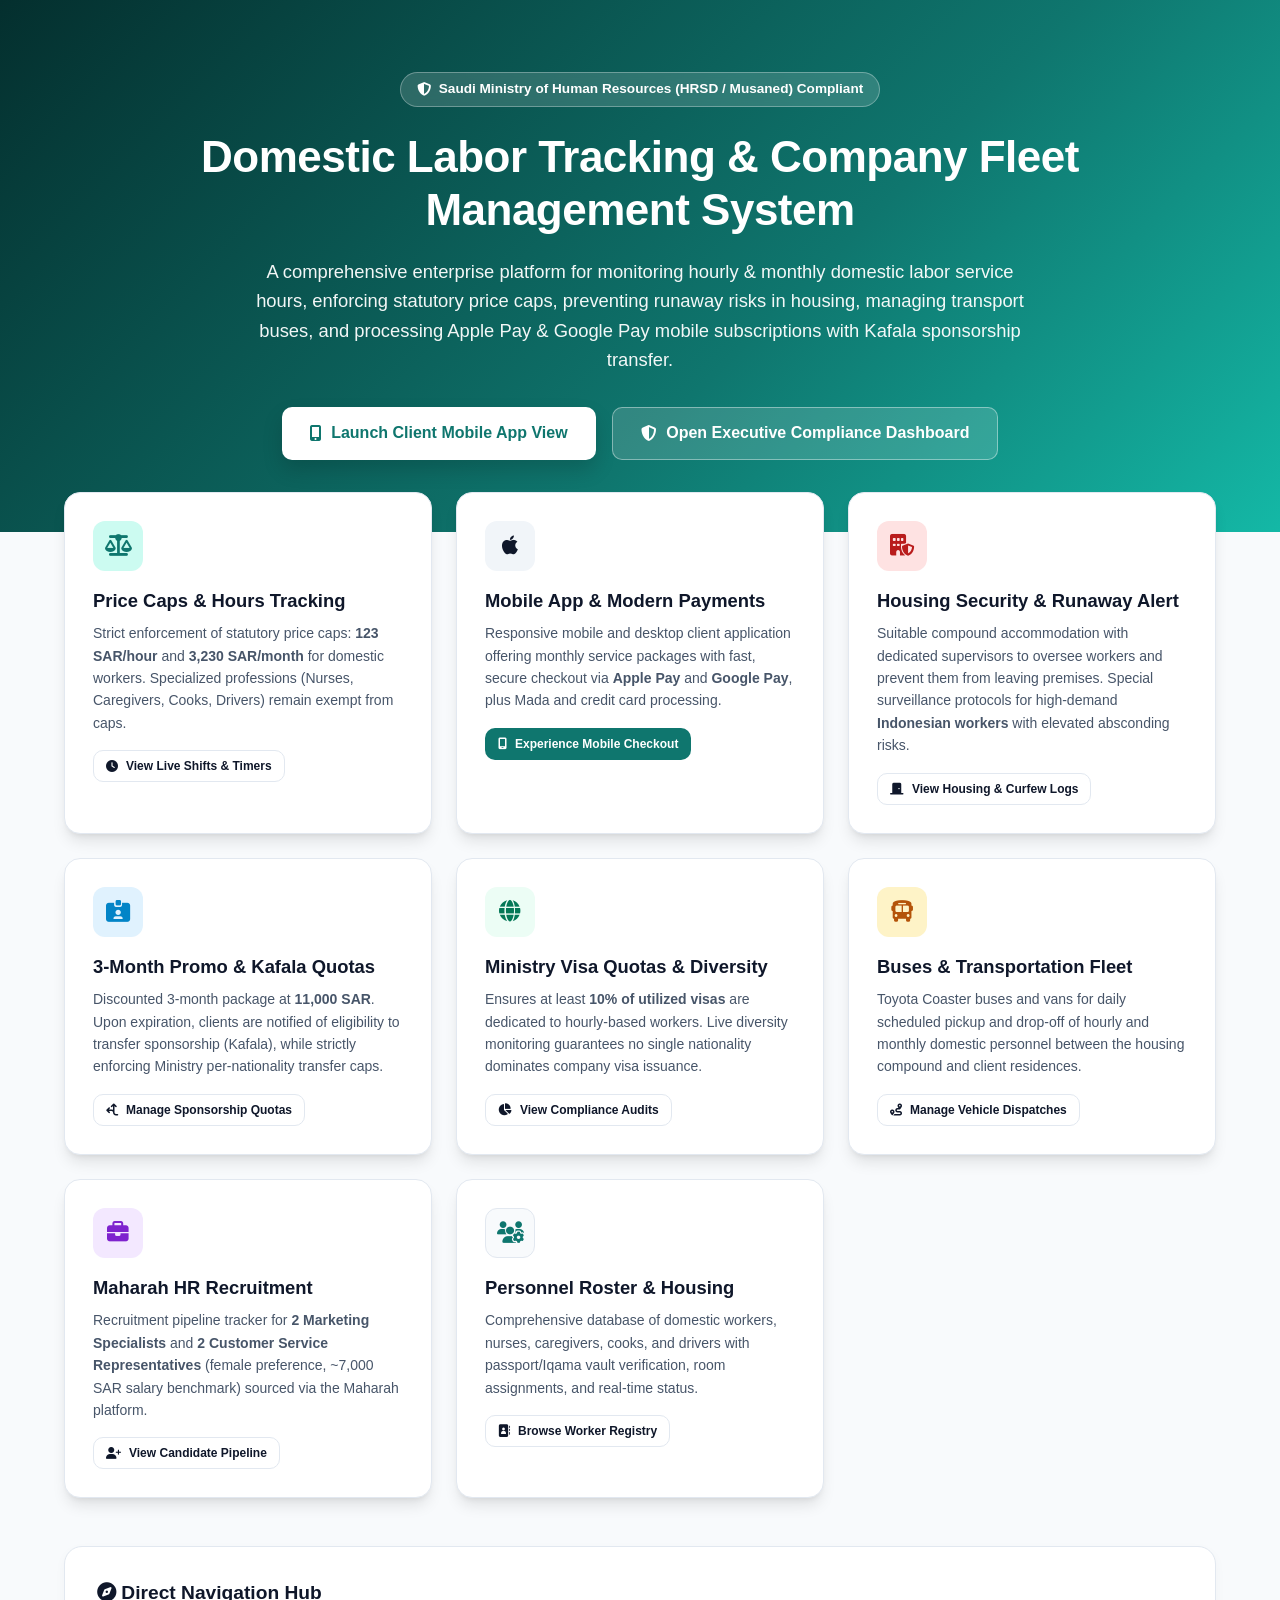
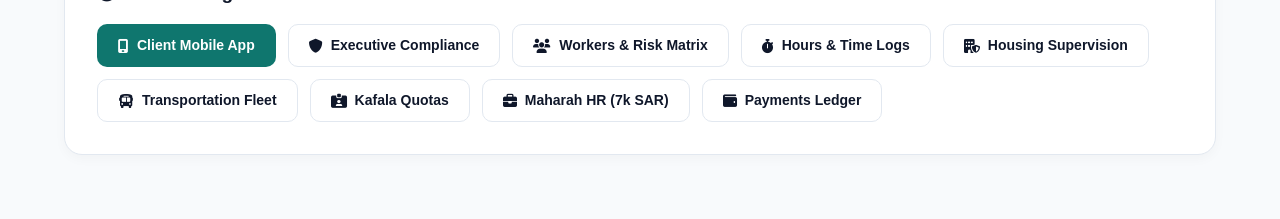
<file: index.html>
<!DOCTYPE html>
<html lang="en" dir="ltr">
<head>
    <meta charset="UTF-8">
    <meta name="viewport" content="width=device-width, initial-scale=1.0">
    <title>SAFWA Domestic Worker Tracking & Labor Management System | منصة صفوة لإدارة وتتبع العمالة المنزلية</title>
    <link rel="stylesheet" href="https://cdnjs.cloudflare.com/ajax/libs/font-awesome/6.5.1/css/all.min.css">
    <link href="https://fonts.googleapis.com/css2?family=Cairo:wght@400;600;700;800&family=Inter:wght@400;500;600;700;800&display=swap" rel="stylesheet">
    <link rel="stylesheet" href="assets/css/style.css">
    <style>
        .hero-section {
            background: linear-gradient(135deg, #042f2e 0%, #0f766e 60%, #14b8a6 100%);
            color: white;
            padding: 4.5rem 2rem;
            text-align: center;
            position: relative;
            overflow: hidden;
        }
        .hero-badge {
            display: inline-flex;
            align-items: center;
            gap: 0.5rem;
            background: rgba(255, 255, 255, 0.15);
            backdrop-filter: blur(8px);
            padding: 0.4rem 1rem;
            border-radius: 50px;
            font-size: 0.85rem;
            font-weight: 700;
            margin-bottom: 1.5rem;
            border: 1px solid rgba(255, 255, 255, 0.3);
        }
        .hero-title {
            font-size: 2.75rem;
            font-weight: 800;
            line-height: 1.2;
            max-width: 900px;
            margin: 0 auto 1.25rem;
            letter-spacing: -0.5px;
        }
        .hero-subtitle {
            font-size: 1.15rem;
            opacity: 0.95;
            max-width: 780px;
            margin: 0 auto 2rem;
            line-height: 1.6;
        }
        .hero-cta-group {
            display: flex;
            gap: 1rem;
            justify-content: center;
            flex-wrap: wrap;
        }
        .cta-btn-main {
            background: #ffffff;
            color: #0f766e;
            padding: 0.85rem 1.75rem;
            border-radius: var(--radius-md);
            font-weight: 700;
            text-decoration: none;
            box-shadow: 0 10px 20px rgba(0, 0, 0, 0.15);
            transition: var(--transition);
            display: inline-flex;
            align-items: center;
            gap: 0.6rem;
        }
        .cta-btn-main:hover {
            transform: translateY(-2px);
            box-shadow: 0 14px 28px rgba(0, 0, 0, 0.2);
            color: #115e59;
        }
        .cta-btn-secondary {
            background: rgba(255, 255, 255, 0.15);
            color: #ffffff;
            border: 1px solid rgba(255, 255, 255, 0.4);
            padding: 0.85rem 1.75rem;
            border-radius: var(--radius-md);
            font-weight: 700;
            text-decoration: none;
            transition: var(--transition);
            display: inline-flex;
            align-items: center;
            gap: 0.6rem;
        }
        .cta-btn-secondary:hover {
            background: rgba(255, 255, 255, 0.25);
            color: #ffffff;
        }
        .feature-grid {
            display: grid;
            grid-template-columns: repeat(auto-fit, minmax(320px, 1fr));
            gap: 1.5rem;
            margin-top: -2.5rem;
            position: relative;
            z-index: 10;
        }
        .feature-card {
            background: var(--bg-card);
            border: 1px solid var(--border-color);
            border-radius: var(--radius-lg);
            padding: 1.75rem;
            box-shadow: var(--shadow-lg);
            transition: var(--transition);
        }
        .feature-card:hover {
            transform: translateY(-4px);
            box-shadow: var(--shadow-xl);
        }
        .feature-icon-wrapper {
            width: 50px;
            height: 50px;
            border-radius: 12px;
            display: flex;
            align-items: center;
            justify-content: center;
            font-size: 1.35rem;
            margin-bottom: 1rem;
        }
    </style>
</head>
<body>

<!-- Hero Section -->
<header class="hero-section">
    <div class="hero-badge">
        <i class="fa-solid fa-shield-halved"></i> Saudi Ministry of Human Resources (HRSD / Musaned) Compliant
    </div>
    <h1 class="hero-title">
        Domestic Labor Tracking & Company Fleet Management System
    </h1>
    <p class="hero-subtitle">
        A comprehensive enterprise platform for monitoring hourly & monthly domestic labor service hours, enforcing statutory price caps, preventing runaway risks in housing, managing transport buses, and processing Apple Pay & Google Pay mobile subscriptions with Kafala sponsorship transfer.
    </p>

    <div class="hero-cta-group">
        <a href="app/index.html" class="cta-btn-main">
            <i class="fa-solid fa-mobile-screen-button"></i> Launch Client Mobile App View
        </a>
        <a href="admin/index.html" class="cta-btn-secondary">
            <i class="fa-solid fa-shield-halved"></i> Open Executive Compliance Dashboard
        </a>
    </div>
</header>

<!-- Main Container -->
<div style="max-width: 1200px; margin: 0 auto; padding: 0 1.5rem 4rem;">

    <!-- System Highlights Grid -->
    <div class="feature-grid">

        <!-- 1. Price Caps & Service Tracking -->
        <div class="feature-card">
            <div class="feature-icon-wrapper" style="background:#ccfbf1; color:#0f766e;">
                <i class="fa-solid fa-scale-balanced"></i>
            </div>
            <h3 style="font-size:1.15rem; font-weight:700; margin-bottom:0.5rem;">Price Caps & Hours Tracking</h3>
            <p style="font-size:0.875rem; color:#475569; line-height:1.6; margin-bottom:1rem;">
                Strict enforcement of statutory price caps: <strong>123 SAR/hour</strong> and <strong>3,230 SAR/month</strong> for domestic workers. Specialized professions (Nurses, Caregivers, Cooks, Drivers) remain exempt from caps.
            </p>
            <a href="admin/time-tracking.html" class="btn btn-outline btn-sm w-100"><i class="fa-solid fa-clock"></i> View Live Shifts & Timers</a>
        </div>

        <!-- 2. Mobile App, Apple Pay & Google Pay -->
        <div class="feature-card">
            <div class="feature-icon-wrapper" style="background:#f1f5f9; color:#0f172a;">
                <i class="fa-brands fa-apple"></i>
            </div>
            <h3 style="font-size:1.15rem; font-weight:700; margin-bottom:0.5rem;">Mobile App & Modern Payments</h3>
            <p style="font-size:0.875rem; color:#475569; line-height:1.6; margin-bottom:1rem;">
                Responsive mobile and desktop client application offering monthly service packages with fast, secure checkout via <strong>Apple Pay</strong> and <strong>Google Pay</strong>, plus Mada and credit card processing.
            </p>
            <a href="app/index.html" class="btn btn-primary btn-sm w-100"><i class="fa-solid fa-mobile-screen"></i> Experience Mobile Checkout</a>
        </div>

        <!-- 3. Housing Supervision & Indonesian Runaway Protection -->
        <div class="feature-card">
            <div class="feature-icon-wrapper" style="background:#fee2e2; color:#b91c1c;">
                <i class="fa-solid fa-building-shield"></i>
            </div>
            <h3 style="font-size:1.15rem; font-weight:700; margin-bottom:0.5rem;">Housing Security & Runaway Alert</h3>
            <p style="font-size:0.875rem; color:#475569; line-height:1.6; margin-bottom:1rem;">
                Suitable compound accommodation with dedicated supervisors to oversee workers and prevent them from leaving premises. Special surveillance protocols for high-demand <strong>Indonesian workers</strong> with elevated absconding risks.
            </p>
            <a href="admin/housing.html" class="btn btn-outline btn-sm w-100"><i class="fa-solid fa-door-closed"></i> View Housing & Curfew Logs</a>
        </div>

        <!-- 4. 11,000 SAR 3-Month Package & Kafala Quotas -->
        <div class="feature-card">
            <div class="feature-icon-wrapper" style="background:#e0f2fe; color:#0284c7;">
                <i class="fa-solid fa-id-card-clip"></i>
            </div>
            <h3 style="font-size:1.15rem; font-weight:700; margin-bottom:0.5rem;">3-Month Promo & Kafala Quotas</h3>
            <p style="font-size:0.875rem; color:#475569; line-height:1.6; margin-bottom:1rem;">
                Discounted 3-month package at <strong>11,000 SAR</strong>. Upon expiration, clients are notified of eligibility to transfer sponsorship (Kafala), while strictly enforcing Ministry per-nationality transfer caps.
            </p>
            <a href="admin/kafala.html" class="btn btn-outline btn-sm w-100"><i class="fa-solid fa-arrows-split-up-and-left"></i> Manage Sponsorship Quotas</a>
        </div>

        <!-- 5. 10% Hourly Visa & Nationality Diversity -->
        <div class="feature-card">
            <div class="feature-icon-wrapper" style="background:#ecfdf5; color:#047857;">
                <i class="fa-solid fa-globe"></i>
            </div>
            <h3 style="font-size:1.15rem; font-weight:700; margin-bottom:0.5rem;">Ministry Visa Quotas & Diversity</h3>
            <p style="font-size:0.875rem; color:#475569; line-height:1.6; margin-bottom:1rem;">
                Ensures at least <strong>10% of utilized visas</strong> are dedicated to hourly-based workers. Live diversity monitoring guarantees no single nationality dominates company visa issuance.
            </p>
            <a href="admin/index.html" class="btn btn-outline btn-sm w-100"><i class="fa-solid fa-chart-pie"></i> View Compliance Audits</a>
        </div>

        <!-- 6. Fleet & Bus Transportation -->
        <div class="feature-card">
            <div class="feature-icon-wrapper" style="background:#fef3c7; color:#b45309;">
                <i class="fa-solid fa-bus"></i>
            </div>
            <h3 style="font-size:1.15rem; font-weight:700; margin-bottom:0.5rem;">Buses & Transportation Fleet</h3>
            <p style="font-size:0.875rem; color:#475569; line-height:1.6; margin-bottom:1rem;">
                Toyota Coaster buses and vans for daily scheduled pickup and drop-off of hourly and monthly domestic personnel between the housing compound and client residences.
            </p>
            <a href="admin/fleet.html" class="btn btn-outline btn-sm w-100"><i class="fa-solid fa-route"></i> Manage Vehicle Dispatches</a>
        </div>

        <!-- 7. Maharah HR Recruitment Tracker -->
        <div class="feature-card">
            <div class="feature-icon-wrapper" style="background:#f3e8ff; color:#7e22ce;">
                <i class="fa-solid fa-briefcase"></i>
            </div>
            <h3 style="font-size:1.15rem; font-weight:700; margin-bottom:0.5rem;">Maharah HR Recruitment</h3>
            <p style="font-size:0.875rem; color:#475569; line-height:1.6; margin-bottom:1rem;">
                Recruitment pipeline tracker for <strong>2 Marketing Specialists</strong> and <strong>2 Customer Service Representatives</strong> (female preference, ~7,000 SAR salary benchmark) sourced via the Maharah platform.
            </p>
            <a href="admin/hr-maharah.html" class="btn btn-outline btn-sm w-100"><i class="fa-solid fa-user-plus"></i> View Candidate Pipeline</a>
        </div>

        <!-- 8. Workers Directory & Roster -->
        <div class="feature-card">
            <div class="feature-icon-wrapper" style="background:#f8fafc; color:#0f766e; border:1px solid #e2e8f0;">
                <i class="fa-solid fa-users-gear"></i>
            </div>
            <h3 style="font-size:1.15rem; font-weight:700; margin-bottom:0.5rem;">Personnel Roster & Housing</h3>
            <p style="font-size:0.875rem; color:#475569; line-height:1.6; margin-bottom:1rem;">
                Comprehensive database of domestic workers, nurses, caregivers, cooks, and drivers with passport/Iqama vault verification, room assignments, and real-time status.
            </p>
            <a href="admin/workers.html" class="btn btn-outline btn-sm w-100"><i class="fa-solid fa-address-book"></i> Browse Worker Registry</a>
        </div>

    </div>

    <!-- Quick Navigation Bar -->
    <div style="margin-top:3rem; background:#ffffff; border:1px solid #e2e8f0; border-radius:18px; padding:2rem; box-shadow:0 4px 12px rgba(0,0,0,0.03);">
        <h3 style="font-size:1.2rem; font-weight:800; margin-bottom:1rem; color:#0f172a;">
            <i class="fa-solid fa-compass text-primary"></i> Direct Navigation Hub
        </h3>
        <div style="display:flex; gap:0.75rem; flex-wrap:wrap;">
            <a href="app/index.html" class="btn btn-primary"><i class="fa-solid fa-mobile-screen"></i> Client Mobile App</a>
            <a href="admin/index.html" class="btn btn-outline"><i class="fa-solid fa-shield"></i> Executive Compliance</a>
            <a href="admin/workers.html" class="btn btn-outline"><i class="fa-solid fa-users"></i> Workers & Risk Matrix</a>
            <a href="admin/time-tracking.html" class="btn btn-outline"><i class="fa-solid fa-stopwatch"></i> Hours & Time Logs</a>
            <a href="admin/housing.html" class="btn btn-outline"><i class="fa-solid fa-building-shield"></i> Housing Supervision</a>
            <a href="admin/fleet.html" class="btn btn-outline"><i class="fa-solid fa-bus"></i> Transportation Fleet</a>
            <a href="admin/kafala.html" class="btn btn-outline"><i class="fa-solid fa-id-card-clip"></i> Kafala Quotas</a>
            <a href="admin/hr-maharah.html" class="btn btn-outline"><i class="fa-solid fa-briefcase"></i> Maharah HR (7k SAR)</a>
            <a href="admin/finance.html" class="btn btn-outline"><i class="fa-solid fa-wallet"></i> Payments Ledger</a>
        </div>
    </div>

</div>

</body>
</html>
</file>
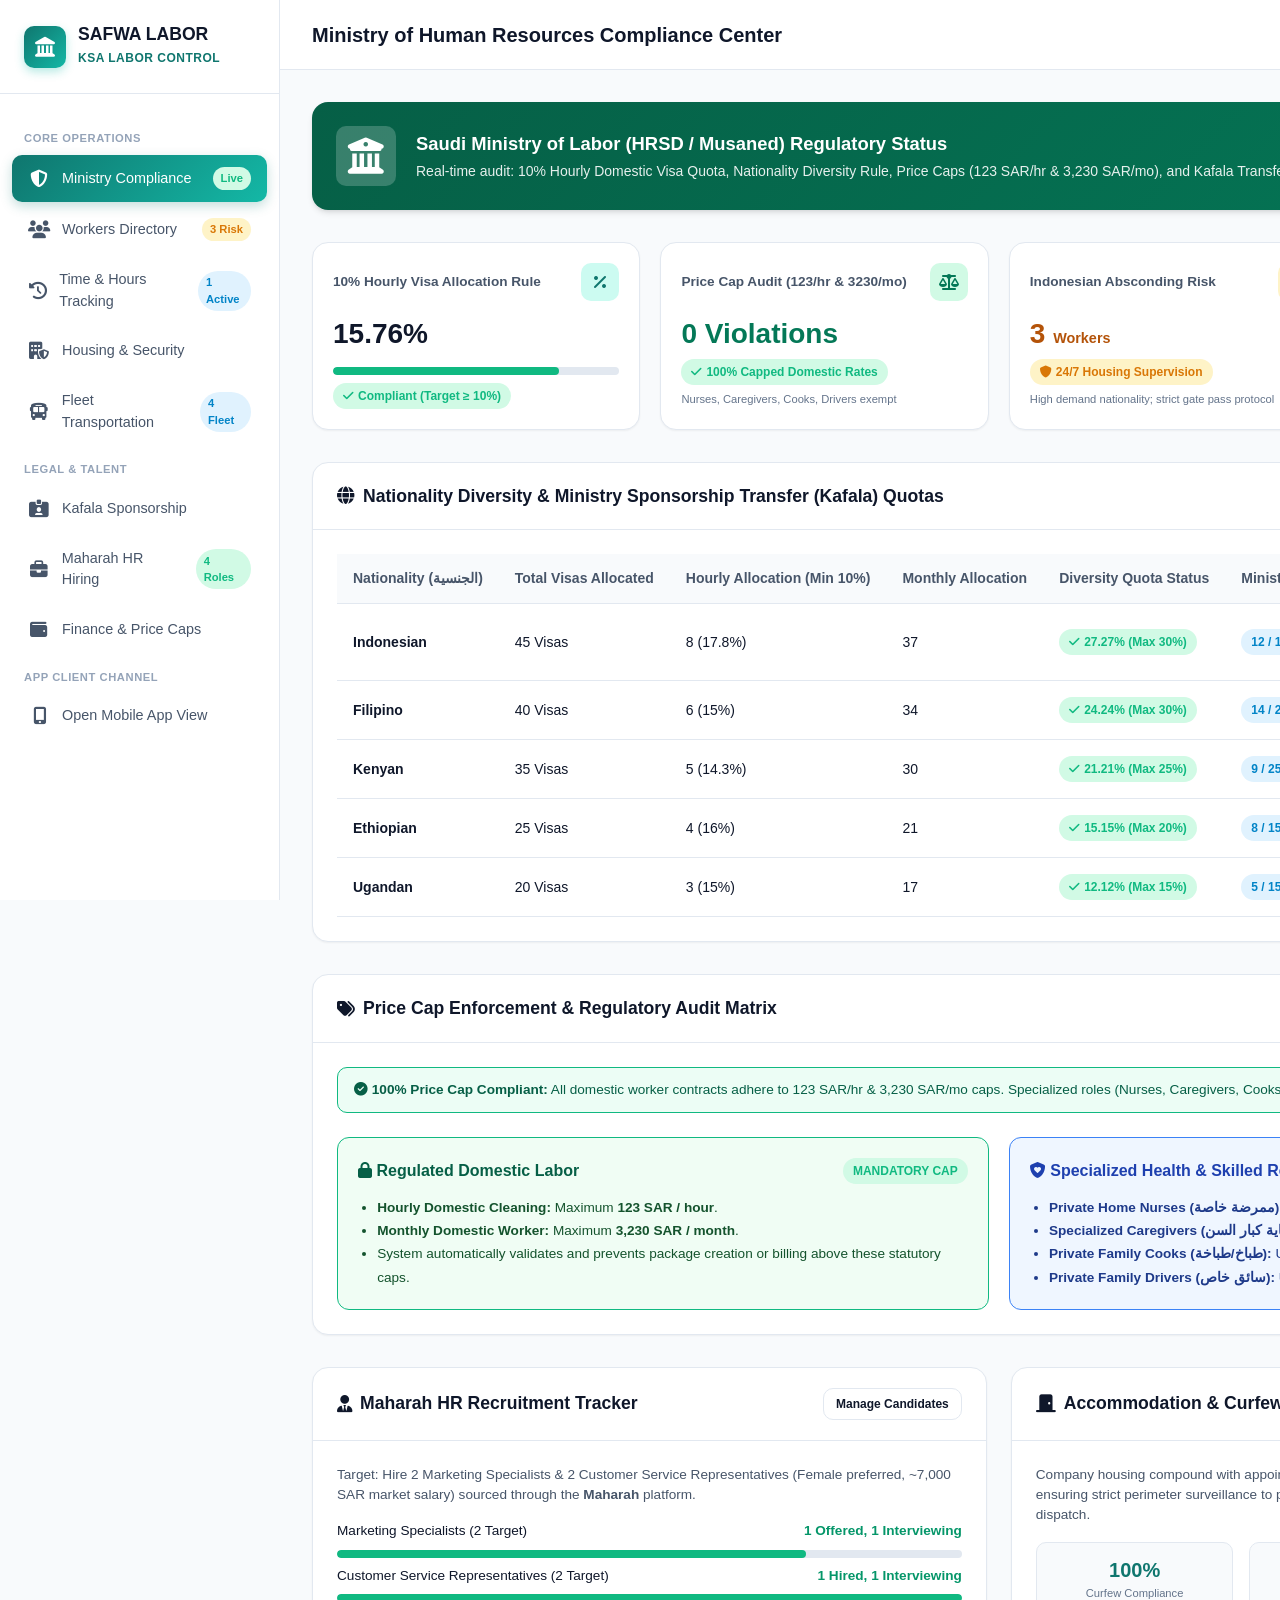
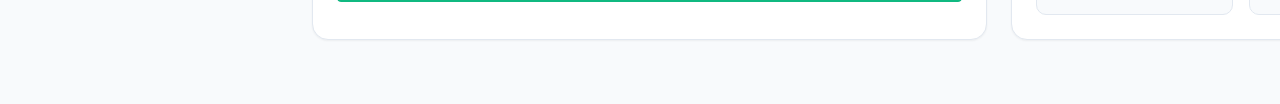
<file: admin/index.html>
<!DOCTYPE html>
<html lang="en" dir="ltr">
<head>
    <meta charset="UTF-8">
    <meta name="viewport" content="width=device-width, initial-scale=1.0">
    <title>Executive Dashboard | Ministry Compliance & Domestic Labor System</title>
    <link rel="stylesheet" href="https://cdnjs.cloudflare.com/ajax/libs/font-awesome/6.5.1/css/all.min.css">
    <link href="https://fonts.googleapis.com/css2?family=Cairo:wght@400;600;700;800&family=Inter:wght@400;500;600;700;800&display=swap" rel="stylesheet">
    <link rel="stylesheet" href="../assets/css/style.css">
</head>
<body>

<div class="app-container">
    <aside class="sidebar" id="appSidebar">
        <div class="sidebar-header">
            <div class="logo-icon"><i class="fa-solid fa-landmark"></i></div>
            <div class="logo-text"><h2>SAFWA LABOR</h2><span>KSA Labor Control</span></div>
        </div>

        <nav class="sidebar-nav">
            <div class="nav-section-title">Core Operations</div>
            <a href="index.html" class="nav-item active">
                <i class="fa-solid fa-shield-halved"></i>
                <span>Ministry Compliance</span>
                <span class="nav-badge badge-success">Live</span>
            </a>
            <a href="workers.html" class="nav-item">
                <i class="fa-solid fa-users"></i>
                <span>Workers Directory</span>
                <span class="nav-badge badge-warning">3 Risk</span>
            </a>
            <a href="time-tracking.html" class="nav-item">
                <i class="fa-solid fa-clock-rotate-left"></i>
                <span>Time & Hours Tracking</span>
                <span class="nav-badge badge-info">1 Active</span>
            </a>
            <a href="housing.html" class="nav-item">
                <i class="fa-solid fa-building-shield"></i>
                <span>Housing & Security</span>
            </a>
            <a href="fleet.html" class="nav-item">
                <i class="fa-solid fa-bus"></i>
                <span>Fleet Transportation</span>
                <span class="nav-badge badge-info">4 Fleet</span>
            </a>

            <div class="nav-section-title">Legal & Talent</div>
            <a href="kafala.html" class="nav-item">
                <i class="fa-solid fa-id-card-clip"></i>
                <span>Kafala Sponsorship</span>
            </a>
            <a href="hr-maharah.html" class="nav-item">
                <i class="fa-solid fa-briefcase"></i>
                <span>Maharah HR Hiring</span>
                <span class="nav-badge badge-success">4 Roles</span>
            </a>
            <a href="finance.html" class="nav-item">
                <i class="fa-solid fa-wallet"></i>
                <span>Finance & Price Caps</span>
            </a>

            <div class="nav-section-title">App Client Channel</div>
            <a href="../app/index.html" class="nav-item" target="_blank">
                <i class="fa-solid fa-mobile-screen-button text-primary"></i>
                <span>Open Mobile App View</span>
            </a>
        </nav>
    </aside>

    <div class="main-wrapper">
        <header class="topbar">
            <div class="topbar-left">
                <button class="menu-toggle" onclick="document.getElementById('appSidebar').classList.toggle('open')">
                    <i class="fa-solid fa-bars"></i>
                </button>
                <div class="topbar-title">
                    <h1>Ministry of Human Resources Compliance Center</h1>
                </div>
            </div>

            <div class="topbar-right">
                <button class="btn btn-outline btn-sm" onclick="toggleLanguage()">
                    <i class="fa-solid fa-globe"></i> <span>AR / EN</span>
                </button>
                <a href="../app/index.html" class="app-switcher-btn" target="_blank">
                    <i class="fa-solid fa-mobile-screen"></i> Client Mobile App
                </a>
            </div>
        </header>

        <main class="content-body">
            <div class="compliance-banner">
                <div class="compliance-banner-info">
                    <div class="compliance-banner-icon">
                        <i class="fa-solid fa-building-columns"></i>
                    </div>
                    <div class="compliance-banner-text">
                        <h3>Saudi Ministry of Labor (HRSD / Musaned) Regulatory Status</h3>
                        <p>Real-time audit: 10% Hourly Domestic Visa Quota, Nationality Diversity Rule, Price Caps (123 SAR/hr & 3,230 SAR/mo), and Kafala Transfer Quotas.</p>
                    </div>
                </div>
                <button class="btn" style="background:white; color:#065f46; font-weight:700;" onclick="loadComplianceDashboard()">
                    <i class="fa-solid fa-rotate-right"></i> Run Compliance Re-Audit
                </button>
            </div>

            <div class="stats-grid">
                <!-- 10% Hourly Rule Metric -->
                <div class="stat-card">
                    <div class="stat-card-header">
                        <span class="stat-card-title">10% Hourly Visa Allocation Rule</span>
                        <div class="stat-card-icon" style="background:#ccfbf1; color:#0f766e;">
                            <i class="fa-solid fa-percent"></i>
                        </div>
                    </div>
                    <div class="stat-card-value" id="metricHourlyRatio">15.8%</div>
                    <div class="progress-bar">
                        <div class="progress-fill" id="hourlyRatioProgress" style="width:79%; background:#10b981;"></div>
                    </div>
                    <div class="stat-card-meta" id="metricHourlyStatus">
                        <span class="badge badge-success"><i class="fa-solid fa-check"></i> Compliant (Target ≥ 10%)</span>
                    </div>
                </div>

                <!-- Price Caps Status -->
                <div class="stat-card">
                    <div class="stat-card-header">
                        <span class="stat-card-title">Price Cap Audit (123/hr & 3230/mo)</span>
                        <div class="stat-card-icon" style="background:#d1fae5; color:#047857;">
                            <i class="fa-solid fa-scale-balanced"></i>
                        </div>
                    </div>
                    <div class="stat-card-value" style="color:#047857;">0 Violations</div>
                    <div class="stat-card-meta">
                        <span class="badge badge-success"><i class="fa-solid fa-check"></i> 100% Capped Domestic Rates</span>
                    </div>
                    <div style="font-size:0.7rem; color:#64748b; margin-top:0.35rem;">Nurses, Caregivers, Cooks, Drivers exempt</div>
                </div>

                <!-- Indonesian Runaway Alert Monitor -->
                <div class="stat-card">
                    <div class="stat-card-header">
                        <span class="stat-card-title">Indonesian Absconding Risk</span>
                        <div class="stat-card-icon" style="background:#fef3c7; color:#b45309;">
                            <i class="fa-solid fa-triangle-exclamation"></i>
                        </div>
                    </div>
                    <div class="stat-card-value" style="color:#b45309;">3 <small style="font-size:0.9rem;">Workers</small></div>
                    <div class="stat-card-meta">
                        <span class="badge badge-warning"><i class="fa-solid fa-shield"></i> 24/7 Housing Supervision</span>
                    </div>
                    <div style="font-size:0.7rem; color:#64748b; margin-top:0.35rem;">High demand nationality; strict gate pass protocol</div>
                </div>

                <!-- Total Fleet & Transport -->
                <div class="stat-card">
                    <div class="stat-card-header">
                        <span class="stat-card-title">Transportation Fleet (Buses & Vans)</span>
                        <div class="stat-card-icon" style="background:#e0f2fe; color:#0284c7;">
                            <i class="fa-solid fa-bus"></i>
                        </div>
                    </div>
                    <div class="stat-card-value">4 <small style="font-size:0.9rem;">Vehicles</small></div>
                    <div class="stat-card-meta">
                        <span class="badge badge-info"><i class="fa-solid fa-route"></i> Active Daily Dispatch</span>
                    </div>
                    <div style="font-size:0.7rem; color:#64748b; margin-top:0.35rem;">Coaster Buses & HiAce Vans for hourly/monthly shifts</div>
                </div>
            </div>

            <!-- Nationality Diversity & Ministry Quotas Table Panel -->
            <div class="panel">
                <div class="panel-header">
                    <h3 class="panel-title">
                        <i class="fa-solid fa-globe text-primary"></i>
                        Nationality Diversity & Ministry Sponsorship Transfer (Kafala) Quotas
                    </h3>
                    <div class="panel-actions">
                        <span style="font-size:0.8rem; color:#64748b;">
                            <i class="fa-solid fa-info-circle"></i> Ministry Rule: No reliance on a single nationality allowed.
                        </span>
                    </div>
                </div>
                <div class="panel-body">
                    <div class="table-responsive">
                        <table class="data-table">
                            <thead>
                                <tr>
                                    <th>Nationality (الجنسية)</th>
                                    <th>Total Visas Allocated</th>
                                    <th>Hourly Allocation (Min 10%)</th>
                                    <th>Monthly Allocation</th>
                                    <th>Diversity Quota Status</th>
                                    <th>Ministry Kafala Quota (Used/Cap)</th>
                                    <th>Absconding Risk Alert</th>
                                </tr>
                            </thead>
                            <tbody id="nationalityQuotasTbody">
                            </tbody>
                        </table>
                    </div>
                </div>
            </div>

            <!-- Price Cap Compliance & Specialized Roles Exemption Panel -->
            <div class="panel">
                <div class="panel-header">
                    <h3 class="panel-title">
                        <i class="fa-solid fa-tags text-primary"></i>
                        Price Cap Enforcement & Regulatory Audit Matrix
                    </h3>
                </div>
                <div class="panel-body">
                    <div id="priceCapAuditStatus" style="margin-bottom:1.5rem;"></div>

                    <div style="display:grid; grid-template-columns: repeat(auto-fit, minmax(300px, 1fr)); gap:1.25rem;">
                        <div style="border:1px solid #10b981; background:#f0fdf4; border-radius:12px; padding:1.25rem;">
                            <div style="display:flex; justify-content:space-between; align-items:center; margin-bottom:0.75rem;">
                                <h4 style="color:#065f46; font-size:1rem; font-weight:700;">
                                    <i class="fa-solid fa-lock"></i> Regulated Domestic Labor
                                </h4>
                                <span class="badge badge-success">MANDATORY CAP</span>
                            </div>
                            <ul style="font-size:0.85rem; color:#14532d; padding-left:1.2rem; line-height:1.7;">
                                <li><strong>Hourly Domestic Cleaning:</strong> Maximum <strong>123 SAR / hour</strong>.</li>
                                <li><strong>Monthly Domestic Worker:</strong> Maximum <strong>3,230 SAR / month</strong>.</li>
                                <li>System automatically validates and prevents package creation or billing above these statutory caps.</li>
                            </ul>
                        </div>

                        <div style="border:1px solid #3b82f6; background:#eff6ff; border-radius:12px; padding:1.25rem;">
                            <div style="display:flex; justify-content:space-between; align-items:center; margin-bottom:0.75rem;">
                                <h4 style="color:#1e40af; font-size:1rem; font-weight:700;">
                                    <i class="fa-solid fa-shield-heart"></i> Specialized Health & Skilled Roles
                                </h4>
                                <span class="badge badge-info">EXEMPT FROM CAPS</span>
                            </div>
                            <ul style="font-size:0.85rem; color:#1e3a8a; padding-left:1.2rem; line-height:1.7;">
                                <li><strong>Private Home Nurses (ممرضة خاصة):</strong> Uncapped market pricing (e.g. 4,800+ SAR).</li>
                                <li><strong>Specialized Caregivers (رعاية كبار السن):</strong> Uncapped market pricing.</li>
                                <li><strong>Private Family Cooks (طباخ/طباخة):</strong> Uncapped market pricing.</li>
                                <li><strong>Private Family Drivers (سائق خاص):</strong> Uncapped market pricing.</li>
                            </ul>
                        </div>
                    </div>
                </div>
            </div>

            <div style="display:grid; grid-template-columns: repeat(auto-fit, minmax(400px, 1fr)); gap:1.5rem;">
                <div class="panel">
                    <div class="panel-header">
                        <h4 class="panel-title"><i class="fa-solid fa-user-tie text-primary"></i> Maharah HR Recruitment Tracker</h4>
                        <a href="hr-maharah.html" class="btn btn-outline btn-sm">Manage Candidates</a>
                    </div>
                    <div class="panel-body">
                        <p style="font-size:0.85rem; color:#475569; margin-bottom:1rem;">
                            Target: Hire 2 Marketing Specialists & 2 Customer Service Representatives (Female preferred, ~7,000 SAR market salary) sourced through the <strong>Maharah</strong> platform.
                        </p>
                        <div style="display:flex; justify-content:space-between; font-size:0.85rem; margin-bottom:0.5rem;">
                            <span>Marketing Specialists (2 Target)</span>
                            <strong style="color:#059669;">1 Offered, 1 Interviewing</strong>
                        </div>
                        <div class="progress-bar mb-3">
                            <div class="progress-fill" style="width:75%; background:#10b981;"></div>
                        </div>

                        <div style="display:flex; justify-content:space-between; font-size:0.85rem; margin-bottom:0.5rem;">
                            <span>Customer Service Representatives (2 Target)</span>
                            <strong style="color:#059669;">1 Hired, 1 Interviewing</strong>
                        </div>
                        <div class="progress-bar">
                            <div class="progress-fill" style="width:100%; background:#10b981;"></div>
                        </div>
                    </div>
                </div>

                <div class="panel">
                    <div class="panel-header">
                        <h4 class="panel-title"><i class="fa-solid fa-door-closed text-primary"></i> Accommodation & Curfew Security</h4>
                        <a href="housing.html" class="btn btn-outline btn-sm">Supervision Center</a>
                    </div>
                    <div class="panel-body">
                        <p style="font-size:0.85rem; color:#475569; margin-bottom:1rem;">
                            Company housing compound with appointed supervisors (Fatimah Al-Ghamdi & Nouf Al-Otaibi) ensuring strict perimeter surveillance to prevent workers from leaving the premises without authorized dispatch.
                        </p>
                        <div style="display:flex; gap:1rem; flex-wrap:wrap;">
                            <div style="flex:1; background:#f8fafc; padding:0.75rem; border-radius:10px; border:1px solid #e2e8f0; text-align:center;">
                                <div style="font-size:1.25rem; font-weight:800; color:#0f766e;">100%</div>
                                <div style="font-size:0.7rem; color:#64748b;">Curfew Compliance</div>
                            </div>
                            <div style="flex:1; background:#f8fafc; padding:0.75rem; border-radius:10px; border:1px solid #e2e8f0; text-align:center;">
                                <div style="font-size:1.25rem; font-weight:800; color:#b45309;">1 Prevented</div>
                                <div style="font-size:0.7rem; color:#64748b;">Unauthorized Gate Exits</div>
                            </div>
                            <div style="flex:1; background:#f8fafc; padding:0.75rem; border-radius:10px; border:1px solid #e2e8f0; text-align:center;">
                                <div style="font-size:1.25rem; font-weight:800; color:#10b981;">0</div>
                                <div style="font-size:0.7rem; color:#64748b;">Unreported Absconded</div>
                            </div>
                        </div>
                    </div>
                </div>
            </div>

        </main>
    </div>
</div>

<script src="../assets/js/db.js"></script>
<script src="../assets/js/admin.js"></script>
</body>
</html>
</file>
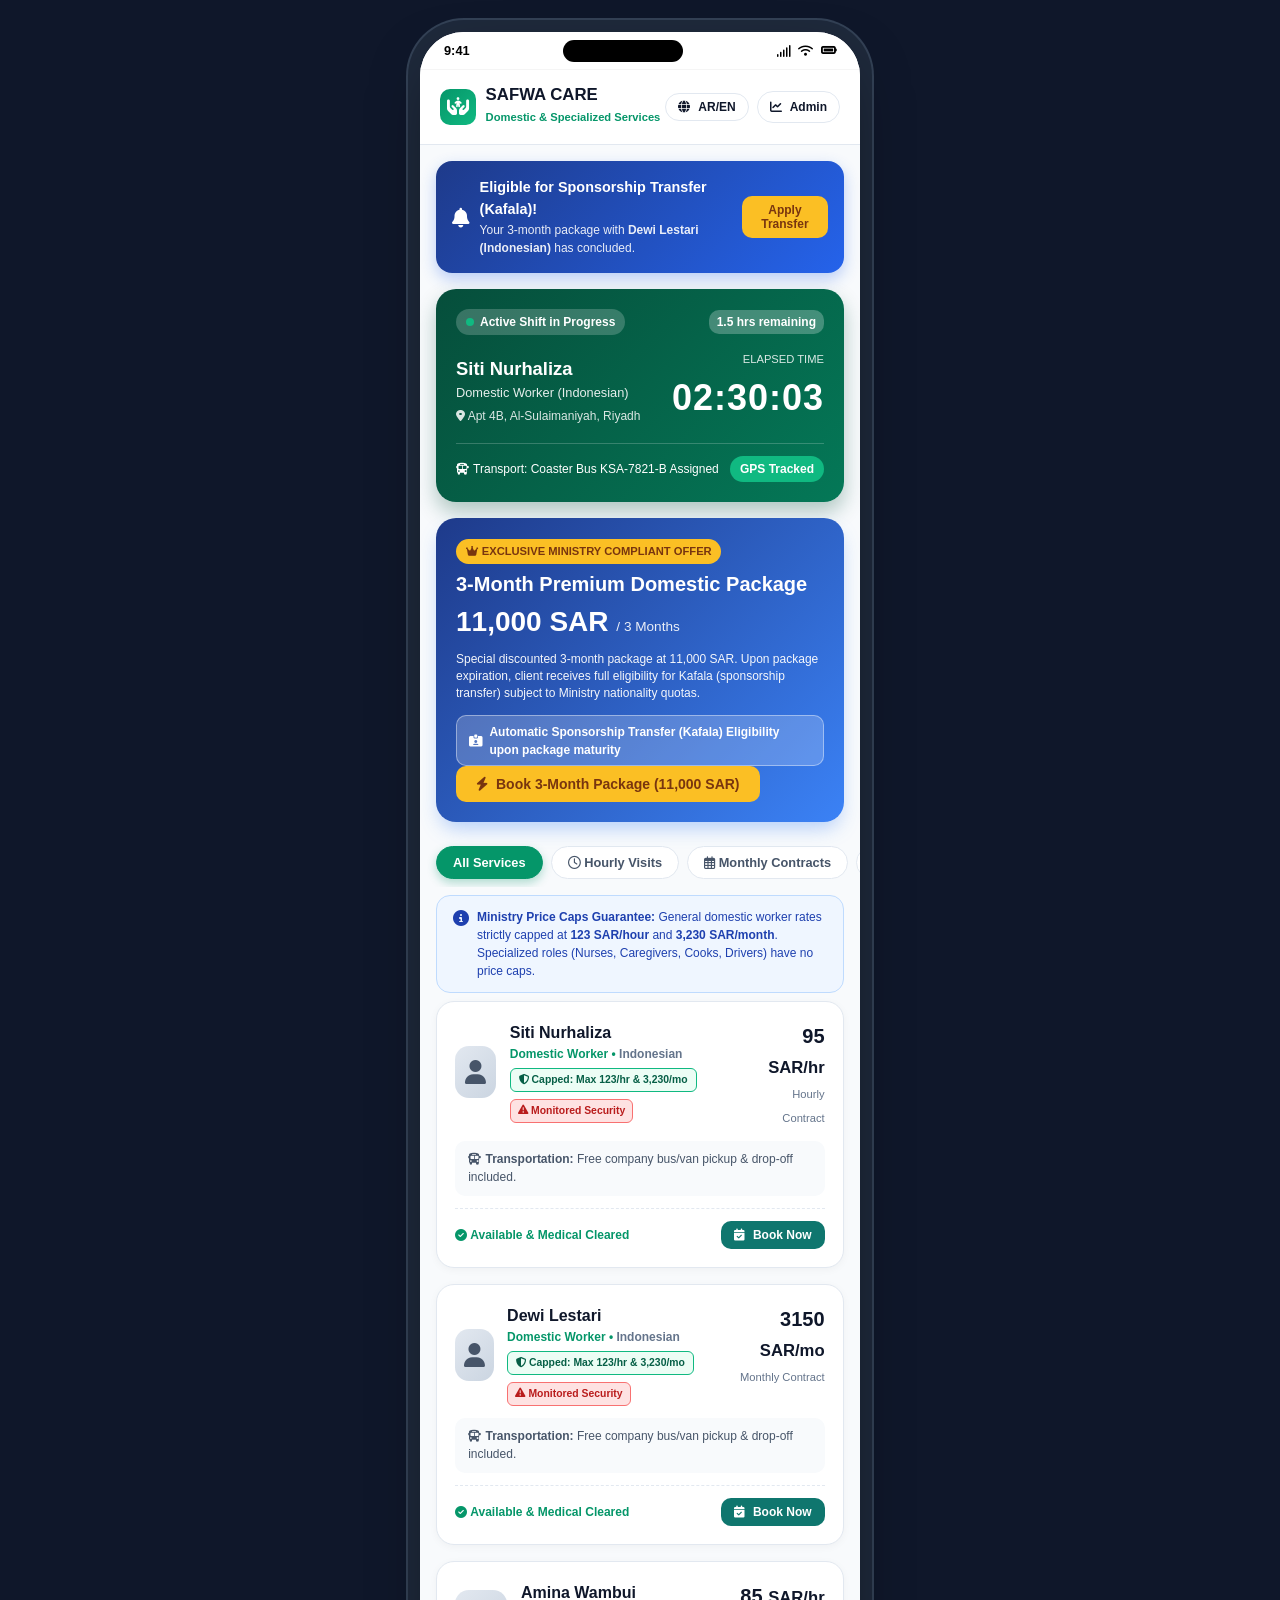
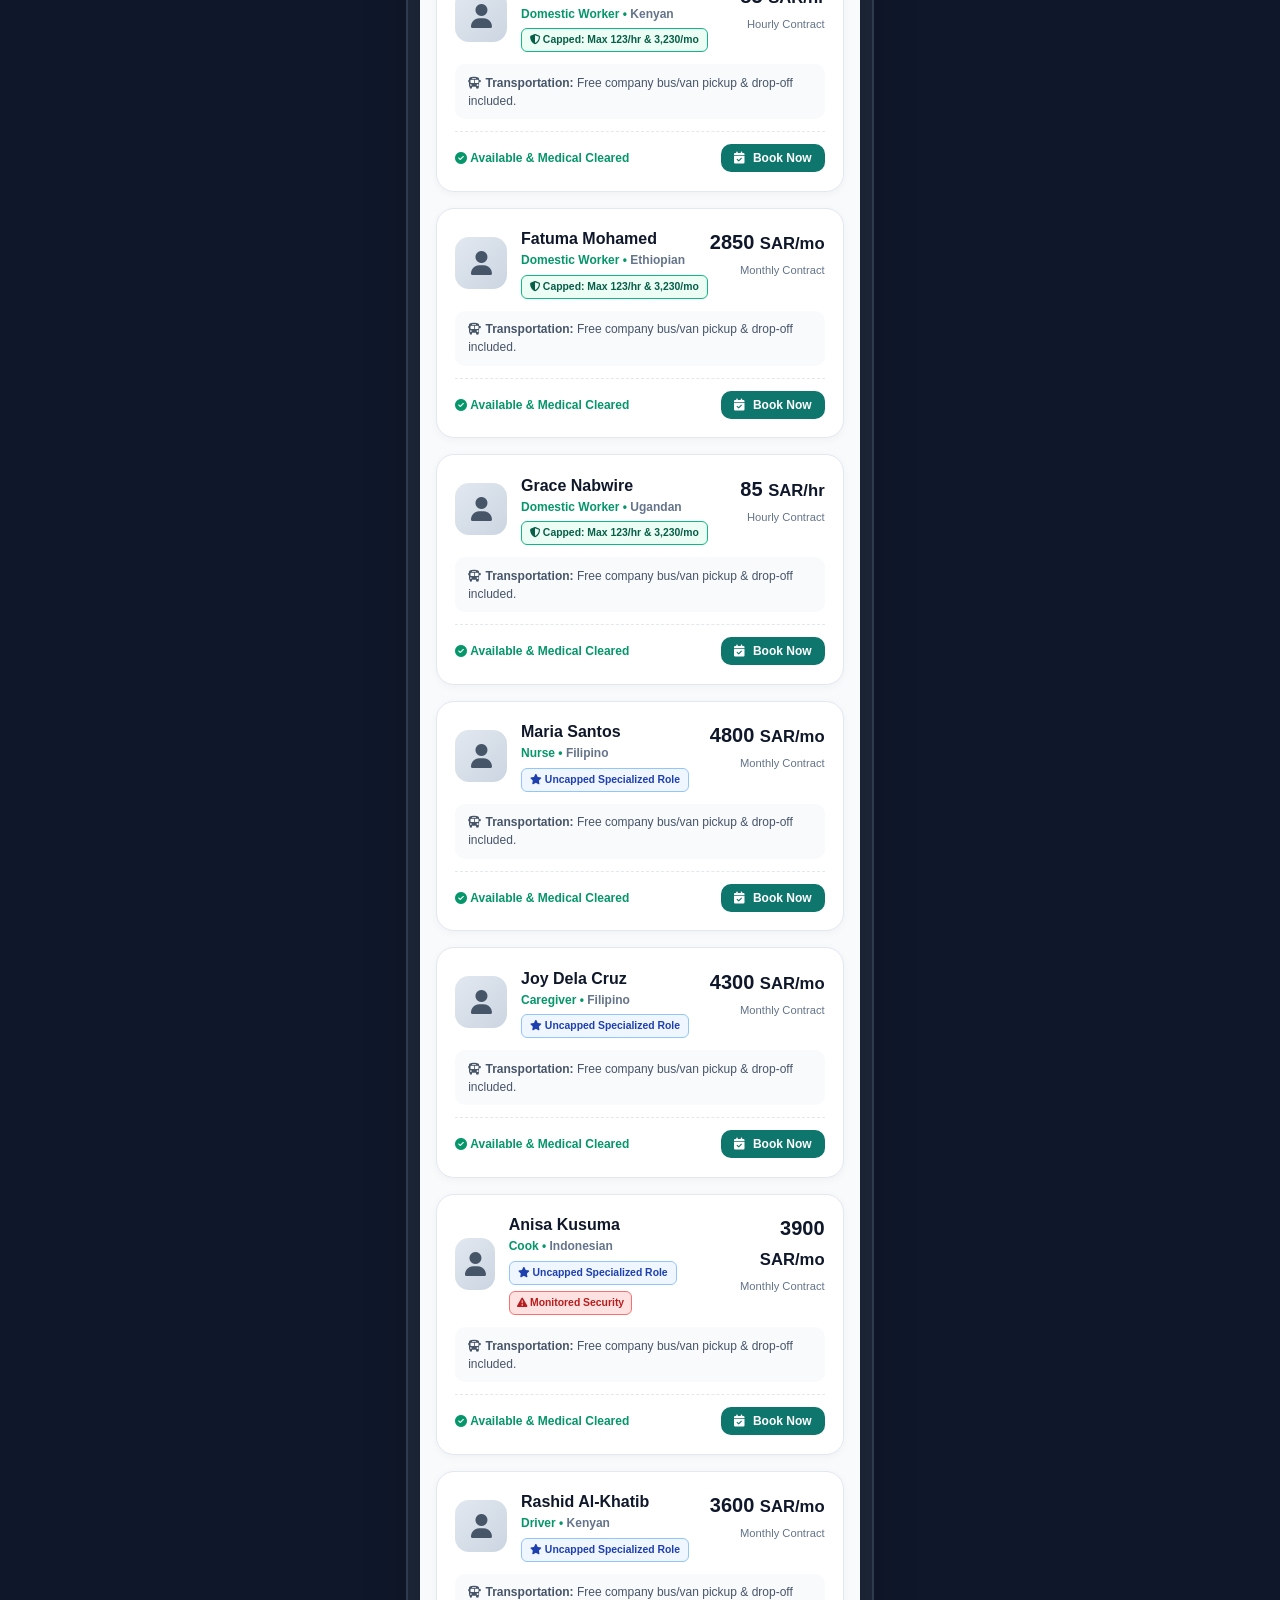
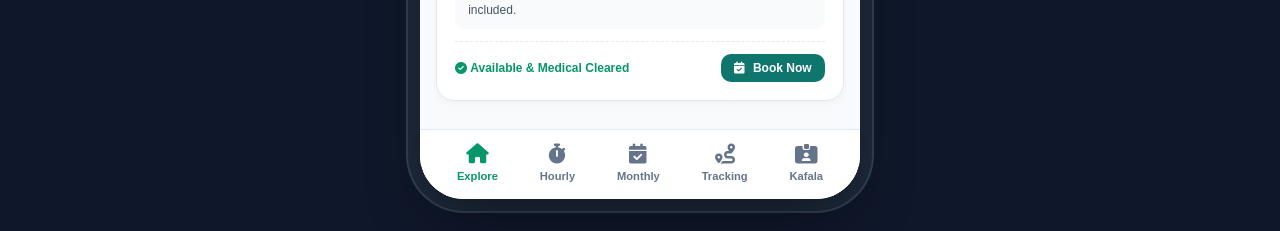
<file: app/index.html>
<!DOCTYPE html>
<html lang="en" dir="ltr">
<head>
    <meta charset="UTF-8">
    <meta name="viewport" content="width=device-width, initial-scale=1.0, maximum-scale=1.0, user-scalable=no">
    <title>Domestic Labor & Specialized Care App | تطبيق العمالة المنزلية والخدمات المتخصصة</title>
    <!-- FontAwesome & Fonts -->
    <link rel="stylesheet" href="https://cdnjs.cloudflare.com/ajax/libs/font-awesome/6.5.1/css/all.min.css">
    <link href="https://fonts.googleapis.com/css2?family=Cairo:wght@400;600;700;800&family=Inter:wght@400;500;600;700;800&display=swap" rel="stylesheet">
    <link rel="stylesheet" href="../assets/css/style.css">
    <link rel="stylesheet" href="../assets/css/mobile-app.css">
</head>
<body style="background:#0f172a; margin:0;">

<div class="mobile-preview-container">
    <div class="device-frame">
        <!-- iOS/Android Status Bar -->
        <div class="device-notch">
            <span>9:41</span>
            <div class="notch-pill"></div>
            <div>
                <i class="fa-solid fa-signal" style="font-size:0.75rem; margin-right:4px;"></i>
                <i class="fa-solid fa-wifi" style="font-size:0.75rem; margin-right:4px;"></i>
                <i class="fa-solid fa-battery-full" style="font-size:0.85rem;"></i>
            </div>
        </div>

        <!-- App Header -->
        <div class="app-header">
            <div class="app-brand">
                <div class="app-brand-logo">
                    <i class="fa-solid fa-hands-holding-child"></i>
                </div>
                <div class="app-brand-name">
                    <h3>SAFWA CARE</h3>
                    <span>Domestic & Specialized Services</span>
                </div>
            </div>
            <div style="display:flex; align-items:center; gap:0.5rem;">
                <button class="btn btn-sm btn-outline" onclick="toggleLanguage()" title="Switch Arabic/English" style="border-radius:20px; font-weight:700;">
                    <i class="fa-solid fa-globe"></i> AR/EN
                </button>
                <a href="../admin/index.html" class="btn btn-sm btn-outline" style="border-radius:20px;" title="Switch to Admin Dashboard">
                    <i class="fa-solid fa-chart-line"></i> Admin
                </a>
            </div>
        </div>

        <!-- Main Scrollable App Viewport -->
        <div class="app-viewport">

            <!-- Kafala Sponsorship Notification Banner (Shows if 3-month package matured) -->
            <div id="kafalaNotificationBanner" style="display:none;"></div>

            <!-- Active Live Service Tracking Bar -->
            <div id="liveTrackingContainer" style="display:none;">
                <div class="live-tracking-panel">
                    <div class="tracking-header">
                        <div class="live-indicator">
                            <div class="pulsing-dot"></div>
                            <span>Active Shift in Progress</span>
                        </div>
                        <span id="trackingRemaining" style="font-size:0.75rem; font-weight:600; background:rgba(255,255,255,0.25); padding:0.2rem 0.5rem; border-radius:10px;"></span>
                    </div>

                    <div style="display:flex; justify-content:space-between; align-items:center;">
                        <div>
                            <h3 id="trackingWorkerName" style="font-size:1.15rem; font-weight:800; margin:0;"></h3>
                            <div id="trackingProfession" style="font-size:0.8rem; opacity:0.9;"></div>
                            <div style="font-size:0.75rem; margin-top:0.35rem; opacity:0.85;">
                                <i class="fa-solid fa-location-dot"></i> <span id="trackingAddress"></span>
                            </div>
                        </div>
                        <div style="text-align:right;">
                            <div style="font-size:0.7rem; text-transform:uppercase; opacity:0.85;">Elapsed Time</div>
                            <div id="liveTimerDisplay" class="timer-digits">00:00:00</div>
                        </div>
                    </div>

                    <div style="margin-top:0.85rem; padding-top:0.75rem; border-top:1px solid rgba(255,255,255,0.2); display:flex; justify-content:space-between; align-items:center;">
                        <span style="font-size:0.75rem;"><i class="fa-solid fa-bus"></i> Transport: Coaster Bus KSA-7821-B Assigned</span>
                        <span class="badge" style="background:#10b981; color:white;">GPS Tracked</span>
                    </div>
                </div>
            </div>

            <!-- Featured Discounted 3-Month Package (11,000 SAR) with Kafala Eligibility -->
            <div id="featuredPromoContainer"></div>

            <!-- Filter Tabs -->
            <div class="category-tabs">
                <button class="tab-pill active" onclick="filterCategory(this, 'all')">All Services</button>
                <button class="tab-pill" onclick="filterCategory(this, 'hourly')">
                    <i class="fa-regular fa-clock"></i> Hourly Visits
                </button>
                <button class="tab-pill" onclick="filterCategory(this, 'monthly')">
                    <i class="fa-regular fa-calendar-days"></i> Monthly Contracts
                </button>
                <button class="tab-pill" onclick="filterCategory(this, 'domestic')">
                    <i class="fa-solid fa-broom"></i> Domestic Workers (Capped)
                </button>
                <button class="tab-pill" onclick="filterCategory(this, 'specialized')">
                    <i class="fa-solid fa-user-nurse"></i> Nurses & Caregivers
                </button>
            </div>

            <!-- Ministry Price Regulation Notice Card -->
            <div style="margin: 0.5rem 1rem 0; padding:0.75rem 1rem; background:#eff6ff; border:1px solid #bfdbfe; border-radius:14px; font-size:0.75rem; color:#1e40af;">
                <div style="display:flex; gap:0.5rem; align-items:flex-start;">
                    <i class="fa-solid fa-circle-info" style="font-size:1rem; margin-top:2px;"></i>
                    <div>
                        <strong>Ministry Price Caps Guarantee:</strong> General domestic worker rates strictly capped at <strong>123 SAR/hour</strong> and <strong>3,230 SAR/month</strong>. Specialized roles (Nurses, Caregivers, Cooks, Drivers) have no price caps.
                    </div>
                </div>
            </div>

            <!-- Workers & Packages Catalog -->
            <div class="cards-list" id="workersListContainer">
                <!-- Dynamically loaded via app.js -->
            </div>
        </div>

        <!-- Mobile App Bottom Navigation -->
        <div class="app-bottom-nav">
            <div class="bottom-nav-item active" onclick="loadWorkers('all')">
                <i class="fa-solid fa-house"></i>
                <span>Explore</span>
            </div>
            <div class="bottom-nav-item" onclick="loadWorkers('hourly')">
                <i class="fa-solid fa-stopwatch"></i>
                <span>Hourly</span>
            </div>
            <div class="bottom-nav-item" onclick="loadWorkers('monthly')">
                <i class="fa-solid fa-calendar-check"></i>
                <span>Monthly</span>
            </div>
            <div class="bottom-nav-item" onclick="checkActiveTracking()">
                <i class="fa-solid fa-route"></i>
                <span>Tracking</span>
            </div>
            <div class="bottom-nav-item" onclick="checkKafalaEligibility()">
                <i class="fa-solid fa-id-card-clip"></i>
                <span>Kafala</span>
            </div>
        </div>
    </div>
</div>

<!-- Slide-up Checkout & Payment Sheet (Apple Pay & Google Pay) -->
<div class="modal-overlay" id="paymentSheetOverlay" onclick="if(event.target === this) closePaymentSheet()">
    <div class="payment-sheet" id="paymentSheet">
        <div class="sheet-handle"></div>

        <div style="display:flex; justify-content:space-between; align-items:center; margin-bottom:1rem;">
            <h3 style="font-size:1.15rem; font-weight:800; margin:0;">Complete Booking</h3>
            <button class="btn-icon" style="width:32px; height:32px;" onclick="closePaymentSheet()">
                <i class="fa-solid fa-xmark"></i>
            </button>
        </div>

        <div style="margin-bottom:1.25rem;">
            <div class="order-summary-row">
                <span>Selected Service:</span>
                <strong id="summaryItemName">3-Month Domestic Package</strong>
            </div>
            <div class="order-summary-row">
                <span>Contract Duration:</span>
                <span id="summaryDuration">3 Months</span>
            </div>
            <div class="order-summary-row" id="summaryKafalaNotice" style="display:none; color:#2563eb;">
                <span><i class="fa-solid fa-id-card-clip"></i> Kafala Eligibility:</span>
                <strong>Included upon completion</strong>
            </div>
            <div class="order-summary-row">
                <span>Transportation:</span>
                <span style="color:#059669; font-weight:600;"><i class="fa-solid fa-bus"></i> Company Bus/Van Included</span>
            </div>
            <div class="order-summary-total">
                <span>Total Amount:</span>
                <span id="summaryTotal" style="color:#059669;">11,000 SAR</span>
            </div>
        </div>

        <!-- Client Contact Info -->
        <div style="display:flex; flex-direction:column; gap:0.6rem; margin-bottom:1.25rem;">
            <input type="text" id="checkoutClientName" class="form-control" placeholder="Your Full Name (اسم العميل)" value="Fahad Al-Saud">
            <input type="tel" id="checkoutClientPhone" class="form-control" placeholder="Mobile (+966 5X XXX XXXX)" value="+966 50 554 1234">
            <input type="text" id="checkoutClientAddress" class="form-control" placeholder="District & Villa/Apartment Number" value="Al-Malqa, Riyadh">
        </div>

        <!-- Payment Actions: Apple Pay & Google Pay -->
        <div style="display:flex; flex-direction:column; gap:0.75rem;">
            <button class="btn-apple-pay" onclick="processPayment('apple_pay')">
                <i class="fa-brands fa-apple"></i>
                <span>Pay with Apple Pay</span>
            </button>
            <button class="btn-google-pay" onclick="processPayment('google_pay')">
                <i class="fa-brands fa-google"></i>
                <span>Pay with Google Pay</span>
            </button>
            <button class="btn btn-outline w-100" style="height:46px; border-radius:12px; font-weight:600;" onclick="processPayment('mada')">
                <i class="fa-solid fa-credit-card"></i> Pay with Mada / Credit Card
            </button>
        </div>

        <p style="text-align:center; font-size:0.7rem; color:#94a3b8; margin-top:0.85rem; margin-bottom:0;">
            <i class="fa-solid fa-lock"></i> 256-bit Encrypted Saudi Payment Gateway (Saudi Central Bank Compliant)
        </p>
    </div>
</div>

<!-- Payment Success Modal -->
<div class="modal-overlay" id="paymentSuccessModal">
    <div class="modal-dialog" style="max-width:380px; text-align:center;">
        <div class="modal-body" style="padding:2rem 1.5rem;">
            <div style="width:65px; height:65px; background:#d1fae5; color:#059669; border-radius:50%; display:flex; align-items:center; justify-content:center; margin:0 auto 1rem; font-size:2rem;">
                <i class="fa-solid fa-check"></i>
            </div>
            <h3 style="font-size:1.3rem; font-weight:800; color:#0f172a; margin-bottom:0.25rem;">Payment Confirmed!</h3>
            <p style="font-size:0.85rem; color:#64748b; margin-bottom:1.25rem;">Processed securely via <span id="successMethodName" style="font-weight:700;">Apple Pay</span></p>

            <div style="background:#f8fafc; border-radius:14px; padding:1rem; text-align:left; font-size:0.8rem; margin-bottom:1.25rem; border:1px solid #e2e8f0;">
                <div style="display:flex; justify-content:space-between; margin-bottom:0.4rem;">
                    <span style="color:#64748b;">Booking Code:</span>
                    <strong id="successBookingCode">BK-SA-11092</strong>
                </div>
                <div style="display:flex; justify-content:space-between; margin-bottom:0.4rem;">
                    <span style="color:#64748b;">Amount Paid:</span>
                    <strong id="successAmount" style="color:#059669;">11,000 SAR</strong>
                </div>
                <div style="display:flex; justify-content:space-between;">
                    <span style="color:#64748b;">Payment Ref:</span>
                    <span id="successPaymentRef" style="font-family:monospace; font-size:0.7rem;"></span>
                </div>
            </div>

            <div id="successKafalaAlert" style="background:#eff6ff; border:1px solid #93c5fd; padding:0.75rem; border-radius:10px; font-size:0.75rem; color:#1e40af; margin-bottom:1.25rem; text-align:left;">
            </div>

            <button class="btn btn-primary w-100" onclick="closeSuccessModal(); checkActiveTracking();">
                <i class="fa-solid fa-route"></i> Track Worker & Service
            </button>
        </div>
    </div>
</div>

<!-- Kafala Sponsorship Transfer Modal -->
<div class="modal-overlay" id="kafalaModal">
    <div class="modal-dialog" style="max-width:440px;">
        <div class="modal-header">
            <h3 class="modal-title"><i class="fa-solid fa-id-card-clip text-primary"></i> Sponsorship Transfer (نقل كفالة)</h3>
            <button class="btn-icon" style="width:30px; height:30px;" onclick="closeKafalaModal()"><i class="fa-solid fa-xmark"></i></button>
        </div>
        <div class="modal-body">
            <div style="background:#f8fafc; padding:1rem; border-radius:12px; margin-bottom:1rem; font-size:0.85rem;">
                <div>Worker: <strong id="kafalaWorkerName">Dewi Lestari</strong></div>
                <div>Nationality: <strong id="kafalaNationality">Indonesian</strong></div>
                <div style="margin-top:0.5rem; color:#059669; font-weight:600;">
                    <i class="fa-solid fa-check-double"></i> 3-Month Contract Requirement Satisfied
                </div>
            </div>

            <div id="kafalaQuotaWarning" style="display:none; background:#fee2e2; border:1px solid #ef4444; color:#991b1b; padding:0.75rem; border-radius:10px; font-size:0.8rem; margin-bottom:1rem;"></div>

            <div style="font-size:0.8rem; color:#64748b; margin-bottom:1rem;">
                <i class="fa-solid fa-scale-balanced"></i> <span id="kafalaQuotaRemaining"></span>
            </div>

            <div class="form-group">
                <label class="form-label">Sponsor Saudi National ID / Resident Iqama (رقم الهوية الوطنية/الإقامة):</label>
                <input type="text" id="kafalaNationalId" class="form-control" placeholder="10XXXXXXXX" value="1098273645">
            </div>

            <div style="font-size:0.75rem; color:#64748b;">
                * By proceeding, an automated transfer request will be submitted to the Ministry of Human Resources (Musaned) portal under company quota.
            </div>
        </div>
        <div class="modal-footer">
            <button class="btn btn-outline" onclick="closeKafalaModal()">Cancel</button>
            <button class="btn btn-primary" id="btnSubmitKafala" onclick="submitKafalaTransfer()">
                <i class="fa-solid fa-paper-plane"></i> Submit Transfer Request
            </button>
        </div>
    </div>
</div>

<script src="../assets/js/db.js"></script>
<script src="../assets/js/app.js"></script>
</body>
</html>
</file>
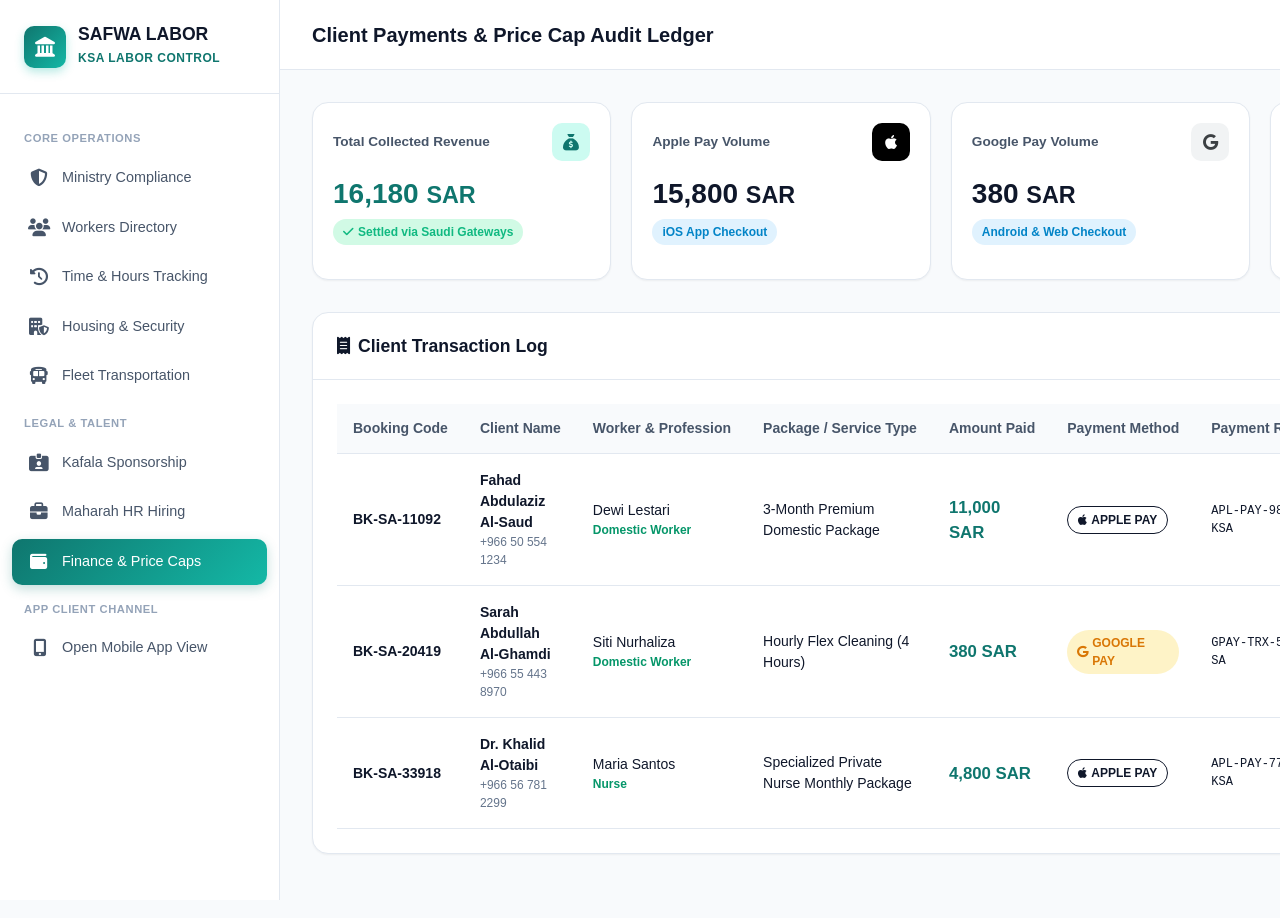
<file: admin/finance.html>
<!DOCTYPE html>
<html lang="en" dir="ltr">
<head>
    <meta charset="UTF-8">
    <meta name="viewport" content="width=device-width, initial-scale=1.0">
    <title>Financial Ledger & Price Cap Audit | SAFWA Labor Control</title>
    <link rel="stylesheet" href="https://cdnjs.cloudflare.com/ajax/libs/font-awesome/6.5.1/css/all.min.css">
    <link href="https://fonts.googleapis.com/css2?family=Cairo:wght@400;600;700;800&family=Inter:wght@400;500;600;700;800&display=swap" rel="stylesheet">
    <link rel="stylesheet" href="../assets/css/style.css">
</head>
<body>

<div class="app-container">
    <aside class="sidebar" id="appSidebar">
        <div class="sidebar-header">
            <div class="logo-icon"><i class="fa-solid fa-landmark"></i></div>
            <div class="logo-text"><h2>SAFWA LABOR</h2><span>KSA Labor Control</span></div>
        </div>
        <nav class="sidebar-nav">
            <div class="nav-section-title">Core Operations</div>
            <a href="index.html" class="nav-item"><i class="fa-solid fa-shield-halved"></i><span>Ministry Compliance</span></a>
            <a href="workers.html" class="nav-item"><i class="fa-solid fa-users"></i><span>Workers Directory</span></a>
            <a href="time-tracking.html" class="nav-item"><i class="fa-solid fa-clock-rotate-left"></i><span>Time & Hours Tracking</span></a>
            <a href="housing.html" class="nav-item"><i class="fa-solid fa-building-shield"></i><span>Housing & Security</span></a>
            <a href="fleet.html" class="nav-item"><i class="fa-solid fa-bus"></i><span>Fleet Transportation</span></a>
            <div class="nav-section-title">Legal & Talent</div>
            <a href="kafala.html" class="nav-item"><i class="fa-solid fa-id-card-clip"></i><span>Kafala Sponsorship</span></a>
            <a href="hr-maharah.html" class="nav-item"><i class="fa-solid fa-briefcase"></i><span>Maharah HR Hiring</span></a>
            <a href="finance.html" class="nav-item active"><i class="fa-solid fa-wallet"></i><span>Finance & Price Caps</span></a>
            <div class="nav-section-title">App Client Channel</div>
            <a href="../app/index.html" class="nav-item" target="_blank"><i class="fa-solid fa-mobile-screen-button text-primary"></i><span>Open Mobile App View</span></a>
        </nav>
    </aside>

    <div class="main-wrapper">
        <header class="topbar">
            <div class="topbar-left">
                <button class="menu-toggle" onclick="document.getElementById('appSidebar').classList.toggle('open')"><i class="fa-solid fa-bars"></i></button>
                <div class="topbar-title"><h1>Client Payments & Price Cap Audit Ledger</h1></div>
            </div>
            <div class="topbar-right">
                <button class="btn btn-outline btn-sm" onclick="toggleLanguage()"><i class="fa-solid fa-globe"></i> AR / EN</button>
            </div>
        </header>

        <main class="content-body">
            <!-- Payment Channel Stats Grid -->
            <div class="stats-grid">
                <div class="stat-card">
                    <div class="stat-card-header">
                        <span class="stat-card-title">Total Collected Revenue</span>
                        <div class="stat-card-icon" style="background:#ccfbf1; color:#0f766e;"><i class="fa-solid fa-sack-dollar"></i></div>
                    </div>
                    <div class="stat-card-value" style="color:#0f766e;" id="financeTotalRevenue">16,180 <small>SAR</small></div>
                    <div class="stat-card-meta">
                        <span class="badge badge-success"><i class="fa-solid fa-check"></i> Settled via Saudi Gateways</span>
                    </div>
                </div>

                <div class="stat-card">
                    <div class="stat-card-header">
                        <span class="stat-card-title">Apple Pay Volume</span>
                        <div class="stat-card-icon" style="background:#000; color:#fff;"><i class="fa-brands fa-apple"></i></div>
                    </div>
                    <div class="stat-card-value" id="financeApplePayVolume">15,800 <small>SAR</small></div>
                    <div class="stat-card-meta">
                        <span class="badge badge-info">iOS App Checkout</span>
                    </div>
                </div>

                <div class="stat-card">
                    <div class="stat-card-header">
                        <span class="stat-card-title">Google Pay Volume</span>
                        <div class="stat-card-icon" style="background:#f1f3f4; color:#3c4043;"><i class="fa-brands fa-google"></i></div>
                    </div>
                    <div class="stat-card-value" id="financeGooglePayVolume">380 <small>SAR</small></div>
                    <div class="stat-card-meta">
                        <span class="badge badge-info">Android & Web Checkout</span>
                    </div>
                </div>

                <div class="stat-card">
                    <div class="stat-card-header">
                        <span class="stat-card-title">Price Cap Audit Status</span>
                        <div class="stat-card-icon" style="background:#d1fae5; color:#047857;"><i class="fa-solid fa-shield-check"></i></div>
                    </div>
                    <div class="stat-card-value" style="color:#047857; font-size:1.4rem;">100% Compliant</div>
                    <div class="stat-card-meta">
                        <span class="badge badge-success">Zero Violations</span>
                    </div>
                    <div style="font-size:0.7rem; color:#64748b; margin-top:0.35rem;">Domestic: ≤123/hr & ≤3230/mo</div>
                </div>
            </div>

            <!-- Transactions Table -->
            <div class="panel">
                <div class="panel-header">
                    <h3 class="panel-title"><i class="fa-solid fa-receipt text-primary"></i> Client Transaction Log</h3>
                    <div class="panel-actions">
                        <span class="badge badge-info" id="financeTxCountBadge">3 Transactions Recorded</span>
                    </div>
                </div>
                <div class="panel-body">
                    <div class="table-responsive">
                        <table class="data-table">
                            <thead>
                                <tr>
                                    <th>Booking Code</th>
                                    <th>Client Name</th>
                                    <th>Worker & Profession</th>
                                    <th>Package / Service Type</th>
                                    <th>Amount Paid</th>
                                    <th>Payment Method</th>
                                    <th>Payment Ref Token</th>
                                    <th>Kafala Status</th>
                                    <th>Date</th>
                                </tr>
                            </thead>
                            <tbody id="financeBookingsTbody">
                            </tbody>
                        </table>
                    </div>
                </div>
            </div>
        </main>
    </div>
</div>

<script src="../assets/js/db.js"></script>
<script src="../assets/js/admin.js"></script>
<script>
document.addEventListener('DOMContentLoaded', () => {
    renderFinancePage();
});

function renderFinancePage() {
    const bookings = DB.getBookings();
    document.getElementById('financeTxCountBadge').innerText = bookings.length + ' Transactions Recorded';

    let total = 0;
    let applePay = 0;
    let googlePay = 0;

    bookings.forEach(b => {
        const amt = parseFloat(b.total_amount) || 0;
        total += amt;
        if (b.payment_method === 'apple_pay') applePay += amt;
        else if (b.payment_method === 'google_pay') googlePay += amt;
    });

    document.getElementById('financeTotalRevenue').innerHTML = `${Number(total).toLocaleString()} <small>SAR</small>`;
    document.getElementById('financeApplePayVolume').innerHTML = `${Number(applePay).toLocaleString()} <small>SAR</small>`;
    document.getElementById('financeGooglePayVolume').innerHTML = `${Number(googlePay).toLocaleString()} <small>SAR</small>`;

    const tbody = document.getElementById('financeBookingsTbody');
    tbody.innerHTML = bookings.map(b => {
        let methodBadge = 'badge-info';
        let methodIcon = 'fa-credit-card';
        if (b.payment_method === 'apple_pay') {
            methodBadge = 'badge-outline';
            methodIcon = 'fa-brands fa-apple';
        } else if (b.payment_method === 'google_pay') {
            methodBadge = 'badge-warning';
            methodIcon = 'fa-brands fa-google';
        }

        return `
            <tr>
                <td><strong>${b.booking_code}</strong></td>
                <td>
                    <div><strong>${b.client_name}</strong></div>
                    <div style="font-size:0.75rem; color:#64748b;">${b.client_phone}</div>
                </td>
                <td>
                    <div>${b.worker_name}</div>
                    <div style="font-size:0.75rem; color:#059669; font-weight:600;">${b.profession || 'Domestic Worker'}</div>
                </td>
                <td>${b.package_name || (b.service_type === 'hourly' ? 'Hourly Visit' : 'Monthly Contract')}</td>
                <td><strong style="color:#0f766e; font-size:1.05rem;">${Number(b.total_amount).toLocaleString()} SAR</strong></td>
                <td>
                    <span class="badge ${methodBadge}">
                        <i class="${methodIcon}"></i> ${b.payment_method.toUpperCase().replace('_', ' ')}
                    </span>
                </td>
                <td style="font-family:monospace; font-size:0.75rem;">${b.payment_ref}</td>
                <td>
                    ${b.kafala_status === 'eligible' || b.kafala_notified == 1 
                        ? '<span class="badge badge-warning"><i class="fa-solid fa-bell"></i> Transfer Eligible</span>' 
                        : (b.kafala_status === 'transfer_approved' 
                            ? '<span class="badge badge-success"><i class="fa-solid fa-check"></i> Transferred</span>' 
                            : '<span class="text-muted" style="font-size:0.75rem;">None</span>')}
                </td>
                <td>${(b.created_at || '').substring(0, 10)}</td>
            </tr>
        `;
    }).join('');
}
</script>
</body>
</html>
</file>
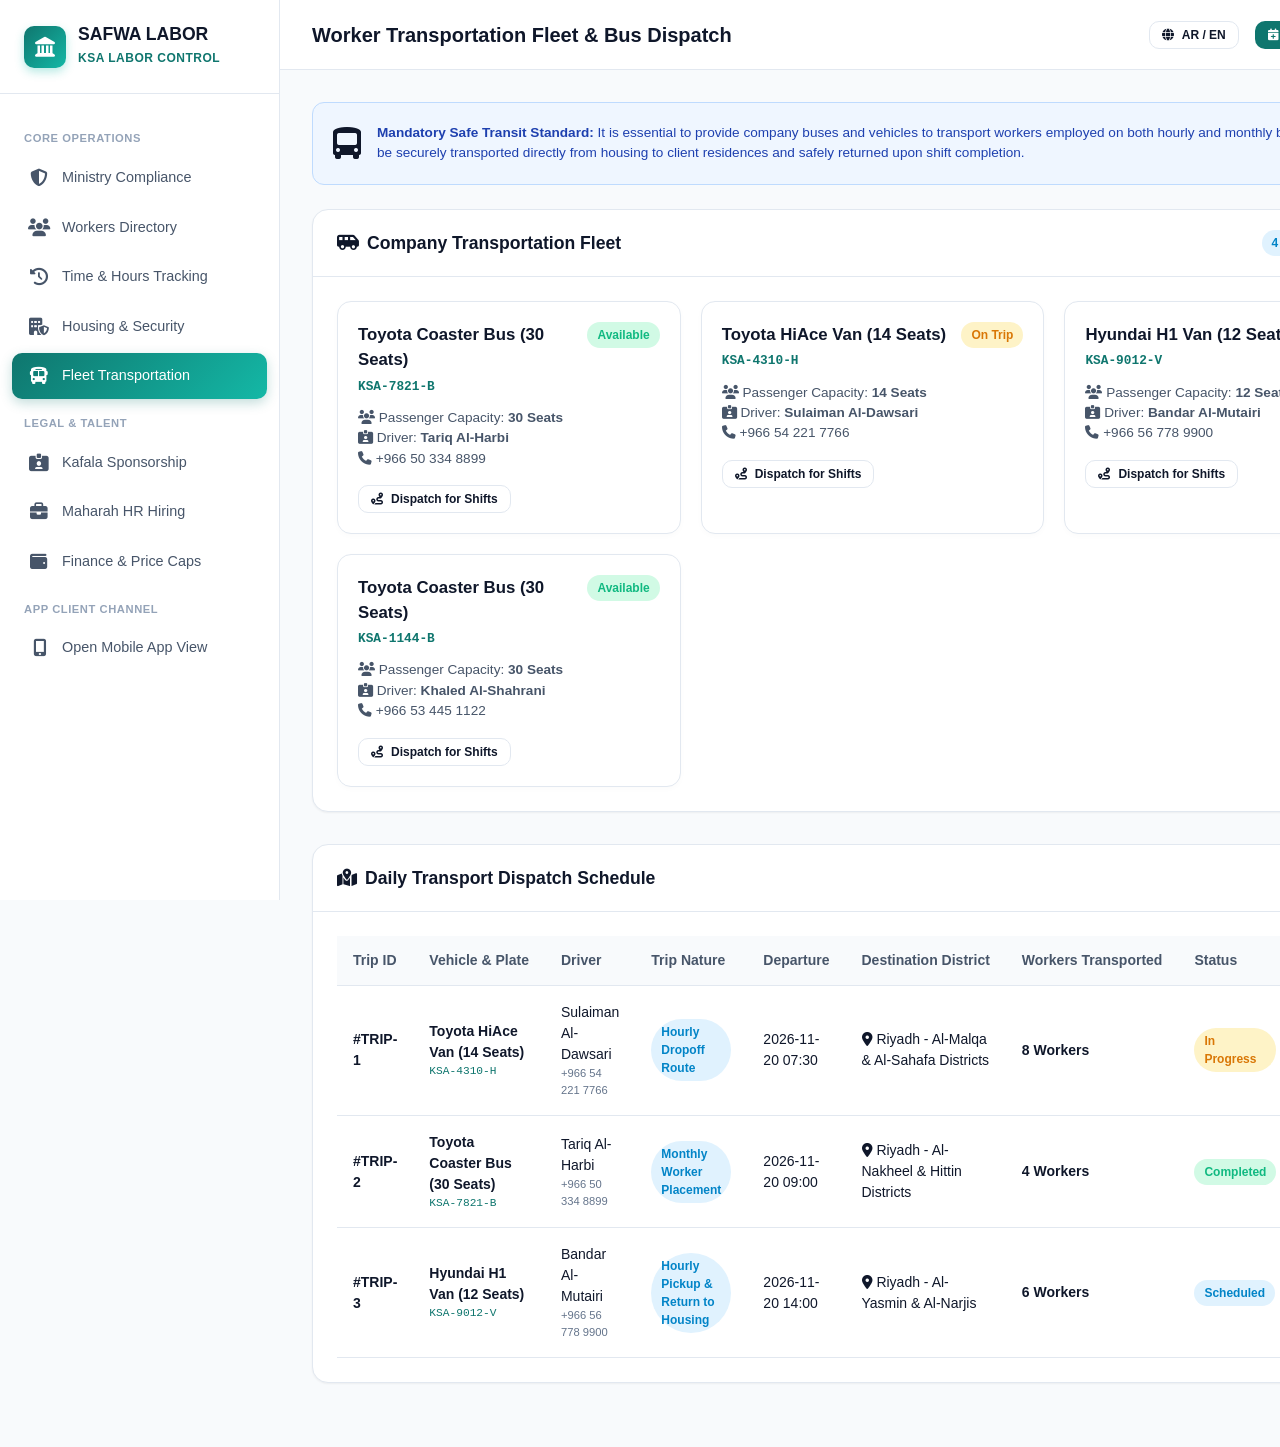
<file: admin/fleet.html>
<!DOCTYPE html>
<html lang="en" dir="ltr">
<head>
    <meta charset="UTF-8">
    <meta name="viewport" content="width=device-width, initial-scale=1.0">
    <title>Fleet & Worker Transportation | SAFWA Labor Control</title>
    <link rel="stylesheet" href="https://cdnjs.cloudflare.com/ajax/libs/font-awesome/6.5.1/css/all.min.css">
    <link href="https://fonts.googleapis.com/css2?family=Cairo:wght@400;600;700;800&family=Inter:wght@400;500;600;700;800&display=swap" rel="stylesheet">
    <link rel="stylesheet" href="../assets/css/style.css">
</head>
<body>

<div class="app-container">
    <aside class="sidebar" id="appSidebar">
        <div class="sidebar-header">
            <div class="logo-icon"><i class="fa-solid fa-landmark"></i></div>
            <div class="logo-text"><h2>SAFWA LABOR</h2><span>KSA Labor Control</span></div>
        </div>
        <nav class="sidebar-nav">
            <div class="nav-section-title">Core Operations</div>
            <a href="index.html" class="nav-item"><i class="fa-solid fa-shield-halved"></i><span>Ministry Compliance</span></a>
            <a href="workers.html" class="nav-item"><i class="fa-solid fa-users"></i><span>Workers Directory</span></a>
            <a href="time-tracking.html" class="nav-item"><i class="fa-solid fa-clock-rotate-left"></i><span>Time & Hours Tracking</span></a>
            <a href="housing.html" class="nav-item"><i class="fa-solid fa-building-shield"></i><span>Housing & Security</span></a>
            <a href="fleet.html" class="nav-item active"><i class="fa-solid fa-bus"></i><span>Fleet Transportation</span></a>
            <div class="nav-section-title">Legal & Talent</div>
            <a href="kafala.html" class="nav-item"><i class="fa-solid fa-id-card-clip"></i><span>Kafala Sponsorship</span></a>
            <a href="hr-maharah.html" class="nav-item"><i class="fa-solid fa-briefcase"></i><span>Maharah HR Hiring</span></a>
            <a href="finance.html" class="nav-item"><i class="fa-solid fa-wallet"></i><span>Finance & Price Caps</span></a>
            <div class="nav-section-title">App Client Channel</div>
            <a href="../app/index.html" class="nav-item" target="_blank"><i class="fa-solid fa-mobile-screen-button text-primary"></i><span>Open Mobile App View</span></a>
        </nav>
    </aside>

    <div class="main-wrapper">
        <header class="topbar">
            <div class="topbar-left">
                <button class="menu-toggle" onclick="document.getElementById('appSidebar').classList.toggle('open')"><i class="fa-solid fa-bars"></i></button>
                <div class="topbar-title"><h1>Worker Transportation Fleet & Bus Dispatch</h1></div>
            </div>
            <div class="topbar-right">
                <button class="btn btn-outline btn-sm" onclick="toggleLanguage()"><i class="fa-solid fa-globe"></i> AR / EN</button>
                <button class="btn btn-primary btn-sm" onclick="openScheduleTripModal()"><i class="fa-solid fa-calendar-plus"></i> Schedule Bus Dispatch</button>
            </div>
        </header>

        <main class="content-body">
            <div style="background:#eff6ff; border:1px solid #bfdbfe; border-radius:12px; padding:1.25rem; margin-bottom:1.5rem; display:flex; gap:1rem; align-items:center;">
                <i class="fa-solid fa-bus-simple text-primary" style="font-size:2rem;"></i>
                <div style="font-size:0.85rem; color:#1e40af;">
                    <strong>Mandatory Safe Transit Standard:</strong>
                    It is essential to provide company buses and vehicles to transport workers employed on both hourly and monthly bases. Workers must be securely transported directly from housing to client residences and safely returned upon shift completion.
                </div>
            </div>

            <div class="panel">
                <div class="panel-header">
                    <h3 class="panel-title"><i class="fa-solid fa-van-shuttle text-primary"></i> Company Transportation Fleet</h3>
                    <div class="panel-actions">
                        <span class="badge badge-info" id="fleetCountBadge">4 Fleet Units Available</span>
                    </div>
                </div>
                <div class="panel-body">
                    <div style="display:grid; grid-template-columns: repeat(auto-fit, minmax(260px, 1fr)); gap:1.25rem;" id="fleetGrid">
                    </div>
                </div>
            </div>

            <div class="panel">
                <div class="panel-header">
                    <h3 class="panel-title"><i class="fa-solid fa-map-location-dot text-primary"></i> Daily Transport Dispatch Schedule</h3>
                </div>
                <div class="panel-body">
                    <div class="table-responsive">
                        <table class="data-table">
                            <thead>
                                <tr>
                                    <th>Trip ID</th>
                                    <th>Vehicle & Plate</th>
                                    <th>Driver</th>
                                    <th>Trip Nature</th>
                                    <th>Departure</th>
                                    <th>Destination District</th>
                                    <th>Workers Transported</th>
                                    <th>Status</th>
                                    <th>Action</th>
                                </tr>
                            </thead>
                            <tbody id="tripsTbody">
                            </tbody>
                        </table>
                    </div>
                </div>
            </div>
        </main>
    </div>
</div>

<!-- Schedule Trip Modal -->
<div class="modal-overlay" id="scheduleTripModal">
    <div class="modal-dialog">
        <div class="modal-header">
            <h3 class="modal-title"><i class="fa-solid fa-bus text-primary"></i> Dispatch Bus / Vehicle</h3>
            <button class="btn-icon" onclick="closeScheduleTripModal()"><i class="fa-solid fa-xmark"></i></button>
        </div>
        <div class="modal-body">
            <div class="form-group">
                <label class="form-label">Select Bus / Van:</label>
                <select id="dispatchVehicle" class="form-control">
                </select>
            </div>
            <div class="form-group">
                <label class="form-label">Trip Type:</label>
                <select id="dispatchTripType" class="form-control">
                    <option value="Hourly Dropoff Route">Hourly Workers Morning Drop-Off (Client Residences)</option>
                    <option value="Hourly Pickup & Return">Hourly Workers Evening Pick-Up (Return to Housing)</option>
                    <option value="Monthly Placement">Monthly Domestic Worker Initial Placement</option>
                    <option value="Medical & Biometric Transit">Medical Examination / Jawazat Biometrics Route</option>
                </select>
            </div>
            <div class="form-group">
                <label class="form-label">Destination Area (Riyadh Districts):</label>
                <input type="text" id="dispatchDestination" class="form-control" value="Riyadh - Al-Malqa, Al-Sahafa, & Al-Yasmin" placeholder="e.g. Al-Sulaimaniyah">
            </div>
            <div class="form-group">
                <label class="form-label">Number of Workers Transported:</label>
                <input type="number" id="dispatchWorkersCount" class="form-control" value="6" min="1" max="30">
            </div>
        </div>
        <div class="modal-footer">
            <button class="btn btn-outline" onclick="closeScheduleTripModal()">Cancel</button>
            <button class="btn btn-primary" onclick="scheduleTrip()"><i class="fa-solid fa-paper-plane"></i> Confirm & Dispatch Bus</button>
        </div>
    </div>
</div>

<script src="../assets/js/db.js"></script>
<script src="../assets/js/admin.js"></script>
<script>
document.addEventListener('DOMContentLoaded', () => {
    renderFleetPage();
});

function renderFleetPage() {
    const fleet = DB.getFleet();
    document.getElementById('fleetCountBadge').innerText = fleet.length + ' Fleet Units Available';

    const fleetGrid = document.getElementById('fleetGrid');
    fleetGrid.innerHTML = fleet.map(v => `
        <div style="border:1px solid #e2e8f0; border-radius:14px; padding:1.25rem; background:#ffffff; box-shadow:0 2px 6px rgba(0,0,0,0.02);">
            <div style="display:flex; justify-content:space-between; align-items:flex-start; margin-bottom:0.75rem;">
                <div>
                    <h4 style="font-size:1.05rem; font-weight:700; margin:0;">${v.vehicle_type}</h4>
                    <div style="font-size:0.8rem; font-family:monospace; color:#0f766e; font-weight:700; margin-top:0.25rem;">${v.plate_number}</div>
                </div>
                <span class="badge ${v.current_status === 'available' ? 'badge-success' : 'badge-warning'}" style="text-transform:capitalize;">
                    ${v.current_status.replace('_', ' ')}
                </span>
            </div>

            <div style="font-size:0.85rem; color:#475569; margin-bottom:1rem;">
                <div><i class="fa-solid fa-users text-primary"></i> Passenger Capacity: <strong>${v.capacity} Seats</strong></div>
                <div><i class="fa-solid fa-id-card-clip text-info"></i> Driver: <strong>${v.driver_name}</strong></div>
                <div><i class="fa-solid fa-phone text-muted"></i> ${v.driver_phone}</div>
            </div>

            <button class="btn btn-outline btn-sm w-100" onclick="dispatchVehicleById(${v.id})">
                <i class="fa-solid fa-route"></i> Dispatch for Shifts
            </button>
        </div>
    `).join('');

    const select = document.getElementById('dispatchVehicle');
    select.innerHTML = fleet.map(v => `<option value="${v.id}">${v.vehicle_type} (${v.plate_number} - Driver: ${v.driver_name})</option>`).join('');

    const trips = DB.getTrips();
    const tripsTbody = document.getElementById('tripsTbody');
    tripsTbody.innerHTML = trips.map(t => `
        <tr>
            <td><strong>#TRIP-${t.id}</strong></td>
            <td>
                <div><strong>${t.vehicle_type}</strong></div>
                <div style="font-size:0.7rem; font-family:monospace; color:#0f766e;">${t.plate_number}</div>
            </td>
            <td>
                <div>${t.driver_name}</div>
                <div style="font-size:0.7rem; color:#64748b;">${t.driver_phone}</div>
            </td>
            <td><span class="badge badge-info">${t.trip_type}</span></td>
            <td>${(t.departure_time || '').substring(0, 16)}</td>
            <td><i class="fa-solid fa-location-dot text-danger"></i> ${t.destination_area}</td>
            <td><strong>${t.worker_count} Workers</strong></td>
            <td>
                <span class="badge ${t.status === 'completed' ? 'badge-success' : (t.status === 'in_progress' ? 'badge-warning' : 'badge-info')}" style="text-transform:capitalize;">
                    ${t.status.replace('_', ' ')}
                </span>
            </td>
            <td>
                ${t.status !== 'completed' 
                    ? `<button class="btn btn-success btn-sm" onclick="markTripCompleted(${t.id})"><i class="fa-solid fa-check"></i> Safe Return</button>` 
                    : '<span class="text-muted" style="font-size:0.75rem;"><i class="fa-solid fa-circle-check text-success"></i> Terminal Logged</span>'}
            </td>
        </tr>
    `).join('');
}

function openScheduleTripModal() {
    document.getElementById('scheduleTripModal').classList.add('active');
}
function closeScheduleTripModal() {
    document.getElementById('scheduleTripModal').classList.remove('active');
}
function dispatchVehicleById(id) {
    document.getElementById('dispatchVehicle').value = id;
    openScheduleTripModal();
}
</script>
</body>
</html>
</file>
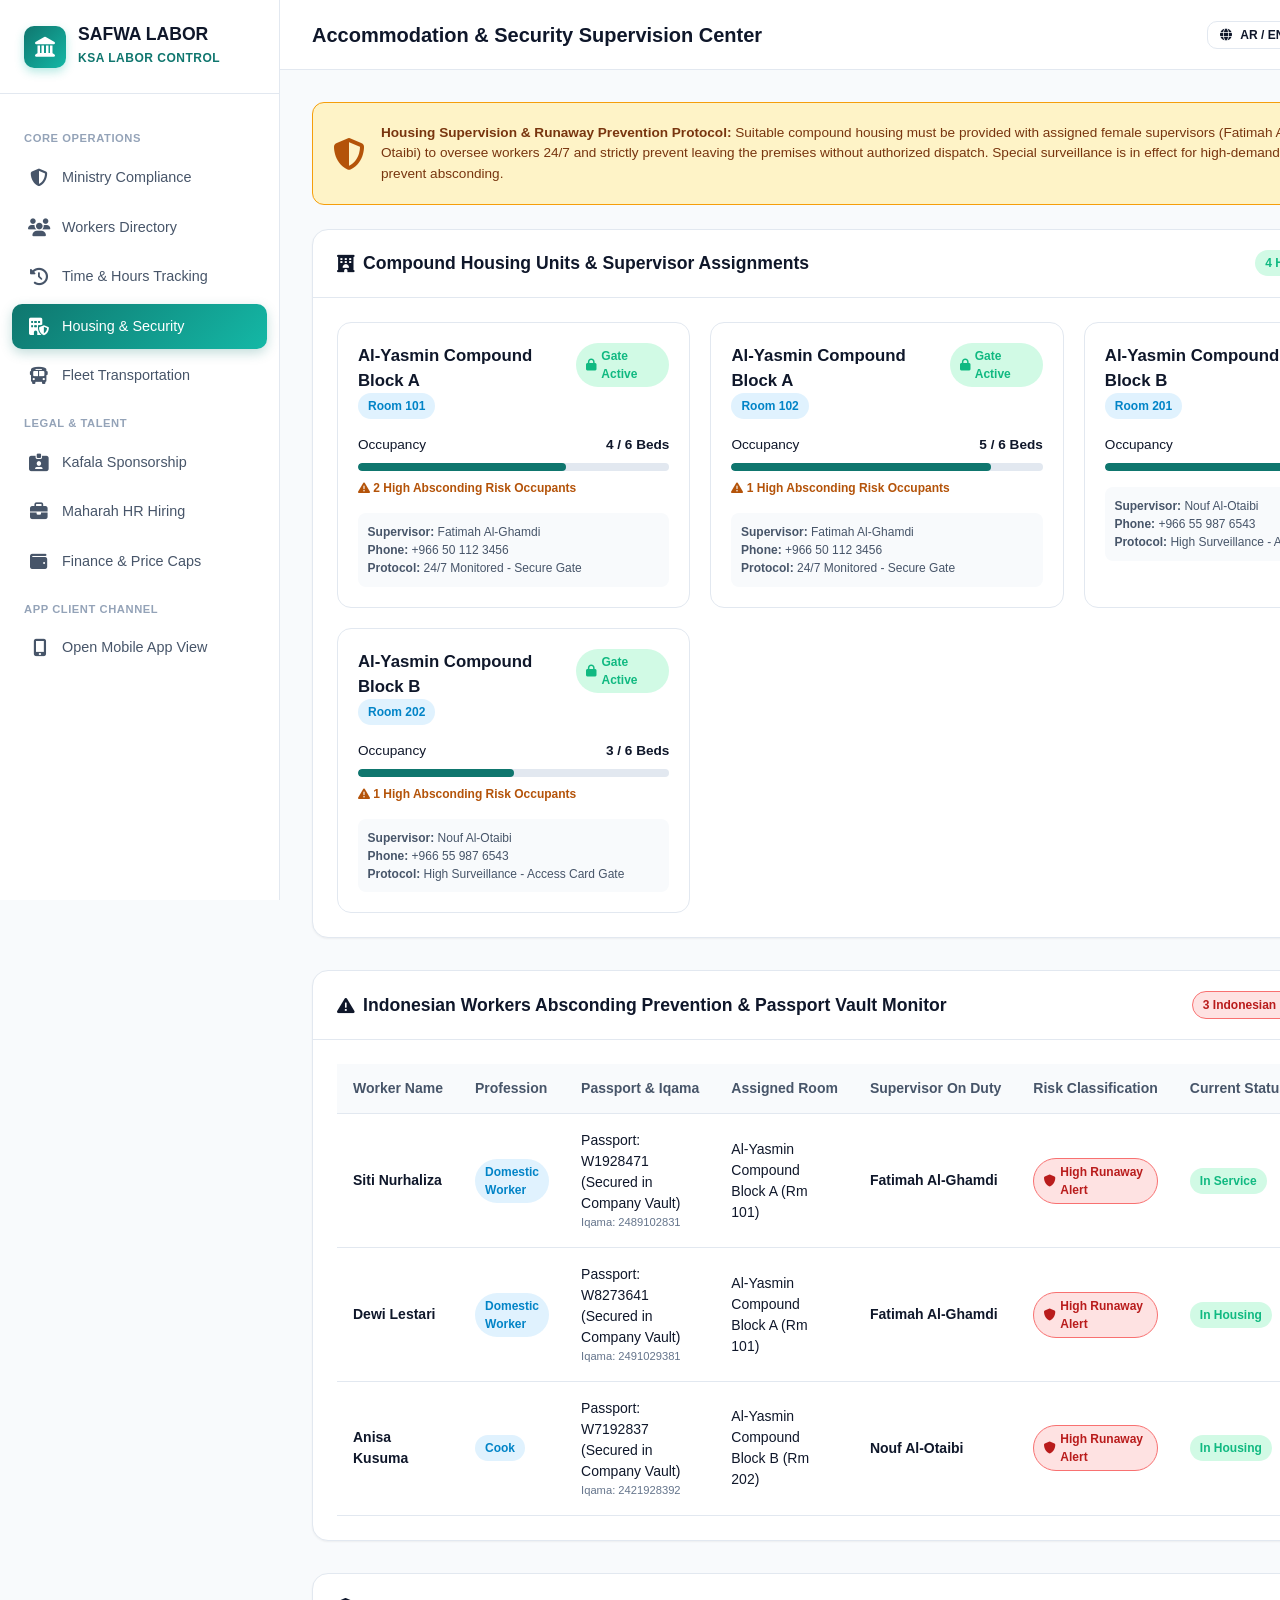
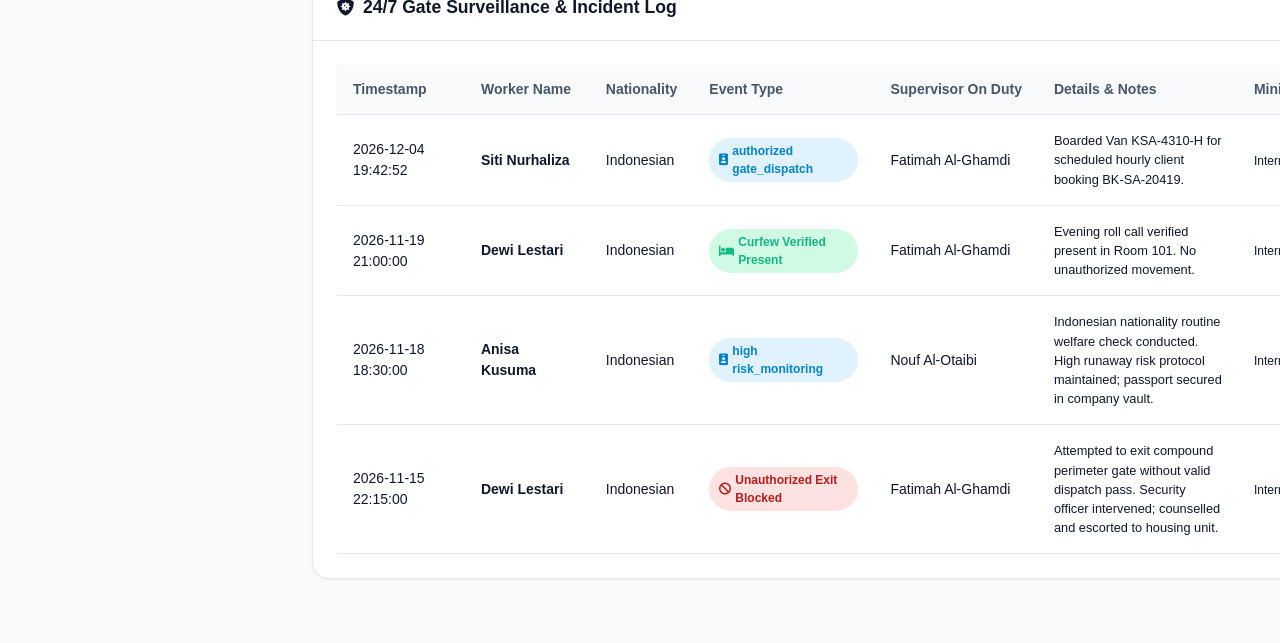
<file: admin/housing.html>
<!DOCTYPE html>
<html lang="en" dir="ltr">
<head>
    <meta charset="UTF-8">
    <meta name="viewport" content="width=device-width, initial-scale=1.0">
    <title>Accommodation & Security Oversight | SAFWA Labor Control</title>
    <link rel="stylesheet" href="https://cdnjs.cloudflare.com/ajax/libs/font-awesome/6.5.1/css/all.min.css">
    <link href="https://fonts.googleapis.com/css2?family=Cairo:wght@400;600;700;800&family=Inter:wght@400;500;600;700;800&display=swap" rel="stylesheet">
    <link rel="stylesheet" href="../assets/css/style.css">
</head>
<body>

<div class="app-container">
    <aside class="sidebar" id="appSidebar">
        <div class="sidebar-header">
            <div class="logo-icon"><i class="fa-solid fa-landmark"></i></div>
            <div class="logo-text"><h2>SAFWA LABOR</h2><span>KSA Labor Control</span></div>
        </div>
        <nav class="sidebar-nav">
            <div class="nav-section-title">Core Operations</div>
            <a href="index.html" class="nav-item"><i class="fa-solid fa-shield-halved"></i><span>Ministry Compliance</span></a>
            <a href="workers.html" class="nav-item"><i class="fa-solid fa-users"></i><span>Workers Directory</span></a>
            <a href="time-tracking.html" class="nav-item"><i class="fa-solid fa-clock-rotate-left"></i><span>Time & Hours Tracking</span></a>
            <a href="housing.html" class="nav-item active"><i class="fa-solid fa-building-shield"></i><span>Housing & Security</span></a>
            <a href="fleet.html" class="nav-item"><i class="fa-solid fa-bus"></i><span>Fleet Transportation</span></a>
            <div class="nav-section-title">Legal & Talent</div>
            <a href="kafala.html" class="nav-item"><i class="fa-solid fa-id-card-clip"></i><span>Kafala Sponsorship</span></a>
            <a href="hr-maharah.html" class="nav-item"><i class="fa-solid fa-briefcase"></i><span>Maharah HR Hiring</span></a>
            <a href="finance.html" class="nav-item"><i class="fa-solid fa-wallet"></i><span>Finance & Price Caps</span></a>
            <div class="nav-section-title">App Client Channel</div>
            <a href="../app/index.html" class="nav-item" target="_blank"><i class="fa-solid fa-mobile-screen-button text-primary"></i><span>Open Mobile App View</span></a>
        </nav>
    </aside>

    <div class="main-wrapper">
        <header class="topbar">
            <div class="topbar-left">
                <button class="menu-toggle" onclick="document.getElementById('appSidebar').classList.toggle('open')"><i class="fa-solid fa-bars"></i></button>
                <div class="topbar-title"><h1>Accommodation & Security Supervision Center</h1></div>
            </div>
            <div class="topbar-right">
                <button class="btn btn-outline btn-sm" onclick="toggleLanguage()"><i class="fa-solid fa-globe"></i> AR / EN</button>
                <button class="btn btn-danger btn-sm" onclick="openLogIncidentModal()"><i class="fa-solid fa-triangle-exclamation"></i> Log Security Alert</button>
            </div>
        </header>

        <main class="content-body">
            <div style="background:#fef3c7; border:1px solid #f59e0b; border-radius:12px; padding:1.25rem; margin-bottom:1.5rem; display:flex; gap:1rem; align-items:center;">
                <i class="fa-solid fa-shield-halved" style="font-size:2rem; color:#b45309;"></i>
                <div style="font-size:0.85rem; color:#78350f;">
                    <strong>Housing Supervision & Runaway Prevention Protocol:</strong>
                    Suitable compound housing must be provided with assigned female supervisors (Fatimah Al-Ghamdi & Nouf Al-Otaibi) to oversee workers 24/7 and strictly prevent leaving the premises without authorized dispatch.
                    Special surveillance is in effect for high-demand <strong>Indonesian workers</strong> to prevent absconding.
                </div>
            </div>

            <!-- Housing Units Grid -->
            <div class="panel">
                <div class="panel-header">
                    <h3 class="panel-title"><i class="fa-solid fa-hotel text-primary"></i> Compound Housing Units & Supervisor Assignments</h3>
                    <div class="panel-actions">
                        <span class="badge badge-success">4 Housing Blocks Monitored</span>
                    </div>
                </div>
                <div class="panel-body">
                    <div style="display:grid; grid-template-columns: repeat(auto-fit, minmax(280px, 1fr)); gap:1.25rem;" id="housingUnitsGrid">
                    </div>
                </div>
            </div>

            <!-- Indonesian Runaway Prevention Matrix -->
            <div class="panel">
                <div class="panel-header">
                    <h3 class="panel-title">
                        <i class="fa-solid fa-triangle-exclamation text-warning"></i>
                        Indonesian Workers Absconding Prevention & Passport Vault Monitor
                    </h3>
                    <div class="panel-actions">
                        <span class="badge risk-high" id="indoPersonnelBadge">3 Indonesian Personnel Under Security</span>
                    </div>
                </div>
                <div class="panel-body">
                    <div class="table-responsive">
                        <table class="data-table">
                            <thead>
                                <tr>
                                    <th>Worker Name</th>
                                    <th>Profession</th>
                                    <th>Passport & Iqama</th>
                                    <th>Assigned Room</th>
                                    <th>Supervisor On Duty</th>
                                    <th>Risk Classification</th>
                                    <th>Current Status</th>
                                    <th>Curfew Actions</th>
                                </tr>
                            </thead>
                            <tbody id="indoWorkersTbody">
                            </tbody>
                        </table>
                    </div>
                </div>
            </div>

            <!-- Security Audit & Gate Pass Incident Log -->
            <div class="panel">
                <div class="panel-header">
                    <h3 class="panel-title"><i class="fa-solid fa-shield-virus text-primary"></i> 24/7 Gate Surveillance & Incident Log</h3>
                </div>
                <div class="panel-body">
                    <div class="table-responsive">
                        <table class="data-table">
                            <thead>
                                <tr>
                                    <th>Timestamp</th>
                                    <th>Worker Name</th>
                                    <th>Nationality</th>
                                    <th>Event Type</th>
                                    <th>Supervisor On Duty</th>
                                    <th>Details & Notes</th>
                                    <th>Ministry Musaned Report</th>
                                </tr>
                            </thead>
                            <tbody id="securityLogsTbody">
                            </tbody>
                        </table>
                    </div>
                </div>
            </div>
        </main>
    </div>
</div>

<!-- Log Security Event Modal -->
<div class="modal-overlay" id="securityModal">
    <div class="modal-dialog">
        <div class="modal-header">
            <h3 class="modal-title"><i class="fa-solid fa-shield text-primary"></i> Log Compound Security Event</h3>
            <button class="btn-icon" onclick="closeSecurityModal()"><i class="fa-solid fa-xmark"></i></button>
        </div>
        <div class="modal-body">
            <div class="form-group">
                <label class="form-label">Worker:</label>
                <select id="secWorkerSelect" class="form-control">
                </select>
            </div>
            <div class="form-group">
                <label class="form-label">Event Classification:</label>
                <select id="secEventType" class="form-control">
                    <option value="curfew_roll_call">Routine Evening Curfew Roll Call (Confirmed In Room)</option>
                    <option value="unauthorized_exit_prevented">Unauthorized Gate Exit Attempt Blocked by Guard</option>
                    <option value="high_risk_monitoring">Indonesian Nationality Welfare & Risk Inspection</option>
                    <option value="absconded_reported">CRITICAL: Worker Left Premises Without Pass (Report to Ministry)</option>
                </select>
            </div>
            <div class="form-group">
                <label class="form-label">Supervisor On Duty:</label>
                <select id="secSupervisor" class="form-control">
                    <option value="Fatimah Al-Ghamdi">Fatimah Al-Ghamdi (Compound Block A)</option>
                    <option value="Nouf Al-Otaibi">Nouf Al-Otaibi (Compound Block B)</option>
                </select>
            </div>
            <div class="form-group">
                <label class="form-label">Incident Report & Security Notes:</label>
                <textarea id="secNotes" class="form-control" rows="3" placeholder="Enter incident circumstances, security intervention and actions taken..."></textarea>
            </div>
        </div>
        <div class="modal-footer">
            <button class="btn btn-outline" onclick="closeSecurityModal()">Cancel</button>
            <button class="btn btn-primary" onclick="submitModalSecurityEvent()"><i class="fa-solid fa-check"></i> Register Security Entry</button>
        </div>
    </div>
</div>

<script src="../assets/js/db.js"></script>
<script src="../assets/js/admin.js"></script>
<script>
document.addEventListener('DOMContentLoaded', () => {
    renderHousingPage();
});

function renderHousingPage() {
    const units = DB.getHousing();
    const grid = document.getElementById('housingUnitsGrid');
    grid.innerHTML = units.map(u => `
        <div style="border:1px solid #e2e8f0; border-radius:14px; padding:1.25rem; background:#ffffff;">
            <div style="display:flex; justify-content:space-between; align-items:flex-start; margin-bottom:0.75rem;">
                <div>
                    <h4 style="font-size:1.05rem; font-weight:700; margin:0;">${u.building_name}</h4>
                    <span class="badge badge-info mt-1">Room ${u.room_number}</span>
                </div>
                <span class="badge badge-success"><i class="fa-solid fa-lock"></i> Gate Active</span>
            </div>

            <div style="margin:1rem 0;">
                <div style="display:flex; justify-content:space-between; font-size:0.85rem; margin-bottom:0.35rem;">
                    <span>Occupancy</span>
                    <strong>${u.actual_occupants} / ${u.capacity} Beds</strong>
                </div>
                <div class="progress-bar">
                    <div class="progress-fill" style="width:${(u.actual_occupants/u.capacity)*100}%; background:#0f766e;"></div>
                </div>
                ${u.high_risk_count > 0 ? `
                    <div style="font-size:0.75rem; color:#b45309; font-weight:700; margin-top:0.4rem;">
                        <i class="fa-solid fa-triangle-exclamation"></i> ${u.high_risk_count} High Absconding Risk Occupants
                    </div>
                ` : ''}
            </div>

            <div style="background:#f8fafc; border-radius:8px; padding:0.6rem; font-size:0.75rem; color:#475569;">
                <div><strong>Supervisor:</strong> ${u.supervisor_name}</div>
                <div><strong>Phone:</strong> ${u.supervisor_phone}</div>
                <div><strong>Protocol:</strong> ${u.security_status}</div>
            </div>
        </div>
    `).join('');

    const indoWorkers = DB.getWorkers().filter(w => w.nationality === 'Indonesian');
    document.getElementById('indoPersonnelBadge').innerText = indoWorkers.length + ' Indonesian Personnel Under Security';

    const indoTbody = document.getElementById('indoWorkersTbody');
    indoTbody.innerHTML = indoWorkers.map(w => `
        <tr>
            <td><strong>${w.full_name}</strong></td>
            <td><span class="badge badge-info">${w.profession}</span></td>
            <td>
                <div>Passport: ${w.passport_no} (Secured in Company Vault)</div>
                <div style="font-size:0.7rem; color:#64748b;">Iqama: ${w.iqama_no}</div>
            </td>
            <td>${w.building_name || 'Al-Yasmin Compound'} (Rm ${w.room_number || '101'})</td>
            <td><strong>${w.supervisor_name || 'Fatimah Al-Ghamdi'}</strong></td>
            <td><span class="badge risk-high"><i class="fa-solid fa-shield"></i> High Runaway Alert</span></td>
            <td>
                <span class="badge badge-success" style="text-transform:capitalize;">${w.status.replace('_', ' ')}</span>
            </td>
            <td>
                <button class="btn btn-outline btn-sm" onclick="logRollCall(${w.id}, '${w.full_name}')">
                    <i class="fa-solid fa-clipboard-check"></i> Roll Call Check
                </button>
            </td>
        </tr>
    `).join('');

    const secSelect = document.getElementById('secWorkerSelect');
    secSelect.innerHTML = indoWorkers.map(w => `<option value="${w.id}">${w.full_name} (Room ${w.room_number || '101'})</option>`).join('');

    const secLogs = DB.getSecurityLogs();
    const secTbody = document.getElementById('securityLogsTbody');
    secTbody.innerHTML = secLogs.map(log => `
        <tr>
            <td>${log.logged_at}</td>
            <td><strong>${log.worker_name}</strong></td>
            <td>${log.nationality}</td>
            <td>
                ${log.event_type === 'unauthorized_exit_prevented' 
                    ? '<span class="badge badge-danger"><i class="fa-solid fa-ban"></i> Unauthorized Exit Blocked</span>' 
                    : (log.event_type === 'curfew_roll_call' 
                        ? '<span class="badge badge-success"><i class="fa-solid fa-bed"></i> Curfew Verified Present</span>' 
                        : '<span class="badge badge-info"><i class="fa-solid fa-id-badge"></i> ' + log.event_type.replace('_', ' ') + '</span>')}
            </td>
            <td>${log.supervisor_name}</td>
            <td style="max-width:300px; font-size:0.8rem;">${log.notes}</td>
            <td>
                ${log.reported_to_ministry 
                    ? '<span class="badge badge-warning"><i class="fa-solid fa-paper-plane"></i> Transmitted to HRSD</span>' 
                    : '<span class="text-muted" style="font-size:0.75rem;">Internal Log</span>'}
            </td>
        </tr>
    `).join('');
}

function openLogIncidentModal() {
    document.getElementById('securityModal').classList.add('active');
}
function closeSecurityModal() {
    document.getElementById('securityModal').classList.remove('active');
}
function logRollCall(workerId, name) {
    document.getElementById('secWorkerSelect').value = workerId;
    document.getElementById('secEventType').value = 'curfew_roll_call';
    document.getElementById('secNotes').value = `Roll call verified: ${name} present in assigned bed. Welfare satisfactory.`;
    openLogIncidentModal();
}
function submitModalSecurityEvent() {
    const workerId = document.getElementById('secWorkerSelect').value;
    submitSecurityEvent(workerId);
}
</script>
</body>
</html>
</file>
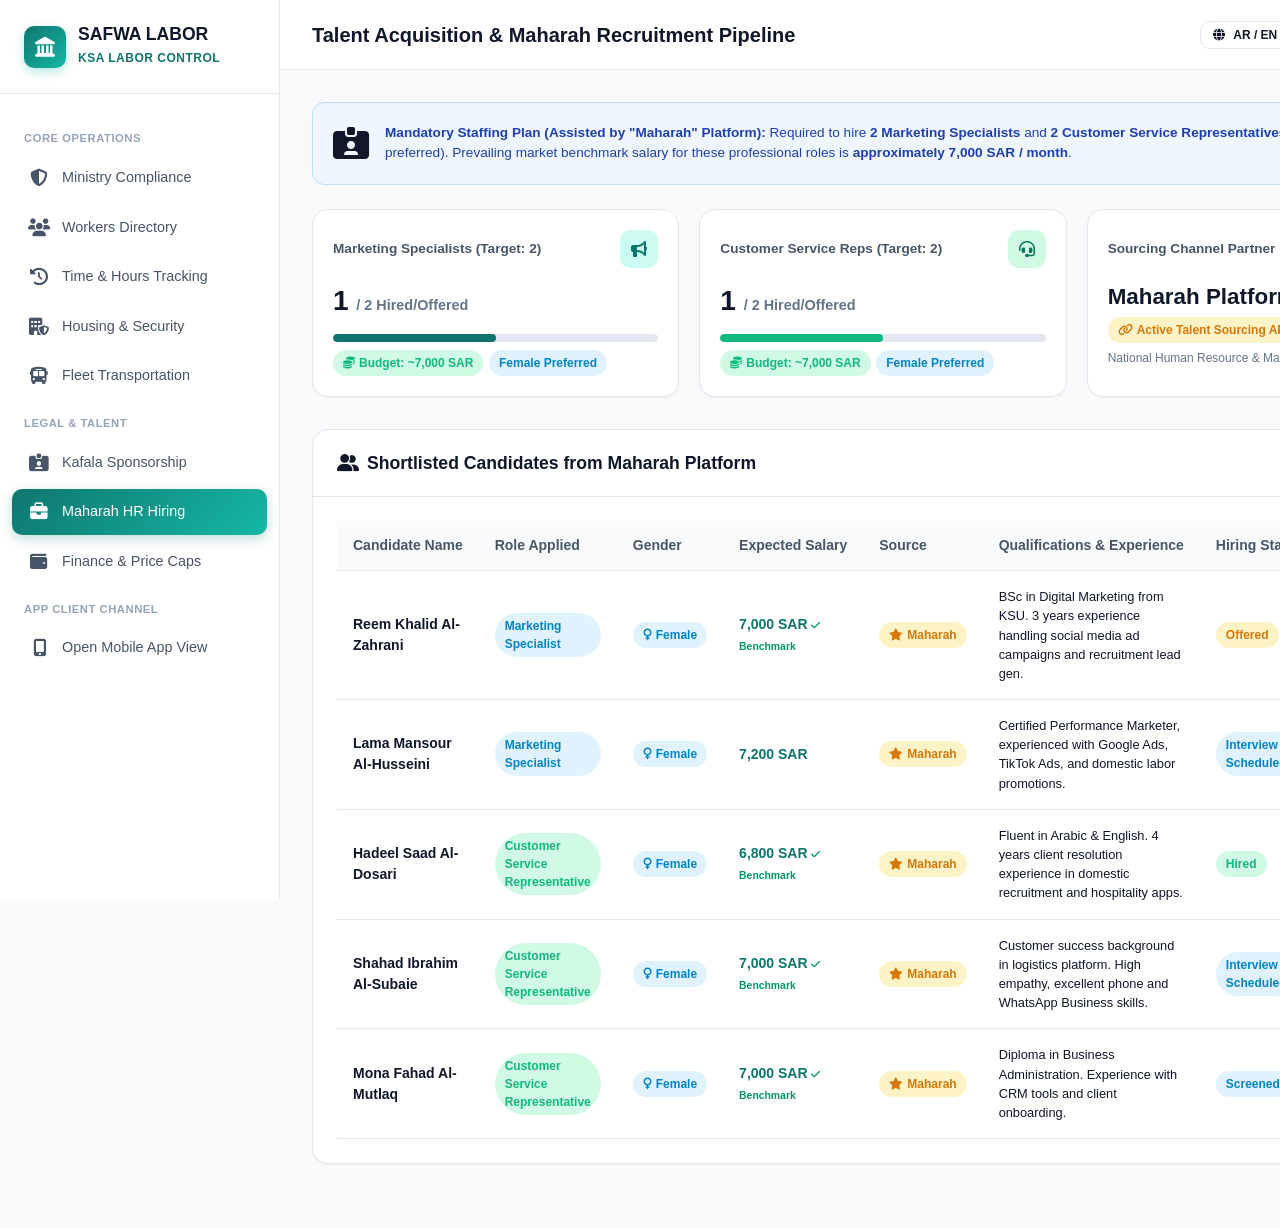
<file: admin/hr-maharah.html>
<!DOCTYPE html>
<html lang="en" dir="ltr">
<head>
    <meta charset="UTF-8">
    <meta name="viewport" content="width=device-width, initial-scale=1.0">
    <title>HR Recruitment (Maharah Platform) | SAFWA Labor Control</title>
    <link rel="stylesheet" href="https://cdnjs.cloudflare.com/ajax/libs/font-awesome/6.5.1/css/all.min.css">
    <link href="https://fonts.googleapis.com/css2?family=Cairo:wght@400;600;700;800&family=Inter:wght@400;500;600;700;800&display=swap" rel="stylesheet">
    <link rel="stylesheet" href="../assets/css/style.css">
</head>
<body>

<div class="app-container">
    <aside class="sidebar" id="appSidebar">
        <div class="sidebar-header">
            <div class="logo-icon"><i class="fa-solid fa-landmark"></i></div>
            <div class="logo-text"><h2>SAFWA LABOR</h2><span>KSA Labor Control</span></div>
        </div>
        <nav class="sidebar-nav">
            <div class="nav-section-title">Core Operations</div>
            <a href="index.html" class="nav-item"><i class="fa-solid fa-shield-halved"></i><span>Ministry Compliance</span></a>
            <a href="workers.html" class="nav-item"><i class="fa-solid fa-users"></i><span>Workers Directory</span></a>
            <a href="time-tracking.html" class="nav-item"><i class="fa-solid fa-clock-rotate-left"></i><span>Time & Hours Tracking</span></a>
            <a href="housing.html" class="nav-item"><i class="fa-solid fa-building-shield"></i><span>Housing & Security</span></a>
            <a href="fleet.html" class="nav-item"><i class="fa-solid fa-bus"></i><span>Fleet Transportation</span></a>
            <div class="nav-section-title">Legal & Talent</div>
            <a href="kafala.html" class="nav-item"><i class="fa-solid fa-id-card-clip"></i><span>Kafala Sponsorship</span></a>
            <a href="hr-maharah.html" class="nav-item active"><i class="fa-solid fa-briefcase"></i><span>Maharah HR Hiring</span></a>
            <a href="finance.html" class="nav-item"><i class="fa-solid fa-wallet"></i><span>Finance & Price Caps</span></a>
            <div class="nav-section-title">App Client Channel</div>
            <a href="../app/index.html" class="nav-item" target="_blank"><i class="fa-solid fa-mobile-screen-button text-primary"></i><span>Open Mobile App View</span></a>
        </nav>
    </aside>

    <div class="main-wrapper">
        <header class="topbar">
            <div class="topbar-left">
                <button class="menu-toggle" onclick="document.getElementById('appSidebar').classList.toggle('open')"><i class="fa-solid fa-bars"></i></button>
                <div class="topbar-title"><h1>Talent Acquisition & Maharah Recruitment Pipeline</h1></div>
            </div>
            <div class="topbar-right">
                <button class="btn btn-outline btn-sm" onclick="toggleLanguage()"><i class="fa-solid fa-globe"></i> AR / EN</button>
                <button class="btn btn-primary btn-sm" onclick="openAddCandidateModal()"><i class="fa-solid fa-user-plus"></i> Import Candidate</button>
            </div>
        </header>

        <main class="content-body">
            <div style="background:#eff6ff; border:1px solid #bfdbfe; border-radius:12px; padding:1.25rem; margin-bottom:1.5rem; display:flex; gap:1rem; align-items:center;">
                <i class="fa-solid fa-id-card-clip text-primary" style="font-size:2rem;"></i>
                <div style="font-size:0.85rem; color:#1e40af;">
                    <strong>Mandatory Staffing Plan (Assisted by "Maharah" Platform):</strong>
                    Required to hire <strong>2 Marketing Specialists</strong> and <strong>2 Customer Service Representatives</strong> (female candidates preferred).
                    Prevailing market benchmark salary for these professional roles is <strong>approximately 7,000 SAR / month</strong>.
                </div>
            </div>

            <!-- Target Progress Cards -->
            <div class="stats-grid">
                <div class="stat-card">
                    <div class="stat-card-header">
                        <span class="stat-card-title">Marketing Specialists (Target: 2)</span>
                        <div class="stat-card-icon" style="background:#ccfbf1; color:#0f766e;"><i class="fa-solid fa-bullhorn"></i></div>
                    </div>
                    <div class="stat-card-value" id="mktFilledValue">1 <span style="font-size:0.9rem; color:#64748b;">/ 2 Hired/Offered</span></div>
                    <div class="progress-bar">
                        <div class="progress-fill" style="width:50%; background:#0f766e;" id="mktFillBar"></div>
                    </div>
                    <div class="stat-card-meta">
                        <span class="badge badge-success"><i class="fa-solid fa-coins"></i> Budget: ~7,000 SAR</span>
                        <span class="badge badge-info">Female Preferred</span>
                    </div>
                </div>

                <div class="stat-card">
                    <div class="stat-card-header">
                        <span class="stat-card-title">Customer Service Reps (Target: 2)</span>
                        <div class="stat-card-icon" style="background:#d1fae5; color:#047857;"><i class="fa-solid fa-headset"></i></div>
                    </div>
                    <div class="stat-card-value" id="csFilledValue">2 <span style="font-size:0.9rem; color:#64748b;">/ 2 Hired/Offered</span></div>
                    <div class="progress-bar">
                        <div class="progress-fill" style="width:100%; background:#10b981;" id="csFillBar"></div>
                    </div>
                    <div class="stat-card-meta">
                        <span class="badge badge-success"><i class="fa-solid fa-coins"></i> Budget: ~7,000 SAR</span>
                        <span class="badge badge-info">Female Preferred</span>
                    </div>
                </div>

                <div class="stat-card">
                    <div class="stat-card-header">
                        <span class="stat-card-title">Sourcing Channel Partner</span>
                        <div class="stat-card-icon" style="background:#fef3c7; color:#b45309;"><i class="fa-solid fa-handshake"></i></div>
                    </div>
                    <div class="stat-card-value" style="font-size:1.4rem;">Maharah Platform</div>
                    <div class="stat-card-meta">
                        <span class="badge badge-warning"><i class="fa-solid fa-link"></i> Active Talent Sourcing API</span>
                    </div>
                    <div style="font-size:0.75rem; color:#64748b; margin-top:0.35rem;">National Human Resource & Manpower Pool</div>
                </div>
            </div>

            <!-- Candidates Pipeline Table -->
            <div class="panel">
                <div class="panel-header">
                    <h3 class="panel-title"><i class="fa-solid fa-user-group text-primary"></i> Shortlisted Candidates from Maharah Platform</h3>
                    <div class="panel-actions">
                        <span class="badge badge-success" id="candidateCountBadge">5 Profiles in Pipeline</span>
                    </div>
                </div>
                <div class="panel-body">
                    <div class="table-responsive">
                        <table class="data-table">
                            <thead>
                                <tr>
                                    <th>Candidate Name</th>
                                    <th>Role Applied</th>
                                    <th>Gender</th>
                                    <th>Expected Salary</th>
                                    <th>Source</th>
                                    <th>Qualifications & Experience</th>
                                    <th>Hiring Stage</th>
                                    <th>Action</th>
                                </tr>
                            </thead>
                            <tbody id="candidatesTbody">
                            </tbody>
                        </table>
                    </div>
                </div>
            </div>
        </main>
    </div>
</div>

<!-- Add Candidate Modal -->
<div class="modal-overlay" id="candidateModal">
    <div class="modal-dialog">
        <div class="modal-header">
            <h3 class="modal-title"><i class="fa-solid fa-user-plus text-primary"></i> Add Candidate from Maharah Platform</h3>
            <button class="btn-icon" onclick="closeCandidateModal()"><i class="fa-solid fa-xmark"></i></button>
        </div>
        <div class="modal-body">
            <div class="form-group">
                <label class="form-label">Candidate Full Name:</label>
                <input type="text" id="candName" class="form-control" placeholder="e.g. Noura Saad Al-Qahtani">
            </div>
            <div style="display:grid; grid-template-columns:1fr 1fr; gap:1rem;">
                <div class="form-group">
                    <label class="form-label">Position / Role:</label>
                    <select id="candRole" class="form-control">
                        <option value="Marketing Specialist">Marketing Specialist (تسويق)</option>
                        <option value="Customer Service Representative">Customer Service Representative (خدمة عملاء)</option>
                    </select>
                </div>
                <div class="form-group">
                    <label class="form-label">Gender (Preference: Female):</label>
                    <select id="candGender" class="form-control">
                        <option value="Female">Female (أنثى - Preferred)</option>
                        <option value="Male">Male (ذكر)</option>
                    </select>
                </div>
            </div>
            <div style="display:grid; grid-template-columns:1fr 1fr; gap:1rem;">
                <div class="form-group">
                    <label class="form-label">Expected Salary (Benchmark ~7,000 SAR):</label>
                    <input type="number" id="candSalary" class="form-control" value="7000">
                </div>
                <div class="form-group">
                    <label class="form-label">Sourcing Channel:</label>
                    <input type="text" id="candSource" class="form-control" value="Maharah Platform" readonly>
                </div>
            </div>
            <div class="form-group">
                <label class="form-label">Qualifications & Experience:</label>
                <textarea id="candQualifications" class="form-control" rows="2" placeholder="Degrees, previous CRM/marketing experience, languages..."></textarea>
            </div>
            <div class="form-group">
                <label class="form-label">Initial Interview Stage:</label>
                <select id="candStatus" class="form-control">
                    <option value="Screened">Screened / Shortlisted</option>
                    <option value="Interview Scheduled">Interview Scheduled</option>
                    <option value="Offered">Offer Extended (7,000 SAR)</option>
                    <option value="Hired">Contract Signed / Hired</option>
                </select>
            </div>
        </div>
        <div class="modal-footer">
            <button class="btn btn-outline" onclick="closeCandidateModal()">Cancel</button>
            <button class="btn btn-primary" onclick="submitNewCandidate()"><i class="fa-solid fa-check"></i> Add Candidate</button>
        </div>
    </div>
</div>

<!-- Update Status Modal -->
<div class="modal-overlay" id="statusModal">
    <div class="modal-dialog" style="max-width:380px;">
        <div class="modal-header">
            <h3 class="modal-title">Update Candidate Status</h3>
            <button class="btn-icon" onclick="closeStatusModal()"><i class="fa-solid fa-xmark"></i></button>
        </div>
        <div class="modal-body">
            <p style="font-size:0.85rem; color:#475569;">Candidate: <strong id="statusCandName"></strong></p>
            <div class="form-group">
                <label class="form-label">New Status:</label>
                <select id="newStatusSelect" class="form-control">
                    <option value="Screened">Screened</option>
                    <option value="Interview Scheduled">Interview Scheduled</option>
                    <option value="Offered">Offer Extended (7,000 SAR)</option>
                    <option value="Hired">Contract Signed / Hired</option>
                    <option value="Rejected">Declined / Not Selected</option>
                </select>
            </div>
            <div class="form-group">
                <label class="form-label">Evaluation Notes:</label>
                <input type="text" id="statusNotes" class="form-control" placeholder="Interview score, joining date, etc.">
            </div>
        </div>
        <div class="modal-footer">
            <button class="btn btn-outline" onclick="closeStatusModal()">Cancel</button>
            <button class="btn btn-primary" onclick="confirmStatusUpdate()"><i class="fa-solid fa-save"></i> Save</button>
        </div>
    </div>
</div>

<script src="../assets/js/db.js"></script>
<script src="../assets/js/admin.js"></script>
<script>
let activeCandidateId = null;

document.addEventListener('DOMContentLoaded', () => {
    renderHRPage();
});

function renderHRPage() {
    const list = DB.getHR();
    document.getElementById('candidateCountBadge').innerText = list.length + ' Profiles in Pipeline';

    let mktFilled = 0;
    let csFilled = 0;
    list.forEach(c => {
        if (c.role === 'Marketing Specialist' && (c.interview_status === 'Offered' || c.interview_status === 'Hired')) mktFilled++;
        if (c.role === 'Customer Service Representative' && (c.interview_status === 'Offered' || c.interview_status === 'Hired')) csFilled++;
    });

    document.getElementById('mktFilledValue').innerHTML = `${mktFilled} <span style="font-size:0.9rem; color:#64748b;">/ 2 Hired/Offered</span>`;
    document.getElementById('mktFillBar').style.width = (mktFilled / 2) * 100 + '%';

    document.getElementById('csFilledValue').innerHTML = `${csFilled} <span style="font-size:0.9rem; color:#64748b;">/ 2 Hired/Offered</span>`;
    document.getElementById('csFillBar').style.width = (csFilled / 2) * 100 + '%';

    const tbody = document.getElementById('candidatesTbody');
    tbody.innerHTML = list.map(c => `
        <tr>
            <td><strong>${c.candidate_name}</strong></td>
            <td>
                <span class="badge ${c.role === 'Marketing Specialist' ? 'badge-info' : 'badge-success'}">${c.role}</span>
            </td>
            <td>
                <span class="badge badge-info"><i class="fa-solid fa-venus"></i> ${c.gender}</span>
            </td>
            <td>
                <strong style="color:#0f766e;">${Number(c.expected_salary).toLocaleString()} SAR</strong>
                ${c.expected_salary <= 7000 ? '<span style="font-size:0.65rem; color:#059669; font-weight:700;"><i class="fa-solid fa-check"></i> Benchmark</span>' : ''}
            </td>
            <td><span class="badge badge-warning"><i class="fa-solid fa-star"></i> ${c.platform_source}</span></td>
            <td style="max-width:280px; font-size:0.8rem;">${c.qualifications}</td>
            <td>
                <span class="badge ${c.interview_status === 'Hired' ? 'badge-success' : (c.interview_status === 'Offered' ? 'badge-warning' : 'badge-info')}">
                    ${c.interview_status}
                </span>
            </td>
            <td>
                <button class="btn btn-outline btn-sm" onclick="updateCandidateStatus(${c.id}, '${c.candidate_name}', '${c.interview_status}')">
                    <i class="fa-solid fa-pen-to-square"></i> Status
                </button>
            </td>
        </tr>
    `).join('');
}

function openAddCandidateModal() {
    document.getElementById('candidateModal').classList.add('active');
}
function closeCandidateModal() {
    document.getElementById('candidateModal').classList.remove('active');
}
function submitNewCandidate() {
    const name = document.getElementById('candName').value;
    const role = document.getElementById('candRole').value;
    const gender = document.getElementById('candGender').value;
    const salary = parseFloat(document.getElementById('candSalary').value);
    const source = document.getElementById('candSource').value;
    const quals = document.getElementById('candQualifications').value;
    const status = document.getElementById('candStatus').value;

    if (!name) {
        alert("Please enter candidate name.");
        return;
    }

    DB.addCandidate({
        candidate_name: name,
        role: role,
        gender: gender,
        expected_salary: salary,
        platform_source: source,
        qualifications: quals,
        interview_status: status,
        notes: 'Added from Maharah platform.'
    });

    closeCandidateModal();
    renderHRPage();
}

function updateCandidateStatus(id, name, current) {
    activeCandidateId = id;
    document.getElementById('statusCandName').innerText = name;
    document.getElementById('newStatusSelect').value = current;
    document.getElementById('statusModal').classList.add('active');
}
function closeStatusModal() {
    document.getElementById('statusModal').classList.remove('active');
}
function confirmStatusUpdate() {
    const newStatus = document.getElementById('newStatusSelect').value;
    const notes = document.getElementById('statusNotes').value;
    DB.updateCandidateStatus(activeCandidateId, newStatus, notes);
    closeStatusModal();
    renderHRPage();
}
</script>
</body>
</html>
</file>
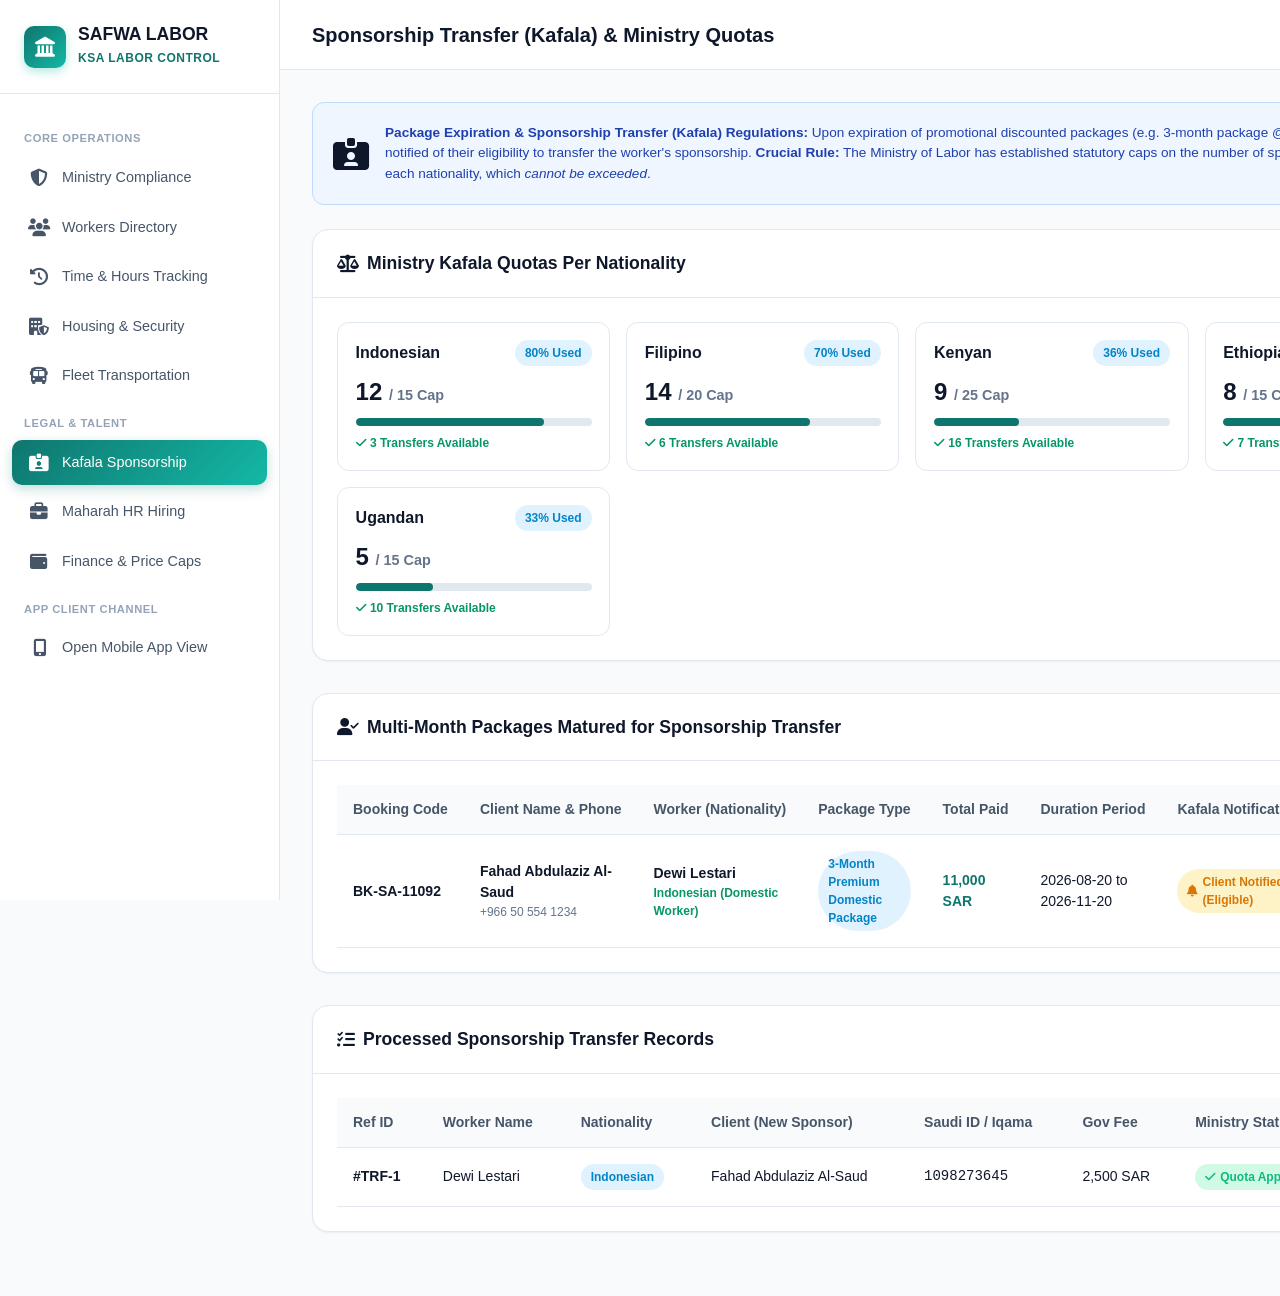
<file: admin/kafala.html>
<!DOCTYPE html>
<html lang="en" dir="ltr">
<head>
    <meta charset="UTF-8">
    <meta name="viewport" content="width=device-width, initial-scale=1.0">
    <title>Kafala Sponsorship Transfers & Ministry Quotas | SAFWA Labor Control</title>
    <link rel="stylesheet" href="https://cdnjs.cloudflare.com/ajax/libs/font-awesome/6.5.1/css/all.min.css">
    <link href="https://fonts.googleapis.com/css2?family=Cairo:wght@400;600;700;800&family=Inter:wght@400;500;600;700;800&display=swap" rel="stylesheet">
    <link rel="stylesheet" href="../assets/css/style.css">
</head>
<body>

<div class="app-container">
    <aside class="sidebar" id="appSidebar">
        <div class="sidebar-header">
            <div class="logo-icon"><i class="fa-solid fa-landmark"></i></div>
            <div class="logo-text"><h2>SAFWA LABOR</h2><span>KSA Labor Control</span></div>
        </div>
        <nav class="sidebar-nav">
            <div class="nav-section-title">Core Operations</div>
            <a href="index.html" class="nav-item"><i class="fa-solid fa-shield-halved"></i><span>Ministry Compliance</span></a>
            <a href="workers.html" class="nav-item"><i class="fa-solid fa-users"></i><span>Workers Directory</span></a>
            <a href="time-tracking.html" class="nav-item"><i class="fa-solid fa-clock-rotate-left"></i><span>Time & Hours Tracking</span></a>
            <a href="housing.html" class="nav-item"><i class="fa-solid fa-building-shield"></i><span>Housing & Security</span></a>
            <a href="fleet.html" class="nav-item"><i class="fa-solid fa-bus"></i><span>Fleet Transportation</span></a>
            <div class="nav-section-title">Legal & Talent</div>
            <a href="kafala.html" class="nav-item active"><i class="fa-solid fa-id-card-clip"></i><span>Kafala Sponsorship</span></a>
            <a href="hr-maharah.html" class="nav-item"><i class="fa-solid fa-briefcase"></i><span>Maharah HR Hiring</span></a>
            <a href="finance.html" class="nav-item"><i class="fa-solid fa-wallet"></i><span>Finance & Price Caps</span></a>
            <div class="nav-section-title">App Client Channel</div>
            <a href="../app/index.html" class="nav-item" target="_blank"><i class="fa-solid fa-mobile-screen-button text-primary"></i><span>Open Mobile App View</span></a>
        </nav>
    </aside>

    <div class="main-wrapper">
        <header class="topbar">
            <div class="topbar-left">
                <button class="menu-toggle" onclick="document.getElementById('appSidebar').classList.toggle('open')"><i class="fa-solid fa-bars"></i></button>
                <div class="topbar-title"><h1>Sponsorship Transfer (Kafala) & Ministry Quotas</h1></div>
            </div>
            <div class="topbar-right">
                <button class="btn btn-outline btn-sm" onclick="toggleLanguage()"><i class="fa-solid fa-globe"></i> AR / EN</button>
            </div>
        </header>

        <main class="content-body">
            <div style="background:#eff6ff; border:1px solid #bfdbfe; border-radius:12px; padding:1.25rem; margin-bottom:1.5rem; display:flex; gap:1rem; align-items:center;">
                <i class="fa-solid fa-id-card-clip text-primary" style="font-size:2rem;"></i>
                <div style="font-size:0.85rem; color:#1e40af;">
                    <strong>Package Expiration & Sponsorship Transfer (Kafala) Regulations:</strong>
                    Upon expiration of promotional discounted packages (e.g. 3-month package @ 11,000 SAR), clients must be notified of their eligibility to transfer the worker's sponsorship.
                    <strong>Crucial Rule:</strong> The Ministry of Labor has established statutory caps on the number of sponsorship transfers allowed for each nationality, which <em>cannot be exceeded</em>.
                </div>
            </div>

            <!-- Ministry Nationality Quota Caps Cards -->
            <div class="panel">
                <div class="panel-header">
                    <h3 class="panel-title"><i class="fa-solid fa-scale-balanced text-primary"></i> Ministry Kafala Quotas Per Nationality</h3>
                </div>
                <div class="panel-body">
                    <div style="display:grid; grid-template-columns: repeat(auto-fit, minmax(220px, 1fr)); gap:1rem;" id="kafalaQuotasGrid">
                    </div>
                </div>
            </div>

            <!-- Matured 3-Month Packages & Client Eligibility -->
            <div class="panel">
                <div class="panel-header">
                    <h3 class="panel-title"><i class="fa-solid fa-user-check text-primary"></i> Multi-Month Packages Matured for Sponsorship Transfer</h3>
                    <div class="panel-actions">
                        <span class="badge badge-success" id="eligibleCountBadge">1 Contract Eligible</span>
                    </div>
                </div>
                <div class="panel-body">
                    <div class="table-responsive">
                        <table class="data-table">
                            <thead>
                                <tr>
                                    <th>Booking Code</th>
                                    <th>Client Name & Phone</th>
                                    <th>Worker (Nationality)</th>
                                    <th>Package Type</th>
                                    <th>Total Paid</th>
                                    <th>Duration Period</th>
                                    <th>Kafala Notification Status</th>
                                    <th>Action</th>
                                </tr>
                            </thead>
                            <tbody id="eligibleBookingsTbody">
                            </tbody>
                        </table>
                    </div>
                </div>
            </div>

            <!-- Processed Sponsorship Transfers Log -->
            <div class="panel">
                <div class="panel-header">
                    <h3 class="panel-title"><i class="fa-solid fa-list-check text-primary"></i> Processed Sponsorship Transfer Records</h3>
                </div>
                <div class="panel-body">
                    <div class="table-responsive">
                        <table class="data-table">
                            <thead>
                                <tr>
                                    <th>Ref ID</th>
                                    <th>Worker Name</th>
                                    <th>Nationality</th>
                                    <th>Client (New Sponsor)</th>
                                    <th>Saudi ID / Iqama</th>
                                    <th>Gov Fee</th>
                                    <th>Ministry Status</th>
                                    <th>Date</th>
                                </tr>
                            </thead>
                            <tbody id="transfersLogTbody">
                            </tbody>
                        </table>
                    </div>
                </div>
            </div>
        </main>
    </div>
</div>

<script src="../assets/js/db.js"></script>
<script src="../assets/js/admin.js"></script>
<script>
document.addEventListener('DOMContentLoaded', () => {
    renderKafalaPage();
});

function renderKafalaPage() {
    const quotas = DB.getQuotas();
    const grid = document.getElementById('kafalaQuotasGrid');
    grid.innerHTML = quotas.map(q => {
        const remaining = Math.max(0, q.max_kafala_transfers_allowed - q.kafala_transfers_used);
        const isFull = (remaining === 0);
        const pct = Math.round((q.kafala_transfers_used / q.max_kafala_transfers_allowed) * 100);
        return `
            <div style="border:1px solid ${isFull ? '#ef4444' : '#e2e8f0'}; background:${isFull ? '#fef2f2' : '#ffffff'}; border-radius:12px; padding:1.1rem;">
                <div style="display:flex; justify-content:space-between; align-items:center; margin-bottom:0.5rem;">
                    <h4 style="font-size:1rem; font-weight:700; margin:0;">${q.nationality}</h4>
                    <span class="badge ${isFull ? 'badge-danger' : 'badge-info'}">${pct}% Used</span>
                </div>
                <div style="font-size:1.5rem; font-weight:800; color:#0f172a; margin-bottom:0.25rem;">
                    ${q.kafala_transfers_used} <span style="font-size:0.9rem; color:#64748b;">/ ${q.max_kafala_transfers_allowed} Cap</span>
                </div>
                <div class="progress-bar mb-2">
                    <div class="progress-fill" style="width:${pct}%; background:${isFull ? '#ef4444' : '#0f766e'};"></div>
                </div>
                <div style="font-size:0.75rem; color:${isFull ? '#991b1b' : '#059669'}; font-weight:600;">
                    ${isFull ? '<i class="fa-solid fa-ban"></i> Quota Full - Transfers Blocked' : `<i class="fa-solid fa-check"></i> ${remaining} Transfers Available`}
                </div>
            </div>
        `;
    }).join('');

    const bookings = DB.getBookings().filter(b => b.package_id == 1 || b.kafala_status === 'eligible' || b.kafala_status === 'transfer_approved');
    document.getElementById('eligibleCountBadge').innerText = bookings.length + ' Contracts Eligible';

    const eligibleTbody = document.getElementById('eligibleBookingsTbody');
    eligibleTbody.innerHTML = bookings.map(b => `
        <tr>
            <td><strong>${b.booking_code}</strong></td>
            <td>
                <div><strong>${b.client_name}</strong></div>
                <div style="font-size:0.75rem; color:#64748b;">${b.client_phone}</div>
            </td>
            <td>
                <strong>${b.worker_name}</strong>
                <div style="font-size:0.75rem; color:#059669; font-weight:600;">${b.nationality} (${b.profession || 'Domestic Worker'})</div>
            </td>
            <td><span class="badge badge-info">${b.package_name || '3-Month Package'}</span></td>
            <td><strong style="color:#0f766e;">${Number(b.total_amount).toLocaleString()} SAR</strong></td>
            <td>${b.start_date} to ${b.end_date}</td>
            <td>
                ${b.kafala_status === 'transfer_approved' 
                    ? '<span class="badge badge-success"><i class="fa-solid fa-check-double"></i> Transfer Approved</span>' 
                    : '<span class="badge badge-warning"><i class="fa-solid fa-bell"></i> Client Notified (Eligible)</span>'}
            </td>
            <td>
                <button class="btn btn-outline btn-sm" onclick="triggerClientKafalaNotice(${b.id})">
                    <i class="fa-solid fa-paper-plane"></i> Send Client Notice
                </button>
            </td>
        </tr>
    `).join('');

    const transfers = DB.getKafalaTransfers();
    const trfTbody = document.getElementById('transfersLogTbody');
    trfTbody.innerHTML = transfers.map(t => `
        <tr>
            <td><strong>#TRF-${t.id}</strong></td>
            <td>${t.worker_name}</td>
            <td><span class="badge badge-info">${t.nationality}</span></td>
            <td>${t.client_name}</td>
            <td style="font-family:monospace;">${t.client_id_number}</td>
            <td>${Number(t.transfer_fee).toLocaleString()} SAR</td>
            <td><span class="badge badge-success"><i class="fa-solid fa-check"></i> Quota Approved</span></td>
            <td>${(t.request_date || '').substring(0, 10)}</td>
        </tr>
    `).join('');
}

function triggerClientKafalaNotice(id) {
    alert("Automated SMS & In-App Notification dispatched to client: You are now eligible to transfer domestic worker sponsorship (Kafala) under approved Ministry quota.");
}
</script>
</body>
</html>
</file>
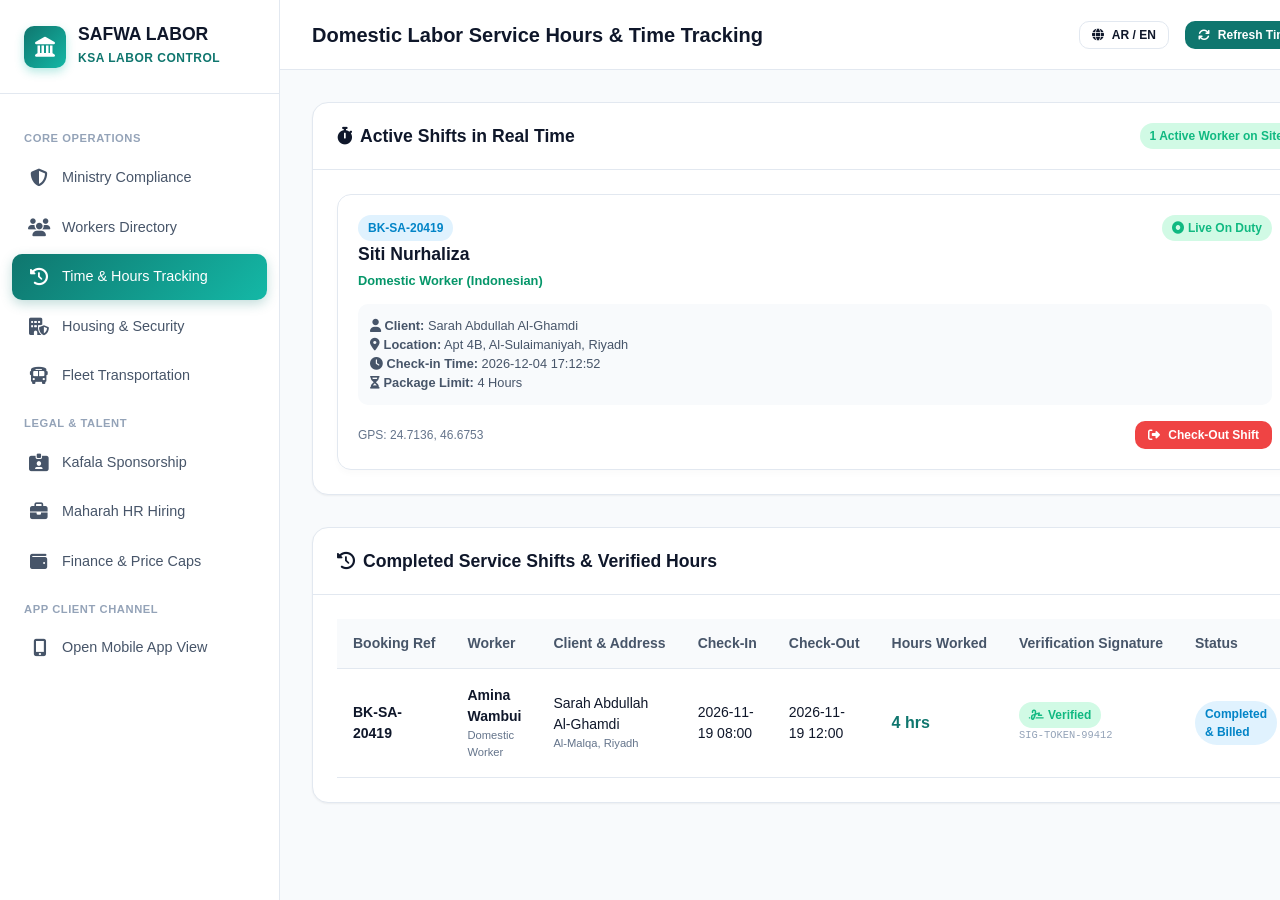
<file: admin/time-tracking.html>
<!DOCTYPE html>
<html lang="en" dir="ltr">
<head>
    <meta charset="UTF-8">
    <meta name="viewport" content="width=device-width, initial-scale=1.0">
    <title>Service Hours & Time Tracking | SAFWA Labor Control</title>
    <link rel="stylesheet" href="https://cdnjs.cloudflare.com/ajax/libs/font-awesome/6.5.1/css/all.min.css">
    <link href="https://fonts.googleapis.com/css2?family=Cairo:wght@400;600;700;800&family=Inter:wght@400;500;600;700;800&display=swap" rel="stylesheet">
    <link rel="stylesheet" href="../assets/css/style.css">
</head>
<body>

<div class="app-container">
    <aside class="sidebar" id="appSidebar">
        <div class="sidebar-header">
            <div class="logo-icon"><i class="fa-solid fa-landmark"></i></div>
            <div class="logo-text"><h2>SAFWA LABOR</h2><span>KSA Labor Control</span></div>
        </div>
        <nav class="sidebar-nav">
            <div class="nav-section-title">Core Operations</div>
            <a href="index.html" class="nav-item"><i class="fa-solid fa-shield-halved"></i><span>Ministry Compliance</span></a>
            <a href="workers.html" class="nav-item"><i class="fa-solid fa-users"></i><span>Workers Directory</span></a>
            <a href="time-tracking.html" class="nav-item active"><i class="fa-solid fa-clock-rotate-left"></i><span>Time & Hours Tracking</span></a>
            <a href="housing.html" class="nav-item"><i class="fa-solid fa-building-shield"></i><span>Housing & Security</span></a>
            <a href="fleet.html" class="nav-item"><i class="fa-solid fa-bus"></i><span>Fleet Transportation</span></a>
            <div class="nav-section-title">Legal & Talent</div>
            <a href="kafala.html" class="nav-item"><i class="fa-solid fa-id-card-clip"></i><span>Kafala Sponsorship</span></a>
            <a href="hr-maharah.html" class="nav-item"><i class="fa-solid fa-briefcase"></i><span>Maharah HR Hiring</span></a>
            <a href="finance.html" class="nav-item"><i class="fa-solid fa-wallet"></i><span>Finance & Price Caps</span></a>
            <div class="nav-section-title">App Client Channel</div>
            <a href="../app/index.html" class="nav-item" target="_blank"><i class="fa-solid fa-mobile-screen-button text-primary"></i><span>Open Mobile App View</span></a>
        </nav>
    </aside>

    <div class="main-wrapper">
        <header class="topbar">
            <div class="topbar-left">
                <button class="menu-toggle" onclick="document.getElementById('appSidebar').classList.toggle('open')"><i class="fa-solid fa-bars"></i></button>
                <div class="topbar-title"><h1>Domestic Labor Service Hours & Time Tracking</h1></div>
            </div>
            <div class="topbar-right">
                <button class="btn btn-outline btn-sm" onclick="toggleLanguage()"><i class="fa-solid fa-globe"></i> AR / EN</button>
                <button class="btn btn-primary btn-sm" onclick="location.reload()"><i class="fa-solid fa-arrows-rotate"></i> Refresh Timers</button>
            </div>
        </header>

        <main class="content-body">
            <!-- Active Shift Cards -->
            <div class="panel">
                <div class="panel-header">
                    <h3 class="panel-title"><i class="fa-solid fa-stopwatch text-primary"></i> Active Shifts in Real Time</h3>
                    <div class="panel-actions">
                        <span class="badge badge-success" id="activeShiftsBadge">1 Active Worker on Site</span>
                    </div>
                </div>
                <div class="panel-body" id="activeShiftsContainer">
                </div>
            </div>

            <!-- Completed Shifts History Table -->
            <div class="panel">
                <div class="panel-header">
                    <h3 class="panel-title"><i class="fa-solid fa-clock-rotate-left text-primary"></i> Completed Service Shifts & Verified Hours</h3>
                </div>
                <div class="panel-body">
                    <div class="table-responsive">
                        <table class="data-table">
                            <thead>
                                <tr>
                                    <th>Booking Ref</th>
                                    <th>Worker</th>
                                    <th>Client & Address</th>
                                    <th>Check-In</th>
                                    <th>Check-Out</th>
                                    <th>Hours Worked</th>
                                    <th>Verification Signature</th>
                                    <th>Status</th>
                                </tr>
                            </thead>
                            <tbody id="completedShiftsTbody">
                            </tbody>
                        </table>
                    </div>
                </div>
            </div>
        </main>
    </div>
</div>

<!-- Check Out Modal -->
<div class="modal-overlay" id="checkoutModal">
    <div class="modal-dialog" style="max-width:400px;">
        <div class="modal-header">
            <h3 class="modal-title"><i class="fa-solid fa-clock text-primary"></i> Confirm Shift Check-Out</h3>
            <button class="btn-icon" onclick="closeCheckOutModal()"><i class="fa-solid fa-xmark"></i></button>
        </div>
        <div class="modal-body">
            <p style="font-size:0.85rem; color:#475569;">
                Checking out worker <strong id="checkoutWorkerName"></strong>. Service duration will be calculated and billed, and transit bus requested.
            </p>
            <div class="form-group">
                <label class="form-label">Client Approval Code / Signature:</label>
                <input type="text" id="clientSignatureInput" class="form-control" value="CLIENT-VERIFIED-APP">
            </div>
            <div class="form-group">
                <label class="form-label">Supervisor / Shift Notes:</label>
                <input type="text" id="shiftNotesInput" class="form-control" value="Shift successfully finished with high client rating.">
            </div>
        </div>
        <div class="modal-footer">
            <button class="btn btn-outline" onclick="closeCheckOutModal()">Cancel</button>
            <button class="btn btn-success" id="btnConfirmCheckOut" onclick="confirmCheckOut()"><i class="fa-solid fa-check"></i> Complete Shift</button>
        </div>
    </div>
</div>

<script src="../assets/js/db.js"></script>
<script src="../assets/js/admin.js"></script>
<script>
let currentLogId = null;

document.addEventListener('DOMContentLoaded', () => {
    renderTimeLogs();
});

function renderTimeLogs() {
    const logs = DB.getTimeLogs();
    const active = logs.filter(l => l.status === 'active');
    const completed = logs.filter(l => l.status === 'completed');

    document.getElementById('activeShiftsBadge').innerText = active.length + ' Active Worker on Site';

    const container = document.getElementById('activeShiftsContainer');
    if (active.length === 0) {
        container.innerHTML = `
            <div style="text-align:center; padding:2.5rem; color:#64748b;">
                <i class="fa-solid fa-mug-hot fa-3x" style="margin-bottom:0.75rem; color:#94a3b8;"></i>
                <p>No active service shifts right now. Workers are at housing accommodation or in scheduled transit.</p>
            </div>
        `;
    } else {
        container.innerHTML = `
            <div style="display:grid; grid-template-columns: repeat(auto-fit, minmax(340px, 1fr)); gap:1.25rem;">
                ${active.map(log => `
                    <div style="border:1px solid #e2e8f0; border-radius:14px; padding:1.25rem; background:#ffffff; box-shadow:0 4px 6px rgba(0,0,0,0.02);">
                        <div style="display:flex; justify-content:space-between; align-items:flex-start; margin-bottom:0.75rem;">
                            <div>
                                <span class="badge badge-info mb-1">${log.booking_code}</span>
                                <h4 style="font-size:1.1rem; font-weight:700; margin:0;">${log.worker_name}</h4>
                                <span style="font-size:0.8rem; color:#059669; font-weight:600;">${log.profession} (${log.nationality || 'Indonesian'})</span>
                            </div>
                            <div style="text-align:right;">
                                <span class="badge badge-success"><i class="fa-solid fa-circle-dot"></i> Live On Duty</span>
                            </div>
                        </div>

                        <div style="background:#f8fafc; border-radius:10px; padding:0.75rem; font-size:0.8rem; color:#475569; margin-bottom:1rem;">
                            <div><i class="fa-solid fa-user text-primary"></i> <strong>Client:</strong> ${log.client_name}</div>
                            <div><i class="fa-solid fa-location-dot text-danger"></i> <strong>Location:</strong> ${log.client_address}</div>
                            <div><i class="fa-solid fa-clock text-info"></i> <strong>Check-in Time:</strong> ${log.check_in_time}</div>
                            <div><i class="fa-solid fa-hourglass-half text-warning"></i> <strong>Package Limit:</strong> ${log.hours_allocated || 4} Hours</div>
                        </div>

                        <div style="display:flex; justify-content:space-between; align-items:center;">
                            <div style="font-size:0.75rem; color:#64748b;">
                                GPS: ${log.location_lat}, ${log.location_lng}
                            </div>
                            <button class="btn btn-danger btn-sm" onclick="openCheckOutModal(${log.id}, '${log.worker_name}')">
                                <i class="fa-solid fa-right-from-bracket"></i> Check-Out Shift
                            </button>
                        </div>
                    </div>
                `).join('')}
            </div>
        `;
    }

    const tbody = document.getElementById('completedShiftsTbody');
    tbody.innerHTML = completed.map(h => `
        <tr>
            <td><strong>${h.booking_code}</strong></td>
            <td>
                <strong>${h.worker_name}</strong>
                <div style="font-size:0.7rem; color:#64748b;">${h.profession}</div>
            </td>
            <td>
                <div>${h.client_name}</div>
                <div style="font-size:0.7rem; color:#64748b;">${h.client_address}</div>
            </td>
            <td>${(h.check_in_time || '').substring(0, 16)}</td>
            <td>${(h.check_out_time || '').substring(0, 16)}</td>
            <td>
                <strong style="color:#0f766e; font-size:1rem;">${h.hours_worked || 4} hrs</strong>
            </td>
            <td>
                <span class="badge badge-success"><i class="fa-solid fa-signature"></i> Verified</span>
                <div style="font-size:0.65rem; color:#94a3b8; font-family:monospace;">${h.client_signature_token || 'APP-SIG-KSA'}</div>
            </td>
            <td><span class="badge badge-info">Completed & Billed</span></td>
        </tr>
    `).join('');
}

function openCheckOutModal(logId, name) {
    currentLogId = logId;
    document.getElementById('checkoutWorkerName').innerText = name;
    document.getElementById('checkoutModal').classList.add('active');
}
function closeCheckOutModal() {
    document.getElementById('checkoutModal').classList.remove('active');
}
function confirmCheckOut() {
    const sig = document.getElementById('clientSignatureInput').value;
    const notes = document.getElementById('shiftNotesInput').value;
    DB.checkOutShift(currentLogId, sig, notes);
    closeCheckOutModal();
    renderTimeLogs();
}
</script>
</body>
</html>
</file>
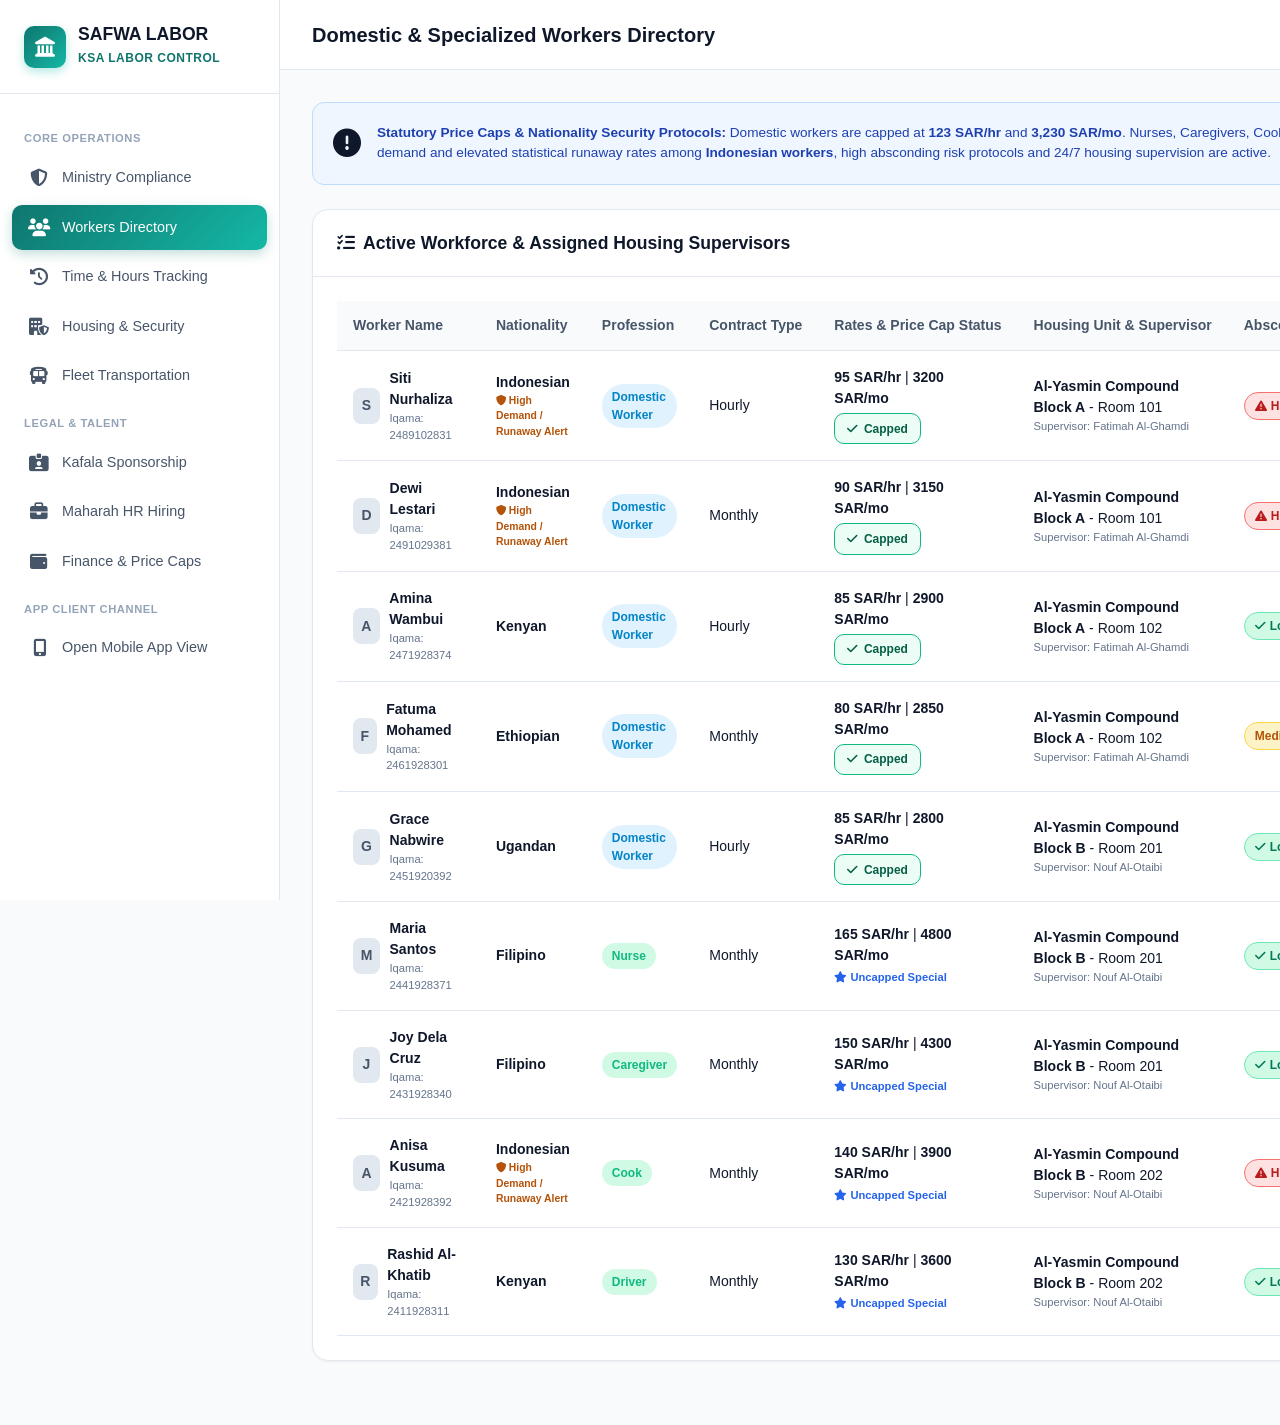
<file: admin/workers.html>
<!DOCTYPE html>
<html lang="en" dir="ltr">
<head>
    <meta charset="UTF-8">
    <meta name="viewport" content="width=device-width, initial-scale=1.0">
    <title>Workers Directory & Risk Profiling | SAFWA Labor Control</title>
    <link rel="stylesheet" href="https://cdnjs.cloudflare.com/ajax/libs/font-awesome/6.5.1/css/all.min.css">
    <link href="https://fonts.googleapis.com/css2?family=Cairo:wght@400;600;700;800&family=Inter:wght@400;500;600;700;800&display=swap" rel="stylesheet">
    <link rel="stylesheet" href="../assets/css/style.css">
</head>
<body>

<div class="app-container">
    <aside class="sidebar" id="appSidebar">
        <div class="sidebar-header">
            <div class="logo-icon"><i class="fa-solid fa-landmark"></i></div>
            <div class="logo-text"><h2>SAFWA LABOR</h2><span>KSA Labor Control</span></div>
        </div>
        <nav class="sidebar-nav">
            <div class="nav-section-title">Core Operations</div>
            <a href="index.html" class="nav-item"><i class="fa-solid fa-shield-halved"></i><span>Ministry Compliance</span></a>
            <a href="workers.html" class="nav-item active"><i class="fa-solid fa-users"></i><span>Workers Directory</span></a>
            <a href="time-tracking.html" class="nav-item"><i class="fa-solid fa-clock-rotate-left"></i><span>Time & Hours Tracking</span></a>
            <a href="housing.html" class="nav-item"><i class="fa-solid fa-building-shield"></i><span>Housing & Security</span></a>
            <a href="fleet.html" class="nav-item"><i class="fa-solid fa-bus"></i><span>Fleet Transportation</span></a>
            <div class="nav-section-title">Legal & Talent</div>
            <a href="kafala.html" class="nav-item"><i class="fa-solid fa-id-card-clip"></i><span>Kafala Sponsorship</span></a>
            <a href="hr-maharah.html" class="nav-item"><i class="fa-solid fa-briefcase"></i><span>Maharah HR Hiring</span></a>
            <a href="finance.html" class="nav-item"><i class="fa-solid fa-wallet"></i><span>Finance & Price Caps</span></a>
            <div class="nav-section-title">App Client Channel</div>
            <a href="../app/index.html" class="nav-item" target="_blank"><i class="fa-solid fa-mobile-screen-button text-primary"></i><span>Open Mobile App View</span></a>
        </nav>
    </aside>

    <div class="main-wrapper">
        <header class="topbar">
            <div class="topbar-left">
                <button class="menu-toggle" onclick="document.getElementById('appSidebar').classList.toggle('open')"><i class="fa-solid fa-bars"></i></button>
                <div class="topbar-title"><h1>Domestic & Specialized Workers Directory</h1></div>
            </div>
            <div class="topbar-right">
                <button class="btn btn-outline btn-sm" onclick="toggleLanguage()"><i class="fa-solid fa-globe"></i> AR / EN</button>
                <button class="btn btn-primary btn-sm" onclick="openAddWorkerModal()"><i class="fa-solid fa-user-plus"></i> Register Worker</button>
            </div>
        </header>

        <main class="content-body">
            <div style="background:#eff6ff; border:1px solid #bfdbfe; border-radius:12px; padding:1.25rem; margin-bottom:1.5rem; display:flex; gap:1rem; align-items:center;">
                <i class="fa-solid fa-circle-exclamation text-primary" style="font-size:1.75rem;"></i>
                <div style="font-size:0.85rem; color:#1e40af;">
                    <strong>Statutory Price Caps & Nationality Security Protocols:</strong>
                    Domestic workers are capped at <strong>123 SAR/hr</strong> and <strong>3,230 SAR/mo</strong>. Nurses, Caregivers, Cooks, and Drivers are exempt.
                    Due to high demand and elevated statistical runaway rates among <strong>Indonesian workers</strong>, high absconding risk protocols and 24/7 housing supervision are active.
                </div>
            </div>

            <div class="panel">
                <div class="panel-header">
                    <h3 class="panel-title"><i class="fa-solid fa-list-check text-primary"></i> Active Workforce & Assigned Housing Supervisors</h3>
                    <div class="panel-actions">
                        <span class="badge badge-warning" id="workerCountBadge">9 Registered Personnel</span>
                    </div>
                </div>
                <div class="panel-body">
                    <div class="table-responsive">
                        <table class="data-table">
                            <thead>
                                <tr>
                                    <th>Worker Name</th>
                                    <th>Nationality</th>
                                    <th>Profession</th>
                                    <th>Contract Type</th>
                                    <th>Rates & Price Cap Status</th>
                                    <th>Housing Unit & Supervisor</th>
                                    <th>Absconding Risk</th>
                                    <th>Status</th>
                                    <th>Actions</th>
                                </tr>
                            </thead>
                            <tbody id="workersTableBody">
                            </tbody>
                        </table>
                    </div>
                </div>
            </div>
        </main>
    </div>
</div>

<!-- Add Worker Modal -->
<div class="modal-overlay" id="addWorkerModal">
    <div class="modal-dialog">
        <div class="modal-header">
            <h3 class="modal-title"><i class="fa-solid fa-user-plus text-primary"></i> Register New Domestic or Care Worker</h3>
            <button class="btn-icon" onclick="closeAddWorkerModal()"><i class="fa-solid fa-xmark"></i></button>
        </div>
        <div class="modal-body">
            <div class="form-group">
                <label class="form-label">Full Name (اسم العامل/العاملة):</label>
                <input type="text" id="workerFullName" class="form-control" placeholder="e.g. Nur Aini">
            </div>

            <div style="display:grid; grid-template-columns:1fr 1fr; gap:1rem;">
                <div class="form-group">
                    <label class="form-label">Nationality (الجنسية):</label>
                    <select id="workerNationality" class="form-control">
                        <option value="Indonesian">Indonesian (إندونيسيا - High Demand)</option>
                        <option value="Filipino">Filipino (الفلبين)</option>
                        <option value="Kenyan">Kenyan (كينيا)</option>
                        <option value="Ethiopian">Ethiopian (إثيوبيا)</option>
                        <option value="Ugandan">Ugandan (أوغندا)</option>
                    </select>
                </div>
                <div class="form-group">
                    <label class="form-label">Profession (المهنة):</label>
                    <select id="workerProfession" class="form-control" onchange="checkWorkerProfessionCap()">
                        <option value="Domestic Worker">Domestic Worker (عاملة منزلية - Capped)</option>
                        <option value="Nurse">Private Nurse (ممرضة منزلية - Uncapped)</option>
                        <option value="Caregiver">Caregiver (رعاية كبار سن - Uncapped)</option>
                        <option value="Cook">Private Cook (طباخة/طباخ - Uncapped)</option>
                        <option value="Driver">Private Driver (سائق خاص - Uncapped)</option>
                    </select>
                </div>
            </div>

            <div id="workerPriceCapNotice" class="cap-notice mb-3" style="width:100%; box-sizing:border-box;">
                <i class="fa-solid fa-scale-balanced"></i> <strong>Saudi Ministry Price Cap Applies:</strong> Max 123 SAR/hour, Max 3,230 SAR/month.
            </div>

            <div style="display:grid; grid-template-columns:1fr 1fr; gap:1rem;">
                <div class="form-group">
                    <label class="form-label">Hourly Rate (SAR):</label>
                    <input type="number" id="workerHourlyRate" class="form-control" value="95" max="123">
                </div>
                <div class="form-group">
                    <label class="form-label">Monthly Rate (SAR):</label>
                    <input type="number" id="workerMonthlyRate" class="form-control" value="3150" max="3230">
                </div>
            </div>

            <div style="display:grid; grid-template-columns:1fr 1fr; gap:1rem;">
                <div class="form-group">
                    <label class="form-label">Contract Type:</label>
                    <select id="workerContractType" class="form-control">
                        <option value="hourly">Hourly Only (10% Visa Allocation)</option>
                        <option value="monthly">Monthly Only</option>
                        <option value="both">Flexible (Both Hourly & Monthly)</option>
                    </select>
                </div>
                <div class="form-group">
                    <label class="form-label">Assigned Housing Unit:</label>
                    <select id="workerHousingUnit" class="form-control">
                        <option value="1">Al-Yasmin Compound Block A - Room 101</option>
                        <option value="2">Al-Yasmin Compound Block A - Room 102</option>
                        <option value="3">Al-Yasmin Compound Block B - Room 201</option>
                        <option value="4">Al-Yasmin Compound Block B - Room 202</option>
                    </select>
                </div>
            </div>
        </div>
        <div class="modal-footer">
            <button class="btn btn-outline" onclick="closeAddWorkerModal()">Cancel</button>
            <button class="btn btn-primary" onclick="saveWorker()"><i class="fa-solid fa-check"></i> Register Worker</button>
        </div>
    </div>
</div>

<script src="../assets/js/db.js"></script>
<script src="../assets/js/admin.js"></script>
<script>
document.addEventListener('DOMContentLoaded', () => {
    renderWorkersTable();
});

function renderWorkersTable() {
    const workers = DB.getWorkers();
    document.getElementById('workerCountBadge').innerText = workers.length + ' Registered Personnel';
    const tbody = document.getElementById('workersTableBody');
    tbody.innerHTML = workers.map(w => {
        const isDomestic = (w.profession === 'Domestic Worker');
        return `
            <tr>
                <td>
                    <div style="display:flex; align-items:center; gap:0.6rem;">
                        <div style="width:36px; height:36px; border-radius:8px; background:#e2e8f0; display:flex; align-items:center; justify-content:center; color:#475569; font-weight:700;">
                            ${w.full_name.charAt(0)}
                        </div>
                        <div>
                            <strong>${w.full_name}</strong>
                            <div style="font-size:0.7rem; color:#64748b;">Iqama: ${w.iqama_no || 'Verified'}</div>
                        </div>
                    </div>
                </td>
                <td>
                    <strong>${w.nationality}</strong>
                    ${w.nationality === 'Indonesian' ? '<div style="font-size:0.65rem; color:#b45309; font-weight:700;"><i class="fa-solid fa-shield"></i> High Demand / Runaway Alert</div>' : ''}
                </td>
                <td>
                    <span class="badge ${isDomestic ? 'badge-info' : 'badge-success'}">${w.profession}</span>
                </td>
                <td style="text-transform:capitalize;">${w.contract_type}</td>
                <td>
                    <div><strong>${w.hourly_rate} SAR/hr</strong> | <strong>${w.monthly_rate} SAR/mo</strong></div>
                    ${isDomestic 
                        ? '<span class="cap-notice"><i class="fa-solid fa-check"></i> Capped</span>' 
                        : '<span style="font-size:0.7rem; color:#2563eb; font-weight:600;"><i class="fa-solid fa-star"></i> Uncapped Special</span>'}
                </td>
                <td>
                    <div><strong>${w.building_name || 'Al-Yasmin Compound'}</strong> - Room ${w.room_number || '101'}</div>
                    <div style="font-size:0.7rem; color:#64748b;">Supervisor: ${w.supervisor_name || 'Fatimah Al-Ghamdi'}</div>
                </td>
                <td>
                    ${w.absconding_risk === 'high' 
                        ? '<span class="badge risk-high"><i class="fa-solid fa-triangle-exclamation"></i> High Risk</span>'
                        : (w.absconding_risk === 'medium' ? '<span class="badge risk-medium">Medium</span>' : '<span class="badge risk-low"><i class="fa-solid fa-check"></i> Low</span>')}
                </td>
                <td>
                    <span class="badge badge-success" style="text-transform:capitalize;">${w.status.replace('_', ' ')}</span>
                </td>
                <td>
                    <a href="time-tracking.html" class="btn btn-outline btn-sm" title="View Shift Hours">
                        <i class="fa-solid fa-clock"></i>
                    </a>
                </td>
            </tr>
        `;
    }).join('');
}

function openAddWorkerModal() {
    document.getElementById('addWorkerModal').classList.add('active');
    checkWorkerProfessionCap();
}
function closeAddWorkerModal() {
    document.getElementById('addWorkerModal').classList.remove('active');
}
</script>
</body>
</html>
</file>
<file: assets/css/style.css>
/* assets/css/style.css - Main Comprehensive Responsive Design System */
:root {
    --primary: #0f766e;
    --primary-light: #14b8a6;
    --primary-dark: #115e59;
    --primary-100: #ccfbf1;
    --secondary: #1e293b;
    --accent: #d97706;
    --accent-gold: #f59e0b;
    --danger: #ef4444;
    --danger-light: #fee2e2;
    --danger-dark: #b91c1c;
    --success: #10b981;
    --success-light: #d1fae5;
    --warning: #f59e0b;
    --warning-light: #fef3c7;
    --info: #0284c7;
    --info-light: #e0f2fe;
    
    --bg-main: #f8fafc;
    --bg-card: #ffffff;
    --border-color: #e2e8f0;
    --text-primary: #0f172a;
    --text-secondary: #475569;
    --text-muted: #94a3b8;
    
    --shadow-sm: 0 1px 2px 0 rgb(0 0 0 / 0.05);
    --shadow-md: 0 4px 6px -1px rgb(0 0 0 / 0.1), 0 2px 4px -2px rgb(0 0 0 / 0.1);
    --shadow-lg: 0 10px 15px -3px rgb(0 0 0 / 0.1), 0 4px 6px -4px rgb(0 0 0 / 0.1);
    --shadow-xl: 0 20px 25px -5px rgb(0 0 0 / 0.1), 0 8px 10px -6px rgb(0 0 0 / 0.1);
    
    --radius-sm: 6px;
    --radius-md: 10px;
    --radius-lg: 16px;
    --radius-full: 9999px;
    --transition: all 0.25s cubic-bezier(0.4, 0, 0.2, 1);
}

[data-theme="dark"] {
    --bg-main: #0f172a;
    --bg-card: #1e293b;
    --border-color: #334155;
    --text-primary: #f8fafc;
    --text-secondary: #cbd5e1;
    --text-muted: #64748b;
    --primary-100: #134e4a;
    --danger-light: #450a0a;
    --success-light: #064e3b;
    --warning-light: #451a03;
    --info-light: #082f49;
}

* {
    margin: 0;
    padding: 0;
    box-sizing: border-box;
}

body {
    font-family: -apple-system, BlinkMacSystemFont, "Segoe UI", Roboto, "Helvetica Neue", Arial, sans-serif;
    background-color: var(--bg-main);
    color: var(--text-primary);
    line-height: 1.5;
    -webkit-font-smoothing: antialiased;
}

[dir="rtl"] body {
    font-family: "Cairo", "Segoe UI", Tahoma, sans-serif;
}

/* Layout Grid & Structure */
.app-container {
    display: flex;
    min-height: 100vh;
}

/* Sidebar */
.sidebar {
    width: 280px;
    background: var(--bg-card);
    border-right: 1px solid var(--border-color);
    display: flex;
    flex-direction: column;
    position: fixed;
    height: 100vh;
    z-index: 100;
    transition: var(--transition);
}

[dir="rtl"] .sidebar {
    border-right: none;
    border-left: 1px solid var(--border-color);
    right: 0;
}

.sidebar-header {
    padding: 1.5rem;
    border-bottom: 1px solid var(--border-color);
    display: flex;
    align-items: center;
    gap: 0.75rem;
}

.logo-icon {
    width: 42px;
    height: 42px;
    background: linear-gradient(135deg, var(--primary), var(--primary-light));
    border-radius: var(--radius-md);
    display: flex;
    align-items: center;
    justify-content: center;
    color: white;
    font-size: 1.25rem;
    box-shadow: 0 4px 10px rgba(20, 184, 166, 0.3);
}

.logo-text h2 {
    font-size: 1.1rem;
    font-weight: 700;
    color: var(--text-primary);
    line-height: 1.2;
}

.logo-text span {
    font-size: 0.75rem;
    color: var(--primary);
    font-weight: 600;
    text-transform: uppercase;
    letter-spacing: 0.5px;
}

.sidebar-nav {
    flex: 1;
    padding: 1.25rem 0.75rem;
    overflow-y: auto;
}

.nav-section-title {
    font-size: 0.7rem;
    font-weight: 700;
    text-transform: uppercase;
    color: var(--text-muted);
    letter-spacing: 0.05em;
    padding: 0.5rem 0.75rem;
    margin-top: 0.5rem;
}

.nav-item {
    display: flex;
    align-items: center;
    gap: 0.75rem;
    padding: 0.75rem 1rem;
    color: var(--text-secondary);
    text-decoration: none;
    border-radius: var(--radius-md);
    font-size: 0.9rem;
    font-weight: 500;
    margin-bottom: 0.25rem;
    transition: var(--transition);
}

.nav-item:hover {
    background-color: var(--primary-100);
    color: var(--primary-dark);
}

.nav-item.active {
    background: linear-gradient(135deg, var(--primary), var(--primary-light));
    color: white;
    box-shadow: 0 4px 12px rgba(15, 118, 110, 0.25);
}

.nav-item i {
    font-size: 1.1rem;
    width: 22px;
    text-align: center;
}

.nav-badge {
    margin-left: auto;
    font-size: 0.7rem;
    padding: 0.2rem 0.5rem;
    border-radius: var(--radius-full);
    font-weight: 600;
}

[dir="rtl"] .nav-badge {
    margin-left: 0;
    margin-right: auto;
}

.badge-warning {
    background: var(--warning-light);
    color: var(--accent);
}

.badge-danger {
    background: var(--danger-light);
    color: var(--danger-dark);
}

.badge-success {
    background: var(--success-light);
    color: var(--success);
}

.badge-info {
    background: var(--info-light);
    color: var(--info);
}

/* Main Content Area */
.main-wrapper {
    flex: 1;
    margin-left: 280px;
    display: flex;
    flex-direction: column;
    min-height: 100vh;
}

[dir="rtl"] .main-wrapper {
    margin-left: 0;
    margin-right: 280px;
}

/* Top Navigation Bar */
.topbar {
    height: 70px;
    background: var(--bg-card);
    border-bottom: 1px solid var(--border-color);
    display: flex;
    align-items: center;
    justify-content: space-between;
    padding: 0 2rem;
    position: sticky;
    top: 0;
    z-index: 90;
}

.topbar-left {
    display: flex;
    align-items: center;
    gap: 1rem;
}

.menu-toggle {
    display: none;
    background: none;
    border: none;
    font-size: 1.25rem;
    color: var(--text-primary);
    cursor: pointer;
    padding: 0.5rem;
}

.topbar-title h1 {
    font-size: 1.25rem;
    font-weight: 700;
}

.topbar-right {
    display: flex;
    align-items: center;
    gap: 1rem;
}

.btn-icon {
    width: 40px;
    height: 40px;
    border-radius: var(--radius-md);
    border: 1px solid var(--border-color);
    background: var(--bg-card);
    color: var(--text-secondary);
    display: flex;
    align-items: center;
    justify-content: center;
    cursor: pointer;
    transition: var(--transition);
}

.btn-icon:hover {
    background: var(--bg-main);
    color: var(--primary);
}

.app-switcher-btn {
    display: inline-flex;
    align-items: center;
    gap: 0.5rem;
    padding: 0.5rem 1rem;
    border-radius: var(--radius-full);
    background: linear-gradient(135deg, #2563eb, #1d4ed8);
    color: white;
    text-decoration: none;
    font-size: 0.85rem;
    font-weight: 600;
    box-shadow: 0 2px 8px rgba(37, 99, 235, 0.25);
    transition: var(--transition);
}

.app-switcher-btn:hover {
    transform: translateY(-1px);
    box-shadow: 0 4px 12px rgba(37, 99, 235, 0.35);
}

/* Content Container */
.content-body {
    padding: 2rem;
    flex: 1;
}

/* Compliance Alert Banner */
.compliance-banner {
    background: linear-gradient(135deg, #065f46, #047857);
    color: white;
    border-radius: var(--radius-lg);
    padding: 1.5rem;
    margin-bottom: 2rem;
    display: flex;
    align-items: center;
    justify-content: space-between;
    box-shadow: var(--shadow-md);
}

.compliance-banner.warning {
    background: linear-gradient(135deg, #b45309, #d97706);
}

.compliance-banner.danger {
    background: linear-gradient(135deg, #991b1b, #dc2626);
}

.compliance-banner-info {
    display: flex;
    align-items: center;
    gap: 1.25rem;
}

.compliance-banner-icon {
    font-size: 2.25rem;
    background: rgba(255, 255, 255, 0.2);
    width: 60px;
    height: 60px;
    border-radius: var(--radius-md);
    display: flex;
    align-items: center;
    justify-content: center;
}

.compliance-banner-text h3 {
    font-size: 1.15rem;
    font-weight: 700;
    margin-bottom: 0.25rem;
}

.compliance-banner-text p {
    font-size: 0.875rem;
    opacity: 0.9;
}

/* Metric / Stat Cards Grid */
.stats-grid {
    display: grid;
    grid-template-columns: repeat(auto-fit, minmax(240px, 1fr));
    gap: 1.25rem;
    margin-bottom: 2rem;
}

.stat-card {
    background: var(--bg-card);
    border: 1px solid var(--border-color);
    border-radius: var(--radius-lg);
    padding: 1.25rem;
    display: flex;
    flex-direction: column;
    box-shadow: var(--shadow-sm);
    transition: var(--transition);
}

.stat-card:hover {
    transform: translateY(-2px);
    box-shadow: var(--shadow-md);
}

.stat-card-header {
    display: flex;
    align-items: center;
    justify-content: space-between;
    margin-bottom: 0.75rem;
}

.stat-card-title {
    font-size: 0.85rem;
    font-weight: 600;
    color: var(--text-secondary);
}

.stat-card-icon {
    width: 38px;
    height: 38px;
    border-radius: var(--radius-md);
    display: flex;
    align-items: center;
    justify-content: center;
    font-size: 1rem;
}

.stat-card-value {
    font-size: 1.75rem;
    font-weight: 800;
    color: var(--text-primary);
    margin-bottom: 0.25rem;
}

.stat-card-meta {
    font-size: 0.75rem;
    color: var(--text-muted);
    display: flex;
    align-items: center;
    gap: 0.35rem;
}

/* Cards & Section Panels */
.panel {
    background: var(--bg-card);
    border: 1px solid var(--border-color);
    border-radius: var(--radius-lg);
    box-shadow: var(--shadow-sm);
    margin-bottom: 2rem;
    overflow: hidden;
}

.panel-header {
    padding: 1.25rem 1.5rem;
    border-bottom: 1px solid var(--border-color);
    display: flex;
    align-items: center;
    justify-content: space-between;
    flex-wrap: wrap;
    gap: 1rem;
}

.panel-title {
    font-size: 1.1rem;
    font-weight: 700;
    color: var(--text-primary);
    display: flex;
    align-items: center;
    gap: 0.5rem;
}

.panel-actions {
    display: flex;
    align-items: center;
    gap: 0.75rem;
}

.panel-body {
    padding: 1.5rem;
}

/* Tables */
.table-responsive {
    overflow-x: auto;
}

.data-table {
    width: 100%;
    border-collapse: collapse;
    text-align: left;
    font-size: 0.875rem;
}

[dir="rtl"] .data-table {
    text-align: right;
}

.data-table th {
    background-color: var(--bg-main);
    color: var(--text-secondary);
    font-weight: 600;
    padding: 0.875rem 1rem;
    border-bottom: 1px solid var(--border-color);
    white-space: nowrap;
}

.data-table td {
    padding: 1rem;
    border-bottom: 1px solid var(--border-color);
    color: var(--text-primary);
    vertical-align: middle;
}

.data-table tr:hover td {
    background-color: rgba(20, 184, 166, 0.04);
}

/* Buttons */
.btn {
    display: inline-flex;
    align-items: center;
    justify-content: center;
    gap: 0.5rem;
    padding: 0.625rem 1.25rem;
    font-size: 0.875rem;
    font-weight: 600;
    border-radius: var(--radius-md);
    cursor: pointer;
    border: 1px solid transparent;
    transition: var(--transition);
    text-decoration: none;
}

.btn-primary {
    background-color: var(--primary);
    color: white;
}

.btn-primary:hover {
    background-color: var(--primary-dark);
}

.btn-outline {
    border-color: var(--border-color);
    background-color: transparent;
    color: var(--text-primary);
}

.btn-outline:hover {
    background-color: var(--bg-main);
}

.btn-success {
    background-color: var(--success);
    color: white;
}

.btn-danger {
    background-color: var(--danger);
    color: white;
}

.btn-sm {
    padding: 0.375rem 0.75rem;
    font-size: 0.75rem;
}

/* Badges */
.badge {
    display: inline-flex;
    align-items: center;
    gap: 0.25rem;
    padding: 0.25rem 0.625rem;
    font-size: 0.75rem;
    font-weight: 600;
    border-radius: var(--radius-full);
}

.badge-outline {
    background: transparent;
    border: 1px solid currentColor;
}

/* Custom Risk Badges */
.risk-high {
    background-color: #fee2e2;
    color: #b91c1c;
    border: 1px solid #f87171;
    font-weight: 700;
}

.risk-medium {
    background-color: #fef3c7;
    color: #b45309;
    border: 1px solid #fcd34d;
}

.risk-low {
    background-color: #d1fae5;
    color: #047857;
    border: 1px solid #6ee7b7;
}

/* Progress bar */
.progress-bar {
    width: 100%;
    height: 8px;
    background-color: var(--border-color);
    border-radius: var(--radius-full);
    overflow: hidden;
    margin: 0.5rem 0;
}

.progress-fill {
    height: 100%;
    border-radius: var(--radius-full);
    transition: width 0.5s ease-in-out;
}

/* Modal Dialog */
.modal-overlay {
    position: fixed;
    top: 0;
    left: 0;
    right: 0;
    bottom: 0;
    background: rgba(0, 0, 0, 0.6);
    backdrop-filter: blur(4px);
    display: none;
    align-items: center;
    justify-content: center;
    z-index: 1000;
    padding: 1rem;
}

.modal-overlay.active {
    display: flex;
}

.modal-dialog {
    background: var(--bg-card);
    border-radius: var(--radius-lg);
    width: 100%;
    max-width: 550px;
    box-shadow: var(--shadow-xl);
    overflow: hidden;
    animation: modalSlide 0.3s ease;
}

@keyframes modalSlide {
    from {
        opacity: 0;
        transform: translateY(20px) scale(0.96);
    }
    to {
        opacity: 1;
        transform: translateY(0) scale(1);
    }
}

.modal-header {
    padding: 1.25rem 1.5rem;
    border-bottom: 1px solid var(--border-color);
    display: flex;
    align-items: center;
    justify-content: space-between;
}

.modal-body {
    padding: 1.5rem;
    max-height: 80vh;
    overflow-y: auto;
}

.modal-footer {
    padding: 1rem 1.5rem;
    border-top: 1px solid var(--border-color);
    display: flex;
    justify-content: flex-end;
    gap: 0.75rem;
    background-color: var(--bg-main);
}

/* Forms */
.form-group {
    margin-bottom: 1.25rem;
}

.form-label {
    display: block;
    font-size: 0.85rem;
    font-weight: 600;
    color: var(--text-secondary);
    margin-bottom: 0.5rem;
}

.form-control {
    width: 100%;
    padding: 0.625rem 0.875rem;
    font-size: 0.875rem;
    border: 1px solid var(--border-color);
    border-radius: var(--radius-md);
    background-color: var(--bg-card);
    color: var(--text-primary);
    transition: var(--transition);
}

.form-control:focus {
    outline: none;
    border-color: var(--primary);
    box-shadow: 0 0 0 3px rgba(20, 184, 166, 0.15);
}

/* Price Cap Notice Pill */
.cap-notice {
    display: inline-flex;
    align-items: center;
    gap: 0.35rem;
    padding: 0.35rem 0.75rem;
    background: #ecfdf5;
    border: 1px solid #10b981;
    color: #065f46;
    border-radius: var(--radius-md);
    font-size: 0.75rem;
    font-weight: 600;
    margin-top: 0.25rem;
}

/* Responsive Media Queries */
@media (max-width: 992px) {
    .sidebar {
        transform: translateX(-100%);
    }
    [dir="rtl"] .sidebar {
        transform: translateX(100%);
    }
    .sidebar.open {
        transform: translateX(0);
    }
    .main-wrapper, [dir="rtl"] .main-wrapper {
        margin-left: 0;
        margin-right: 0;
    }
    .menu-toggle {
        display: block;
    }
}

@media (max-width: 640px) {
    .topbar {
        padding: 0 1rem;
    }
    .content-body {
        padding: 1rem;
    }
    .stats-grid {
        grid-template-columns: 1fr;
    }
    .compliance-banner {
        flex-direction: column;
        align-items: flex-start;
        gap: 1rem;
    }
}
</file>
<file: assets/css/mobile-app.css>
/* assets/css/mobile-app.css - Client Mobile Application & Payment Styling */
:root {
    --app-primary: #059669;
    --app-accent: #f59e0b;
    --app-bg: #f8fafc;
    --app-card: #ffffff;
    --app-border: #e2e8f0;
    --app-text: #0f172a;
    --apple-pay-black: #000000;
    --google-pay-bg: #ffffff;
}

/* Mobile Frame Wrapper (when viewed on desktop/tablet) */
.mobile-preview-container {
    display: flex;
    justify-content: center;
    align-items: flex-start;
    padding: 2rem 1rem;
    background: #0f172a;
    min-height: 100vh;
}

.device-frame {
    width: 100%;
    max-width: 440px;
    background: #ffffff;
    border-radius: 44px;
    box-shadow: 0 25px 60px -15px rgba(0, 0, 0, 0.5), 0 0 0 12px #1e293b, 0 0 0 14px #334155;
    overflow: hidden;
    position: relative;
    min-height: 880px;
    display: flex;
    flex-direction: column;
}

@media (max-width: 600px) {
    .mobile-preview-container {
        padding: 0;
        background: #ffffff;
    }
    .device-frame {
        max-width: 100%;
        border-radius: 0;
        box-shadow: none;
        min-height: 100vh;
    }
}

/* Device Status Bar */
.device-notch {
    height: 38px;
    background: #ffffff;
    display: flex;
    align-items: center;
    justify-content: space-between;
    padding: 0 1.5rem;
    font-size: 0.8rem;
    font-weight: 600;
    color: #000;
    z-index: 50;
    border-bottom: 1px solid rgba(0, 0, 0, 0.04);
}

.notch-pill {
    width: 120px;
    height: 22px;
    background: #000;
    border-radius: 20px;
}

/* Mobile App Header */
.app-header {
    padding: 1rem 1.25rem;
    display: flex;
    align-items: center;
    justify-content: space-between;
    background: #ffffff;
    border-bottom: 1px solid var(--app-border);
    position: sticky;
    top: 0;
    z-index: 40;
}

.app-brand {
    display: flex;
    align-items: center;
    gap: 0.6rem;
}

.app-brand-logo {
    width: 36px;
    height: 36px;
    border-radius: 10px;
    background: linear-gradient(135deg, #059669, #10b981);
    color: white;
    display: flex;
    align-items: center;
    justify-content: center;
    font-size: 1.1rem;
}

.app-brand-name h3 {
    font-size: 1.05rem;
    font-weight: 800;
    color: var(--app-text);
    line-height: 1.1;
}

.app-brand-name span {
    font-size: 0.7rem;
    color: #059669;
    font-weight: 600;
}

/* Scrollable Viewport */
.app-viewport {
    flex: 1;
    overflow-y: auto;
    padding-bottom: 90px;
    background: var(--app-bg);
}

/* Hero / Featured Promo Card */
.promo-card {
    margin: 1rem;
    padding: 1.25rem;
    border-radius: 20px;
    background: linear-gradient(135deg, #1e3a8a, #3b82f6);
    color: white;
    position: relative;
    overflow: hidden;
    box-shadow: 0 10px 20px -5px rgba(59, 130, 246, 0.4);
}

.promo-badge {
    display: inline-block;
    padding: 0.25rem 0.6rem;
    background: #fbbf24;
    color: #78350f;
    font-size: 0.7rem;
    font-weight: 800;
    border-radius: 20px;
    margin-bottom: 0.5rem;
    text-transform: uppercase;
}

.promo-title {
    font-size: 1.25rem;
    font-weight: 800;
    line-height: 1.2;
    margin-bottom: 0.35rem;
}

.promo-price {
    font-size: 1.75rem;
    font-weight: 900;
    margin-bottom: 0.5rem;
}

.promo-price small {
    font-size: 0.85rem;
    font-weight: 500;
    opacity: 0.9;
}

.promo-features {
    font-size: 0.75rem;
    opacity: 0.95;
    margin-bottom: 0.85rem;
    line-height: 1.4;
}

.kafala-tag {
    display: flex;
    align-items: center;
    gap: 0.4rem;
    background: rgba(255, 255, 255, 0.2);
    border: 1px solid rgba(255, 255, 255, 0.4);
    padding: 0.4rem 0.75rem;
    border-radius: 10px;
    font-size: 0.75rem;
    font-weight: 600;
}

/* Tab Filters */
.category-tabs {
    display: flex;
    padding: 0.5rem 1rem;
    gap: 0.5rem;
    overflow-x: auto;
    scrollbar-width: none;
}

.category-tabs::-webkit-scrollbar {
    display: none;
}

.tab-pill {
    white-space: nowrap;
    padding: 0.5rem 1rem;
    border-radius: 25px;
    font-size: 0.8rem;
    font-weight: 600;
    background: #ffffff;
    border: 1px solid var(--app-border);
    color: #475569;
    cursor: pointer;
    transition: all 0.2s;
}

.tab-pill.active {
    background: #059669;
    color: #ffffff;
    border-color: #059669;
    box-shadow: 0 4px 10px rgba(5, 150, 105, 0.3);
}

/* Package & Worker Cards */
.cards-list {
    padding: 0.5rem 1rem;
    display: flex;
    flex-direction: column;
    gap: 1rem;
}

.app-card {
    background: #ffffff;
    border-radius: 18px;
    padding: 1.15rem;
    border: 1px solid var(--app-border);
    box-shadow: 0 2px 8px rgba(0, 0, 0, 0.04);
    display: flex;
    flex-direction: column;
    gap: 0.75rem;
    position: relative;
    transition: transform 0.2s, box-shadow 0.2s;
}

.app-card:hover {
    transform: translateY(-2px);
    box-shadow: 0 8px 16px rgba(0, 0, 0, 0.08);
}

.app-card-header {
    display: flex;
    justify-content: space-between;
    align-items: flex-start;
}

.worker-avatar {
    width: 52px;
    height: 52px;
    border-radius: 14px;
    background: linear-gradient(135deg, #e2e8f0, #cbd5e1);
    display: flex;
    align-items: center;
    justify-content: center;
    font-size: 1.5rem;
    color: #475569;
    overflow: hidden;
}

.worker-info h4 {
    font-size: 1rem;
    font-weight: 700;
    color: var(--app-text);
}

.worker-profession {
    font-size: 0.75rem;
    color: #059669;
    font-weight: 600;
}

.worker-nationality {
    font-size: 0.75rem;
    color: #64748b;
}

.card-pricing {
    text-align: right;
}

[dir="rtl"] .card-pricing {
    text-align: left;
}

.price-value {
    font-size: 1.25rem;
    font-weight: 800;
    color: #0f172a;
}

.price-cap-badge {
    font-size: 0.65rem;
    padding: 0.2rem 0.5rem;
    border-radius: 6px;
    background: #ecfdf5;
    color: #065f46;
    border: 1px solid #10b981;
    font-weight: 700;
    display: inline-block;
}

.uncapped-badge {
    font-size: 0.65rem;
    padding: 0.2rem 0.5rem;
    border-radius: 6px;
    background: #eff6ff;
    color: #1e40af;
    border: 1px solid #93c5fd;
    font-weight: 700;
    display: inline-block;
}

.absconding-risk-indicator {
    font-size: 0.65rem;
    padding: 0.2rem 0.45rem;
    border-radius: 6px;
    display: inline-flex;
    align-items: center;
    gap: 0.2rem;
    font-weight: 700;
}

.app-card-footer {
    display: flex;
    align-items: center;
    justify-content: space-between;
    padding-top: 0.75rem;
    border-top: 1px dashed var(--app-border);
}

/* Service Tracking Live Card */
.live-tracking-panel {
    background: linear-gradient(135deg, #064e3b, #047857);
    color: white;
    border-radius: 20px;
    margin: 1rem;
    padding: 1.25rem;
    box-shadow: 0 10px 20px rgba(6, 78, 59, 0.3);
}

.tracking-header {
    display: flex;
    align-items: center;
    justify-content: space-between;
    margin-bottom: 1rem;
}

.live-indicator {
    display: flex;
    align-items: center;
    gap: 0.4rem;
    font-size: 0.75rem;
    font-weight: 700;
    background: rgba(255, 255, 255, 0.2);
    padding: 0.25rem 0.6rem;
    border-radius: 20px;
}

.pulsing-dot {
    width: 8px;
    height: 8px;
    background: #10b981;
    border-radius: 50%;
    animation: pulse 1.5s infinite;
}

@keyframes pulse {
    0% { transform: scale(0.9); box-shadow: 0 0 0 0 rgba(16, 185, 129, 0.7); }
    70% { transform: scale(1.1); box-shadow: 0 0 0 8px rgba(16, 185, 129, 0); }
    100% { transform: scale(0.9); box-shadow: 0 0 0 0 rgba(16, 185, 129, 0); }
}

.timer-digits {
    font-size: 2.25rem;
    font-weight: 900;
    font-variant-numeric: tabular-nums;
    letter-spacing: 1px;
    margin: 0.25rem 0;
}

/* Mobile Bottom Navigation */
.app-bottom-nav {
    position: absolute;
    bottom: 0;
    left: 0;
    right: 0;
    height: 70px;
    background: #ffffff;
    border-top: 1px solid var(--app-border);
    display: flex;
    align-items: center;
    justify-content: space-around;
    padding: 0 1rem;
    z-index: 50;
}

.bottom-nav-item {
    display: flex;
    flex-direction: column;
    align-items: center;
    gap: 0.25rem;
    color: #64748b;
    text-decoration: none;
    font-size: 0.7rem;
    font-weight: 600;
    cursor: pointer;
    transition: color 0.2s;
}

.bottom-nav-item i {
    font-size: 1.25rem;
}

.bottom-nav-item.active {
    color: #059669;
}

/* Apple Pay & Google Pay Buttons */
.btn-apple-pay {
    width: 100%;
    background-color: var(--apple-pay-black);
    color: #ffffff;
    border: none;
    border-radius: 12px;
    height: 48px;
    display: flex;
    align-items: center;
    justify-content: center;
    gap: 0.5rem;
    font-size: 1rem;
    font-weight: 600;
    cursor: pointer;
    box-shadow: 0 4px 12px rgba(0, 0, 0, 0.2);
    transition: transform 0.15s, background-color 0.2s;
}

.btn-apple-pay:hover {
    background-color: #1a1a1a;
    transform: scale(0.99);
}

.btn-apple-pay i {
    font-size: 1.3rem;
}

.btn-google-pay {
    width: 100%;
    background-color: #ffffff;
    color: #3c4043;
    border: 1px solid #dadce0;
    border-radius: 12px;
    height: 48px;
    display: flex;
    align-items: center;
    justify-content: center;
    gap: 0.5rem;
    font-size: 0.95rem;
    font-weight: 600;
    cursor: pointer;
    box-shadow: 0 2px 6px rgba(60, 64, 67, 0.15);
    transition: transform 0.15s, background-color 0.2s;
}

.btn-google-pay:hover {
    background-color: #f8f9fa;
    transform: scale(0.99);
}

/* Payment Sheet / Checkout Modal */
.payment-sheet {
    position: fixed;
    bottom: 0;
    left: 0;
    right: 0;
    background: #ffffff;
    border-top-left-radius: 28px;
    border-top-right-radius: 28px;
    padding: 1.5rem;
    box-shadow: 0 -10px 30px rgba(0, 0, 0, 0.25);
    transform: translateY(100%);
    transition: transform 0.3s cubic-bezier(0.4, 0, 0.2, 1);
    z-index: 1000;
    max-width: 440px;
    margin: 0 auto;
}

.payment-sheet.active {
    transform: translateY(0);
}

.sheet-handle {
    width: 40px;
    height: 5px;
    background: #cbd5e1;
    border-radius: 10px;
    margin: 0 auto 1.25rem;
}

.order-summary-row {
    display: flex;
    justify-content: space-between;
    padding: 0.5rem 0;
    font-size: 0.85rem;
    color: #475569;
}

.order-summary-total {
    display: flex;
    justify-content: space-between;
    padding: 0.75rem 0;
    font-size: 1.15rem;
    font-weight: 800;
    color: #0f172a;
    border-top: 1px dashed var(--app-border);
    margin-top: 0.5rem;
    margin-bottom: 1.25rem;
}
</file>
